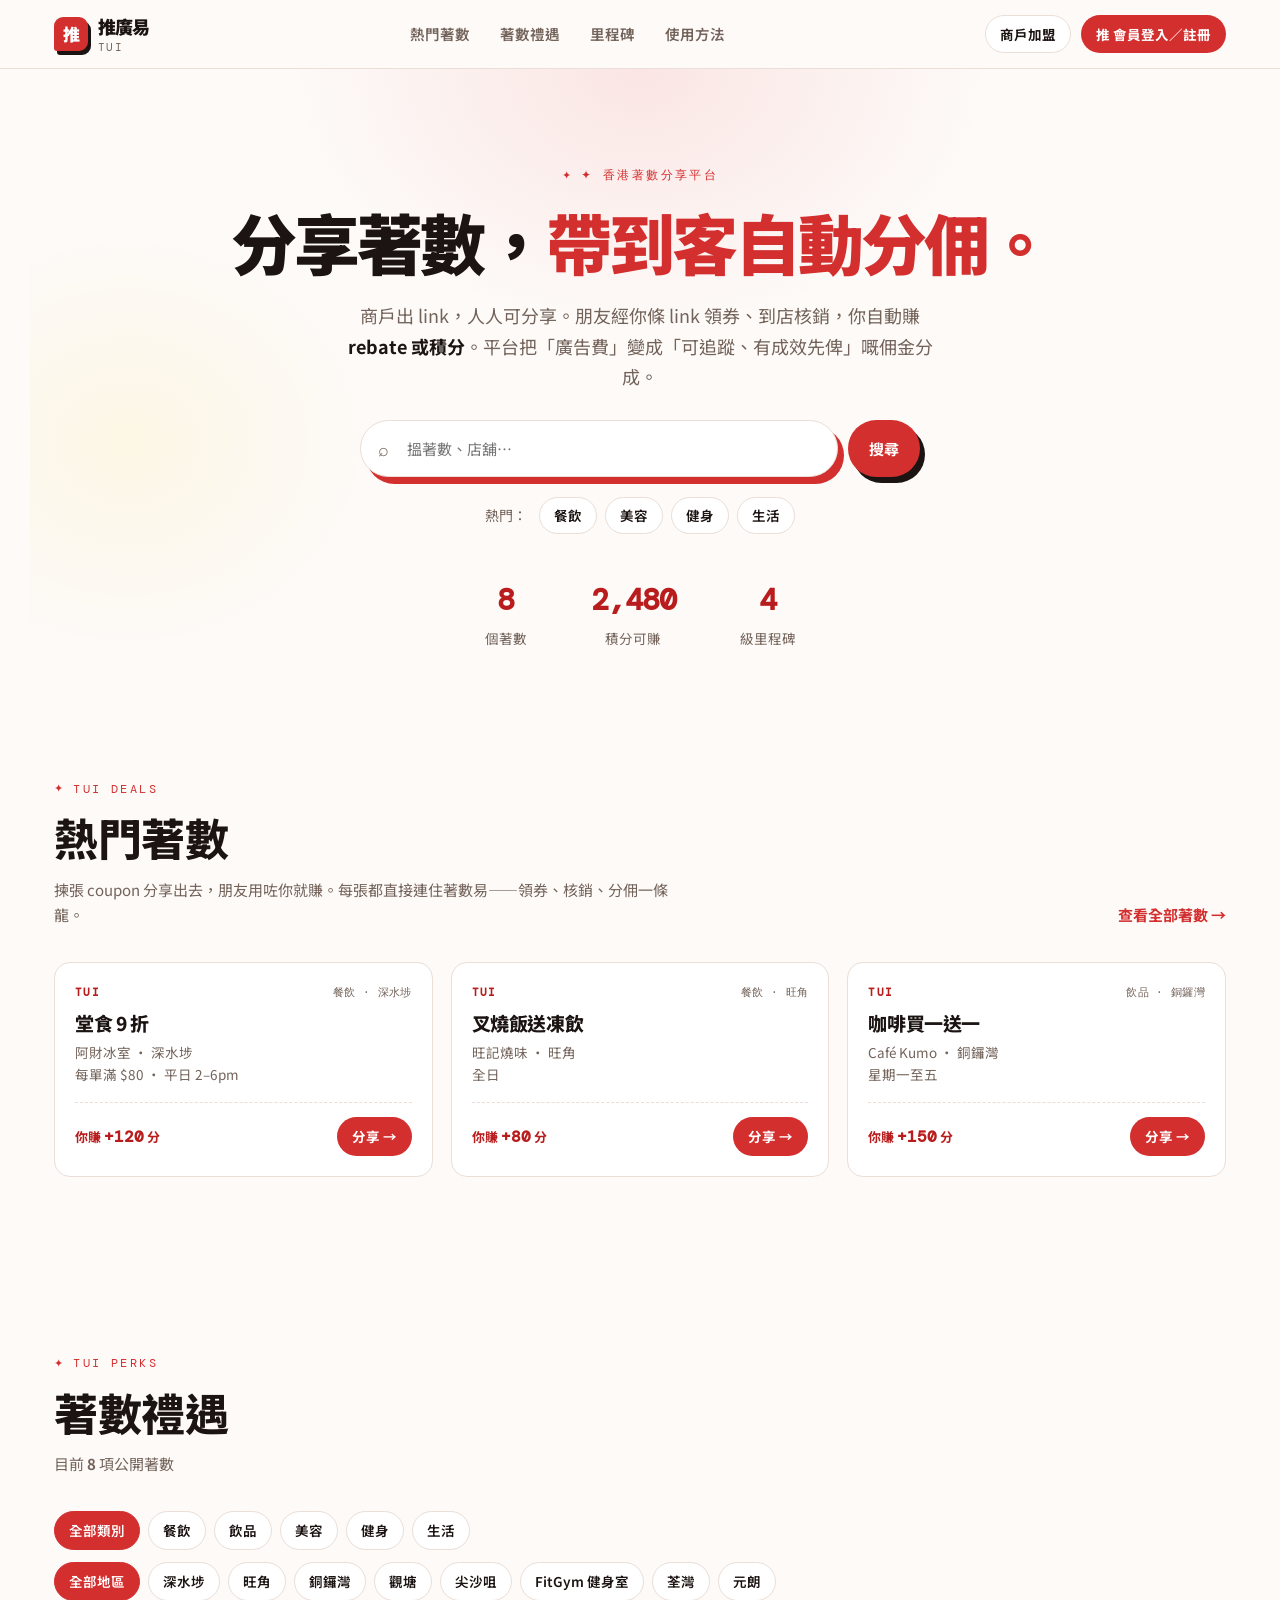
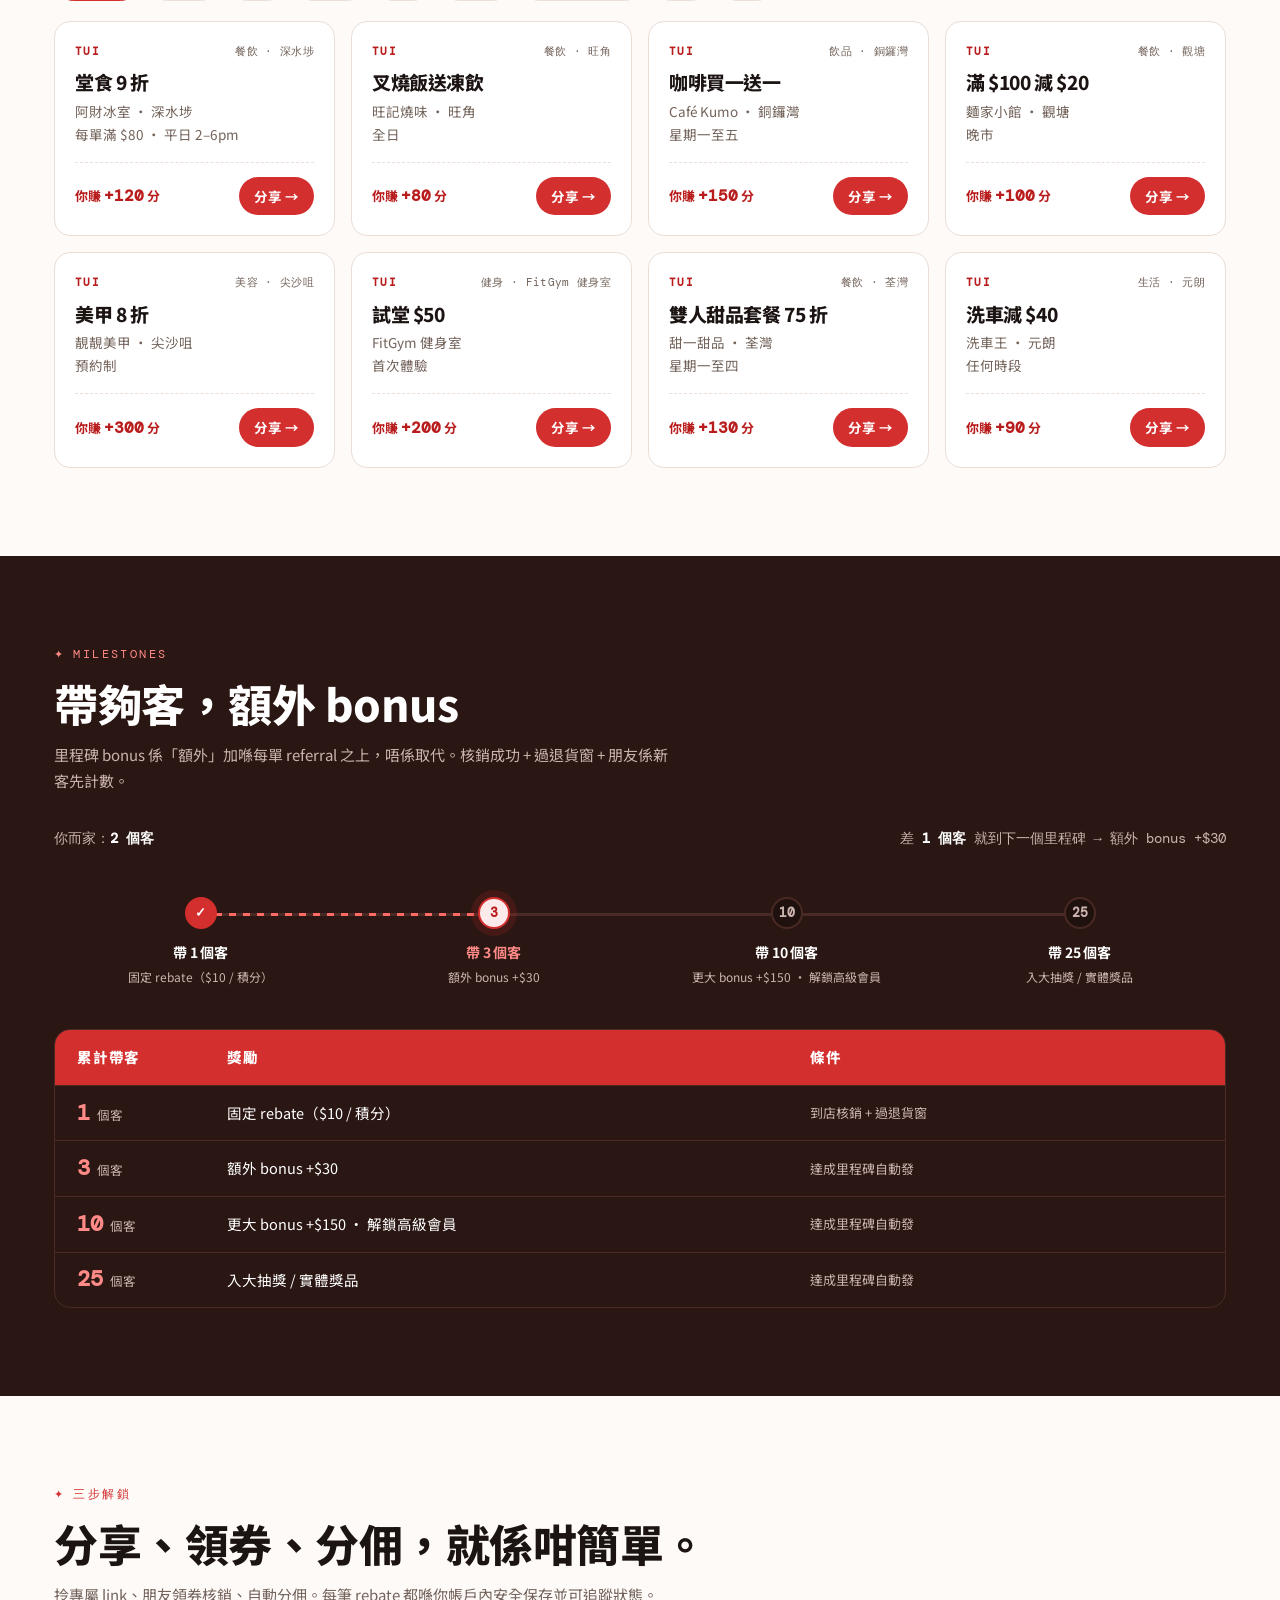
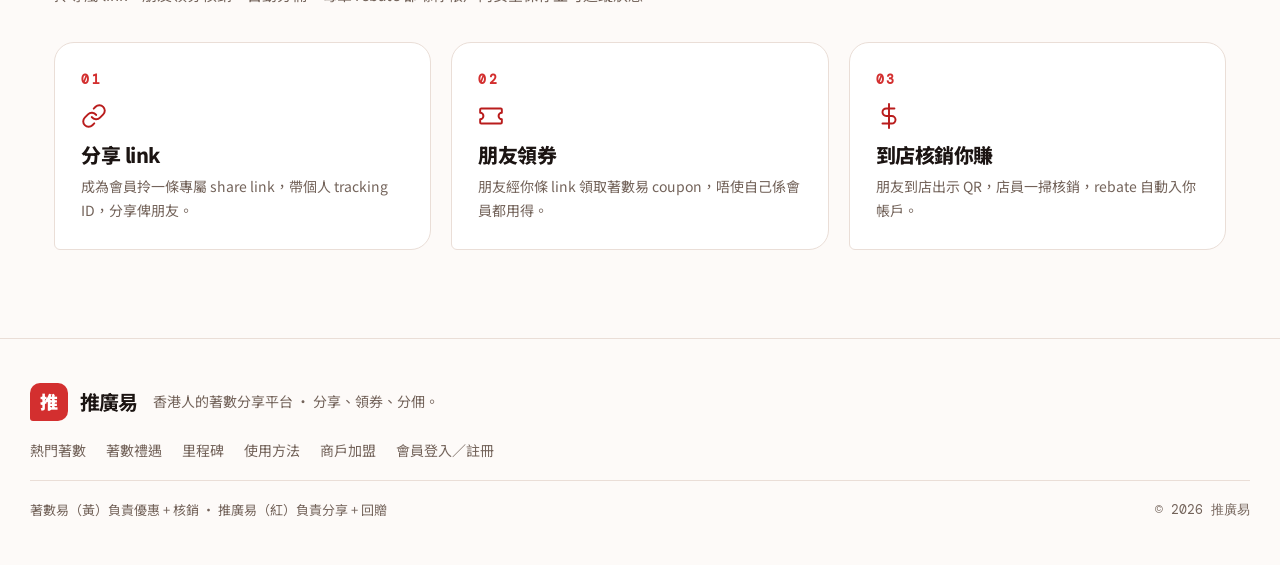
<file: phase1/index.html>
<!doctype html>
<html lang="zh-HK">
<head>
<meta charset="utf-8">
<meta name="viewport" content="width=device-width, initial-scale=1">
<title>推廣易｜香港著數分享平台 — 分享著數，帶到客自動分佣</title>
<link rel="preconnect" href="https://fonts.googleapis.com">
<link rel="preconnect" href="https://fonts.gstatic.com" crossorigin>
<link href="https://fonts.googleapis.com/css2?family=Noto+Sans+HK:wght@400;500;700;800;900&family=DM+Mono:wght@400;500&display=swap" rel="stylesheet">
<link rel="stylesheet" href="assets/styles.css">
</head>
<body>

<!-- ============ NAV ============ -->
<nav class="site-nav">
  <div class="sn-inner">
    <a class="brand" href="index.html">
      <span class="mark">推</span>
      <span>推廣易<small>TUI</small></span>
    </a>
    <div class="site-links" id="site-links">
      <a href="#deals">熱門著數</a>
      <a href="#perks">著數禮遇</a>
      <a href="#milestones">里程碑</a>
      <a href="#how">使用方法</a>
    </div>
    <button class="burger" id="burger" onclick="toggleMenu()" aria-label="選單">☰</button>
    <div class="nav-actions">
      <button class="btn btn-ghost btn-sm" onclick="openAuth('merchant')">商戶加盟</button>
      <button class="btn btn-primary btn-sm" onclick="openAuth('user')">推 會員登入／註冊</button>
    </div>
  </div>
</nav>

<!-- ============ HERO ============ -->
<header class="hero">
  <p class="eyebrow">✦ 香港著數分享平台</p>
  <h1>分享著數，<span class="hl">帶到客自動分佣。</span></h1>
  <p class="sub">商戶出 link，人人可分享。朋友經你條 link 領券、到店核銷，你自動賺 <b>rebate 或積分</b>。平台把「廣告費」變成「可追蹤、有成效先俾」嘅佣金分成。</p>

  <form class="searchbar" onsubmit="searchDeals(event)">
    <div class="sbox">
      <span class="ico">⌕</span>
      <input id="hero-search" placeholder="搵著數、店舖…">
    </div>
    <button class="btn btn-primary" type="submit">搜尋</button>
  </form>

  <div class="hot">
    <span class="lbl">熱門：</span>
    <button onclick="quickCat('餐飲')">餐飲</button>
    <button onclick="quickCat('美容')">美容</button>
    <button onclick="quickCat('健身')">健身</button>
    <button onclick="quickCat('生活')">生活</button>
  </div>

  <div class="stats">
    <div class="lstat"><b id="st-deals">8</b><span>個著數</span></div>
    <div class="lstat"><b>2,480</b><span>積分可賺</span></div>
    <div class="lstat"><b>4</b><span>級里程碑</span></div>
  </div>
</header>

<!-- ============ 熱門著數 ============ -->
<section class="sec" id="deals">
  <div class="sec-head">
    <div>
      <p class="eyebrow">TUI DEALS</p>
      <h2>熱門著數</h2>
      <p class="lead">揀張 coupon 分享出去，朋友用咗你就賺。每張都直接連住著數易——領券、核銷、分佣一條龍。</p>
    </div>
    <a class="more" href="#perks">查看全部著數 →</a>
  </div>
  <div class="sec-body">
    <div class="grid-3" id="hot-grid"></div>
  </div>
</section>

<!-- ============ 著數禮遇 ============ -->
<section class="sec" id="perks">
  <div class="sec-head">
    <div>
      <p class="eyebrow">TUI PERKS</p>
      <h2>著數禮遇</h2>
      <p class="lead">目前 <b id="perks-count">8</b> 項公開著數</p>
    </div>
  </div>
  <div class="sec-body">
    <div class="chips" style="margin-bottom:12px" id="cat-chips"></div>
    <div class="chips" style="margin-bottom:20px" id="dist-chips"></div>
    <div class="grid-4" id="perks-grid"></div>
    <div id="perks-empty" class="card" style="display:none;text-align:center;color:var(--muted)">
      <h3 style="margin-bottom:6px">暫時未有公開著數</h3>
      <p class="small">暫時未有相符著數；請調整篩選或稍後再試。</p>
    </div>
  </div>
</section>

<!-- ============ 里程碑 ============ -->
<section class="sec band" id="milestones">
  <div class="sec-head">
    <div>
      <p class="eyebrow on-dark">MILESTONES</p>
      <h2>帶夠客，額外 bonus</h2>
      <p class="lead">里程碑 bonus 係「額外」加喺每單 referral 之上，唔係取代。核銷成功 + 過退貨窗 + 朋友係新客先計數。</p>
    </div>
  </div>
  <div class="sec-body">
    <div class="m-progress-head" id="m-progress-head"></div>
    <div class="m-steps" id="milestone-steps"></div>
    <div class="m-table" id="milestone-table"></div>
  </div>
</section>

<!-- ============ 使用方法 ============ -->
<section class="sec" id="how">
  <div class="sec-head">
    <div>
      <p class="eyebrow">三步解鎖</p>
      <h2>分享、領券、分佣，就係咁簡單。</h2>
      <p class="lead">拎專屬 link、朋友領券核銷、自動分佣。每筆 rebate 都喺你帳戶內安全保存並可追蹤狀態。</p>
    </div>
  </div>
  <div class="sec-body">
    <div class="steps-3">
      <div class="step-card">
        <div class="num">01</div>
        <div class="ico" data-icon="link"></div>
        <h3>分享 link</h3>
        <p>成為會員拎一條專屬 share link，帶個人 tracking ID，分享俾朋友。</p>
      </div>
      <div class="step-card">
        <div class="num">02</div>
        <div class="ico" data-icon="ticket"></div>
        <h3>朋友領券</h3>
        <p>朋友經你條 link 領取著數易 coupon，唔使自己係會員都用得。</p>
      </div>
      <div class="step-card">
        <div class="num">03</div>
        <div class="ico" data-icon="coin"></div>
        <h3>到店核銷你賺</h3>
        <p>朋友到店出示 QR，店員一掃核銷，rebate 自動入你帳戶。</p>
      </div>
    </div>
  </div>
</section>

<!-- ============ FOOTER ============ -->
<footer class="footer">
  <div class="footer-inner">
    <div class="footer-brand">
      <span class="mark">推</span>
      <b>推廣易</b>
      <span class="footer-tag" style="margin-left:4px">香港人的著數分享平台 · 分享、領券、分佣。</span>
    </div>
    <div class="footer-links">
      <a href="#deals">熱門著數</a>
      <a href="#perks">著數禮遇</a>
      <a href="#milestones">里程碑</a>
      <a href="#how">使用方法</a>
      <a href="#" onclick="openAuth('merchant')">商戶加盟</a>
      <a href="#" onclick="openAuth('user')">會員登入／註冊</a>
    </div>
    <div class="footer-bottom">
      <span>著數易（黃）負責優惠 + 核銷 · 推廣易（紅）負責分享 + 回贈</span>
      <span class="mono">© 2026 推廣易</span>
    </div>
  </div>
</footer>

<!-- ============ AUTH MODAL ============ -->
<div class="modal-backdrop" id="auth-modal" style="display:none" onclick="if(event.target===this)closeAuth()">
  <div class="modal">
    <button class="close" onclick="closeAuth()">×</button>
    <h3 id="auth-title">登入 / 註冊</h3>
    <p class="muted small" style="margin-bottom:18px">同一張表格：新帳號會自動建立，舊帳號直接登入。</p>
    <div class="seg" style="margin-bottom:16px">
      <button type="button" id="role-user" aria-pressed="true" onclick="setRole('user')">我係用戶</button>
      <button type="button" id="role-merchant" aria-pressed="false" onclick="setRole('merchant')">我係商戶</button>
    </div>
    <div class="field"><label>名稱 / 店名</label>
      <input class="input" id="f-name" placeholder="例如：@hkfoodie ／ 阿財冰室">
    </div>
    <div class="field"><label>電郵</label>
      <input class="input" id="f-email" type="email" placeholder="you@example.com">
    </div>
    <div class="field"><label>密碼</label>
      <input class="input" id="f-pass" type="password" placeholder="••••••••">
    </div>
    <button class="btn btn-primary btn-block" onclick="submitAuth()">繼續 →</button>

    <div style="display:flex;align-items:center;gap:10px;margin:18px 0 14px">
      <span style="flex:1;height:1px;background:var(--line)"></span>
      <span class="muted small" style="font-family:var(--font-mono)">或</span>
      <span style="flex:1;height:1px;background:var(--line)"></span>
    </div>
    <div style="display:grid;grid-template-columns:1fr 1fr;gap:10px">
      <button class="btn btn-ghost" onclick="demoLogin('user')"><span data-icon="zap"></span>一鍵登入 · 用戶</button>
      <button class="btn btn-dark" onclick="demoLogin('merchant')"><span data-icon="zap"></span>一鍵登入 · 商戶</button>
    </div>
    <p class="small muted" style="margin-top:14px;text-align:center">純前端示範，帳號只存喺你部機（localStorage）。</p>
  </div>
</div>

<script src="assets/data.js"></script>
<script src="assets/icons.js"></script>
<script>
  const T = window.TGY;
  let role = 'user';
  let pcat = '全部', pdist = '全部', pquery = '';

  /* ---------- auth ---------- */
  function openAuth(r) { role = r || 'user'; setRole(role); document.getElementById('auth-modal').style.display = 'grid'; }
  function closeAuth() { document.getElementById('auth-modal').style.display = 'none'; }
  function setRole(r) {
    role = r;
    document.getElementById('role-user').setAttribute('aria-pressed', r === 'user');
    document.getElementById('role-merchant').setAttribute('aria-pressed', r === 'merchant');
    document.getElementById('auth-title').textContent = r === 'user' ? '用戶 · 登入 / 註冊' : '商戶 · 登入 / 註冊';
    document.getElementById('f-name').placeholder = r === 'user' ? '例如：@hkfoodie' : '例如：阿財冰室';
  }
  function submitAuth() {
    const name = document.getElementById('f-name').value.trim();
    const email = document.getElementById('f-email').value.trim();
    const pass = document.getElementById('f-pass').value;
    if (!name) return T.toast('請填名稱 / 店名');
    if (!email) return T.toast('請填電郵');
    if (!pass) return T.toast('請填密碼');
    finishLogin(name, email, role);
  }
  function demoLogin(r) {
    if (r === 'merchant') finishLogin('阿財冰室', 'shop@demo.tgy', 'merchant');
    else finishLogin('@hkfoodie', 'hkfoodie@demo.tgy', 'user');
  }
  function finishLogin(name, email, r) {
    const isMerchant = r === 'merchant';
    const handle = name.startsWith('@') ? name : '@' + name.replace(/\s+/g, '');
    const user = {
      name, email, handle, role: r,
      trackingId: T.makeTrackingId(),
      joined: new Date().toISOString().slice(0, 10),
      shopName: isMerchant ? name : '',
    };
    T.setUser(user);
    T.toast(isMerchant ? '商戶登入成功' : '登入成功，歡迎返嚟');
    setTimeout(() => { location.href = isMerchant ? 'merchant.html' : 'dashboard.html'; }, 450);
  }

  /* ---------- nav ---------- */
  function toggleMenu() { document.getElementById('site-links').classList.toggle('open'); }
  document.querySelectorAll('#site-links a').forEach((a) => a.addEventListener('click', () => {
    document.getElementById('site-links').classList.remove('open');
  }));

  /* ---------- helpers ---------- */
  const districtOf = (d) => { const m = d.shop.split('·').pop(); return m ? m.trim() : '香港'; };
  const districts = [...new Set(T.DEALS.map(districtOf))];
  const cats = ['全部', ...new Set(T.DEALS.map((d) => d.cat))];

  function offerCard(d) {
    return `<div class="offer-card">
      <div class="oc-top">
        <span class="oc-tag">TUI</span>
        <span class="oc-meta">${T.esc(d.cat)} · ${T.esc(districtOf(d))}</span>
      </div>
      <h3>${T.esc(d.title)}</h3>
      <div class="oc-desc">${T.esc(d.shop)}<br>${T.esc(d.cond)}</div>
      <div class="oc-earn">
        <span class="earn">你賺 <b>+${d.rebate}</b> 分</span>
        <button class="btn btn-primary btn-sm" onclick="shareDeal('${d.id}')">分享 →</button>
      </div>
    </div>`;
  }
  function shareDeal(id) { openAuth('user'); }

  /* ---------- hot deals ---------- */
  function renderHot() {
    document.getElementById('hot-grid').innerHTML = T.DEALS.slice(0, 3).map(offerCard).join('');
  }

  /* ---------- perks + filters ---------- */
  function renderChips() {
    document.getElementById('cat-chips').innerHTML = cats.map((c) =>
      `<button class="chip" aria-pressed="${c === pcat}" onclick="setCat('${c}')">${c === '全部' ? '全部類別' : c}</button>`).join('');
    document.getElementById('dist-chips').innerHTML = ['全部', ...districts].map((d) =>
      `<button class="chip" aria-pressed="${d === pdist}" onclick="setDist('${d}')">${d === '全部' ? '全部地區' : d}</button>`).join('');
  }
  window.setCat = function (c) { pcat = c; renderChips(); renderPerks(); };
  window.setDist = function (d) { pdist = d; renderChips(); renderPerks(); };

  function renderPerks() {
    const q = pquery.toLowerCase();
    const list = T.DEALS.filter((d) => {
      const okCat = pcat === '全部' || d.cat === pcat;
      const okDist = pdist === '全部' || districtOf(d) === pdist;
      const okQ = !q || (d.shop + d.title + d.cond + d.cat).toLowerCase().includes(q);
      return okCat && okDist && okQ;
    });
    document.getElementById('perks-count').textContent = list.length;
    document.getElementById('perks-grid').innerHTML = list.map(offerCard).join('');
    document.getElementById('perks-empty').style.display = list.length ? 'none' : '';
  }

  /* ---------- search ---------- */
  function searchDeals(e) {
    if (e) e.preventDefault();
    pquery = document.getElementById('hero-search').value.trim();
    renderPerks();
    document.getElementById('perks').scrollIntoView({ behavior: 'smooth' });
  }
  function quickCat(c) {
    pcat = c; renderChips(); renderPerks();
    document.getElementById('perks').scrollIntoView({ behavior: 'smooth' });
  }

  /* ---------- milestones ---------- */
  function renderMilestones() {
    const cur = 2; // 示範：你而家累計帶客
    const nextIdx = T.MILESTONES.findIndex((m) => cur < m.n);
    const next = T.MILESTONES[nextIdx];
    document.getElementById('m-progress-head').innerHTML =
      '<span>你而家：<b>' + cur + ' 個客</b></span>' +
      '<span>差 <b>' + (next.n - cur) + ' 個客</b> 就到下一個里程碑 → ' + T.esc(next.reward) + '</span>';
    document.getElementById('milestone-steps').innerHTML = T.MILESTONES.map((m, i) => {
      const reached = cur >= m.n;
      const isNext = i === nextIdx;
      return '<div class="m-step' + (reached ? ' reached' : '') + (isNext ? ' next' : '') + '">' +
        '<div class="m-node">' + (reached ? '✓' : m.n) + '</div>' +
        '<div class="m-lbl"><b>帶 ' + m.n + ' 個客</b><small>' + T.esc(m.reward) + '</small></div>' +
      '</div>';
    }).join('');
    document.getElementById('milestone-table').innerHTML =
      '<div class="m-trow head"><div>累計帶客</div><div>獎勵</div><div>條件</div></div>' +
      T.MILESTONES.map((m) =>
        '<div class="m-trow">' +
          '<div class="m-tqty"><b>' + m.n + '</b><span>個客</span></div>' +
          '<div>' + T.esc(m.reward) + '</div>' +
          '<div class="m-cond">' + T.esc(m.cond) + '</div>' +
        '</div>').join('');
  }

  /* ---------- boot ---------- */
  document.getElementById('st-deals').textContent = T.DEALS.length;
  renderHot();
  renderChips();
  renderPerks();
  renderMilestones();
  setRole('user');
</script>
</body>
</html>
</file>
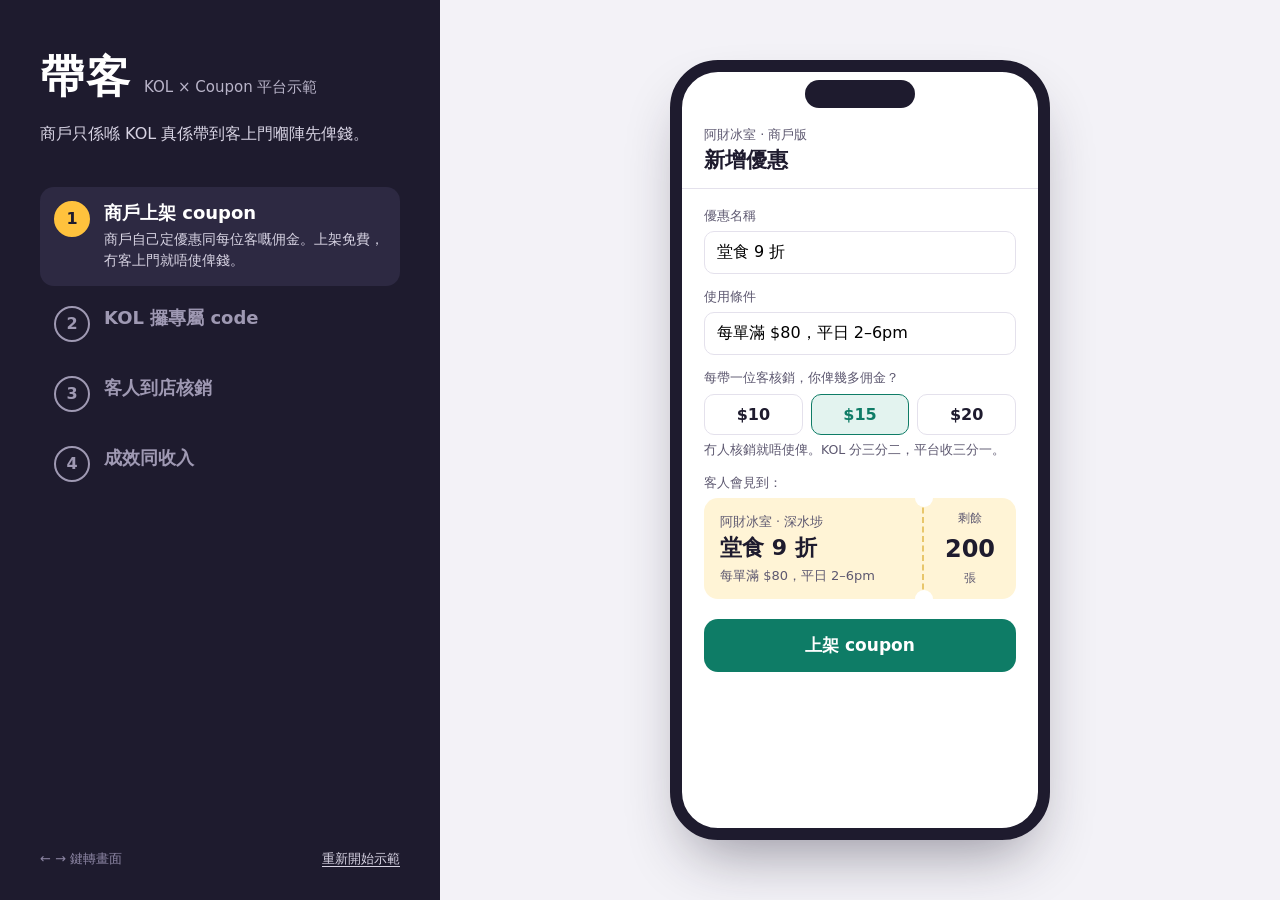
<file: docs/demo.html>
<!doctype html>
<html lang="zh-HK">
<head>
<meta charset="utf-8">
<meta name="viewport" content="width=device-width, initial-scale=1">
<title>帶客 · KOL × Coupon 示範</title>
<style>
  :root {
    --ink: #1e1b2e;
    --ink-soft: #5d5870;
    --line: #e4e1ec;
    --page: #f3f2f7;
    --jade: #0e7c66;
    --jade-soft: #e3f3ef;
    --red: #e23d3d;
    --ticket: #ffc23d;
    --ticket-soft: #fff4d6;
    --white: #ffffff;
    --font: "PingFang HK", "PingFang TC", "Heiti TC", "Microsoft JhengHei",
      system-ui, sans-serif;
    --num: ui-rounded, "SF Pro Rounded", "PingFang HK", system-ui, sans-serif;
  }
  * { box-sizing: border-box; margin: 0; padding: 0; }
  html, body { height: 100%; }
  body {
    font-family: var(--font);
    color: var(--ink);
    background: var(--page);
    display: grid;
    grid-template-columns: minmax(300px, 440px) 1fr;
    overflow: hidden;
  }
  button { font: inherit; color: inherit; cursor: pointer; border: 0; background: none; }
  button:focus-visible, input:focus-visible {
    outline: 3px solid var(--ticket);
    outline-offset: 2px;
  }

  /* Left rail: the story the presenter walks through */
  .rail {
    background: var(--ink);
    color: #fff;
    padding: 48px 40px 32px;
    display: flex;
    flex-direction: column;
  }
  .brand { display: flex; align-items: baseline; gap: 12px; }
  .brand b { font-size: 44px; font-weight: 800; letter-spacing: 2px; }
  .brand span { color: #b9b4c9; font-size: 15px; }
  .pitch { margin-top: 14px; color: #d7d3e3; font-size: 16px; line-height: 1.6; }
  .steps { list-style: none; margin-top: 40px; display: grid; gap: 6px; }
  .step {
    width: 100%;
    text-align: left;
    display: grid;
    grid-template-columns: 36px 1fr;
    gap: 14px;
    padding: 14px 14px;
    border-radius: 14px;
    color: #9f99b3;
    transition: background .2s, color .2s;
  }
  .step .n {
    width: 36px; height: 36px; border-radius: 50%;
    border: 2px solid currentColor;
    display: grid; place-items: center;
    font-family: var(--num); font-weight: 700;
  }
  .step h3 { font-size: 18px; font-weight: 700; }
  .step p { font-size: 14px; line-height: 1.55; margin-top: 4px; display: none; }
  .step[aria-current="step"] { background: #2d2942; color: #fff; }
  .step[aria-current="step"] .n { background: var(--ticket); border-color: var(--ticket); color: var(--ink); }
  .step[aria-current="step"] p { display: block; color: #d7d3e3; }
  .step.done .n { background: var(--jade); border-color: var(--jade); color: #fff; }
  .rail-foot {
    margin-top: auto;
    display: flex; justify-content: space-between; align-items: center;
    color: #8c85a3; font-size: 13px;
  }
  .rail-foot button { color: #d7d3e3; text-decoration: underline; text-underline-offset: 3px; }

  /* Stage + phone */
  .stage { display: grid; place-items: center; padding: 24px; position: relative; }
  .phone {
    width: 380px;
    height: min(780px, calc(100vh - 48px));
    background: var(--white);
    border-radius: 48px;
    border: 12px solid var(--ink);
    box-shadow: 0 30px 60px -20px rgba(30, 27, 46, .45);
    overflow: hidden;
    display: flex; flex-direction: column;
    position: relative;
  }
  .notch {
    position: absolute; top: 8px; left: 50%; transform: translateX(-50%);
    width: 110px; height: 28px; background: var(--ink); border-radius: 20px; z-index: 3;
  }
  .appbar {
    padding: 52px 22px 14px;
    border-bottom: 1px solid var(--line);
  }
  .appbar small { color: var(--ink-soft); font-size: 13px; }
  .appbar h2 { font-size: 21px; margin-top: 2px; }
  .screen { flex: 1; overflow-y: auto; padding: 18px 22px 22px; }
  .screen[hidden] { display: none; }
  .cta {
    width: 100%;
    padding: 15px;
    border-radius: 14px;
    background: var(--jade);
    color: #fff;
    font-size: 17px;
    font-weight: 700;
    margin-top: 16px;
  }
  .cta.ghost { background: var(--jade-soft); color: var(--jade); }
  .cta:active { transform: translateY(1px); }

  /* Form */
  label.f { display: block; margin-bottom: 14px; }
  label.f span { display: block; font-size: 13px; color: var(--ink-soft); margin-bottom: 6px; }
  label.f input {
    width: 100%; font: inherit; font-size: 16px;
    padding: 11px 12px; border: 1.5px solid var(--line); border-radius: 10px;
  }
  .seg { display: grid; grid-template-columns: repeat(3, 1fr); gap: 8px; }
  .seg button {
    padding: 10px 0; border-radius: 10px; border: 1.5px solid var(--line);
    font-family: var(--num); font-weight: 700; font-size: 16px;
  }
  .seg button[aria-pressed="true"] { border-color: var(--jade); background: var(--jade-soft); color: var(--jade); }
  .hint { font-size: 12.5px; color: var(--ink-soft); margin-top: 6px; line-height: 1.5; }

  /* The coupon "飛" — the one memorable object */
  .ticket {
    display: grid;
    grid-template-columns: 1fr 92px;
    background: var(--ticket-soft);
    border-radius: 14px;
    position: relative;
    margin: 6px 0 4px;
  }
  .ticket::before, .ticket::after {
    content: ""; position: absolute; left: calc(100% - 92px - 9px);
    width: 18px; height: 18px; border-radius: 50%; background: var(--white);
  }
  .ticket::before { top: -9px; }
  .ticket::after { bottom: -9px; }
  .ticket .main { padding: 16px 16px 14px; border-right: 2px dashed #e8c66b; }
  .ticket .shop { font-size: 12.5px; color: var(--ink-soft); }
  .ticket .title { font-size: 22px; font-weight: 800; margin-top: 2px; }
  .ticket .cond { font-size: 13px; color: var(--ink-soft); margin-top: 4px; }
  .ticket .stub {
    display: grid; place-items: center; text-align: center;
    font-size: 12px; color: var(--ink-soft); padding: 8px;
  }
  .ticket .stub b { display: block; font-family: var(--num); font-size: 24px; color: var(--ink); }
  .ticket.new { outline: 2px solid var(--ticket); }
  .badge {
    display: inline-block; font-size: 11.5px; font-weight: 700;
    padding: 2px 8px; border-radius: 99px; background: var(--red); color: #fff;
    vertical-align: 2px; margin-left: 6px;
  }

  /* KOL */
  .profile { display: flex; gap: 12px; align-items: center; margin-bottom: 16px; }
  .avatar {
    width: 52px; height: 52px; border-radius: 50%;
    background: conic-gradient(var(--red), var(--ticket), var(--jade), var(--red));
    display: grid; place-items: center;
  }
  .avatar i {
    width: 44px; height: 44px; border-radius: 50%; background: var(--white);
    display: grid; place-items: center; font-style: normal; font-size: 20px;
  }
  .profile b { font-size: 17px; }
  .profile small { display: block; color: var(--ink-soft); font-size: 13px; }
  .earn { font-size: 13px; color: var(--jade); font-weight: 700; margin-top: 6px; }
  .codebox {
    margin-top: 16px; padding: 16px; border-radius: 14px;
    border: 2px solid var(--jade); background: var(--jade-soft); text-align: center;
  }
  .codebox .code { font-family: var(--num); font-size: 30px; font-weight: 800; letter-spacing: 3px; color: var(--jade); }
  .codebox .link { font-size: 14px; color: var(--ink-soft); margin-top: 4px; }
  .post {
    margin-top: 14px; border: 1px solid var(--line); border-radius: 14px; padding: 14px;
    font-size: 14px; line-height: 1.6;
  }
  .post small { color: var(--ink-soft); }

  /* QR + scanner */
  .qrwrap { display: grid; place-items: center; margin: 14px 0 6px; position: relative; }
  .qr { width: 200px; height: 200px; image-rendering: pixelated; }
  .scanline {
    position: absolute; left: 50%; width: 230px; height: 3px; margin-left: -115px;
    background: var(--red); box-shadow: 0 0 12px var(--red); top: 0; opacity: 0;
  }
  .scanning .scanline { animation: scan 1.1s ease-in-out; }
  @keyframes scan {
    0% { top: 0; opacity: 1; }
    50% { top: 196px; opacity: 1; }
    100% { top: 0; opacity: 0; }
  }
  .center { text-align: center; }
  .via { font-size: 14px; color: var(--ink-soft); }
  .result { text-align: center; padding-top: 18px; }
  .stamp {
    width: 150px; height: 150px; margin: 4px auto 14px;
    border: 5px solid var(--red); border-radius: 50%;
    display: grid; place-items: center; color: var(--red);
    font-size: 30px; font-weight: 900; transform: rotate(-12deg);
    animation: stamp .35s cubic-bezier(.2, 1.6, .4, 1);
  }
  @keyframes stamp {
    from { transform: rotate(-12deg) scale(1.8); opacity: 0; }
    to { transform: rotate(-12deg) scale(1); opacity: 1; }
  }
  .ledger {
    margin-top: 14px; text-align: left; border-top: 1px dashed var(--line);
    padding-top: 12px; font-size: 14.5px;
  }
  .ledger div { display: flex; justify-content: space-between; padding: 4px 0; }
  .ledger b { font-family: var(--num); }

  /* Dashboard */
  .tabs { display: grid; grid-template-columns: 1fr 1fr; background: var(--page); border-radius: 12px; padding: 4px; margin-bottom: 16px; }
  .tabs button { padding: 9px; border-radius: 9px; font-size: 14.5px; font-weight: 700; color: var(--ink-soft); }
  .tabs button[aria-selected="true"] { background: var(--white); color: var(--ink); box-shadow: 0 1px 3px rgba(30, 27, 46, .15); }
  .kpis { display: grid; grid-template-columns: 1fr 1fr; gap: 10px; }
  .kpi { padding: 12px; border-radius: 12px; background: var(--page); }
  .kpi small { font-size: 12.5px; color: var(--ink-soft); }
  .kpi b { display: block; font-family: var(--num); font-size: 26px; margin-top: 2px; }
  .kpi.hero { grid-column: span 2; background: var(--ink); color: #fff; }
  .kpi.hero small { color: #cfcade; }
  .kpi.hero b { font-size: 34px; color: var(--ticket); }
  h4 { font-size: 15px; margin: 18px 0 8px; }
  .bar { margin-bottom: 10px; }
  .bar .row { display: flex; justify-content: space-between; font-size: 14px; }
  .bar .row b { font-family: var(--num); }
  .bar .track { height: 8px; border-radius: 4px; background: var(--page); margin-top: 4px; overflow: hidden; }
  .bar .fill { height: 100%; background: var(--jade); border-radius: 4px; transition: width .6s; }
  .bar.lit .fill { background: var(--red); }
  table { width: 100%; border-collapse: collapse; font-size: 14px; }
  td, th { padding: 8px 4px; border-bottom: 1px solid var(--line); text-align: left; }
  th { font-size: 12.5px; color: var(--ink-soft); font-weight: 500; }
  td.r, th.r { text-align: right; font-family: var(--num); }
  tr.lit td { background: var(--ticket-soft); }
  .note { font-size: 12.5px; color: var(--ink-soft); margin-top: 12px; line-height: 1.5; }

  .toast {
    position: absolute; left: 50%; bottom: 36px; transform: translate(-50%, 20px);
    background: var(--ink); color: #fff; padding: 12px 20px; border-radius: 99px;
    font-size: 15px; opacity: 0; transition: opacity .2s, transform .2s; pointer-events: none;
    white-space: nowrap;
  }
  .toast.show { opacity: 1; transform: translate(-50%, 0); }

  @media (max-width: 860px) {
    body { grid-template-columns: 1fr; overflow: auto; }
    .rail { padding: 28px 22px; }
    .phone { height: 720px; }
  }
  @media (prefers-reduced-motion: reduce) {
    *, *::before, *::after { animation: none !important; transition: none !important; }
  }
</style>
</head>
<body>

<aside class="rail">
  <div class="brand"><b>帶客</b><span>KOL × Coupon 平台示範</span></div>
  <p class="pitch">商戶只係喺 KOL 真係帶到客上門嗰陣先俾錢。</p>
  <ol class="steps" id="steps"></ol>
  <div class="rail-foot">
    <span>← → 鍵轉畫面</span>
    <button type="button" id="reset">重新開始示範</button>
  </div>
</aside>

<main class="stage">
  <div class="phone">
    <div class="notch"></div>
    <header class="appbar"><small id="who"></small><h2 id="what"></h2></header>

    <!-- 1 商戶 -->
    <section class="screen" data-step="0">
      <label class="f"><span>優惠名稱</span><input id="f-title" value="堂食 9 折"></label>
      <label class="f"><span>使用條件</span><input id="f-cond" value="每單滿 $80，平日 2–6pm"></label>
      <div class="f" style="margin-bottom:14px">
        <span class="hint" style="display:block;margin:0 0 6px">每帶一位客核銷，你俾幾多佣金？</span>
        <div class="seg" id="fee">
          <button type="button" data-v="10" aria-pressed="false">$10</button>
          <button type="button" data-v="15" aria-pressed="true">$15</button>
          <button type="button" data-v="20" aria-pressed="false">$20</button>
        </div>
        <p class="hint">冇人核銷就唔使俾。KOL 分三分二，平台收三分一。</p>
      </div>
      <p class="hint" style="margin-bottom:6px">客人會見到：</p>
      <div class="ticket" id="preview"></div>
      <button type="button" class="cta" id="publish">上架 coupon</button>
    </section>

    <!-- 2 KOL -->
    <section class="screen" data-step="1" hidden>
      <div class="profile">
        <div class="avatar"><i>🍜</i></div>
        <div><b>@食好啲先</b><small>Instagram 2.4 萬 · 小紅書 8,600</small></div>
      </div>
      <p class="hint" style="margin:0 0 8px">附近可以推介嘅優惠</p>
      <div id="kol-list"></div>
      <div id="kol-code" hidden>
        <div class="codebox">
          <div class="hint" style="margin:0 0 4px">你嘅專屬 code</div>
          <div class="code" id="code-text"></div>
          <div class="link" id="code-link"></div>
        </div>
        <div class="post">
          <small>建議 post 文字，一撳就複製</small><br>
          阿財冰室嘅西多士真係邪惡 🤤 平日下晝去，出示我條 link 堂食 9 折！
          <span id="post-link" style="color:var(--jade)"></span>
        </div>
        <button type="button" class="cta" id="to-store">下一步：客人到店</button>
      </div>
    </section>

    <!-- 3 到店核銷 -->
    <section class="screen" data-step="2" hidden>
      <div id="cust">
        <p class="via center">客人喺店內打開 link，出示 QR</p>
        <div class="qrwrap" id="qrwrap">
          <canvas class="qr" id="qr" width="25" height="25" aria-label="優惠 QR code"></canvas>
          <div class="scanline"></div>
        </div>
        <div class="ticket" id="cust-ticket"></div>
        <button type="button" class="cta" id="scan">店員掃碼</button>
      </div>
      <div id="done" class="result" hidden>
        <div class="stamp">已核銷</div>
        <h3 id="done-title" style="font-size:22px"></h3>
        <p class="via" id="done-via"></p>
        <div class="ledger">
          <div><span>商戶俾佣金</span><b id="l-fee"></b></div>
          <div><span>KOL 收</span><b id="l-kol"></b></div>
          <div><span>平台收</span><b id="l-plat" style="color:var(--jade)"></b></div>
        </div>
        <p class="hint">每個 QR 只可以用一次，再掃會顯示「已使用」。</p>
        <button type="button" class="cta ghost" id="again">再嚟一位客</button>
        <button type="button" class="cta" id="to-dash">睇成效</button>
      </div>
    </section>

    <!-- 4 Dashboard -->
    <section class="screen" data-step="3" hidden>
      <div class="tabs" role="tablist">
        <button type="button" role="tab" aria-selected="true" data-tab="m">商戶睇</button>
        <button type="button" role="tab" aria-selected="false" data-tab="p">平台（你）睇</button>
      </div>
      <div id="tab-m"></div>
      <div id="tab-p" hidden></div>
    </section>

    <div class="toast" id="toast"></div>
  </div>
</main>

<script>
  const STEPS = [
    { title: "商戶上架 coupon", who: "阿財冰室 · 商戶版", what: "新增優惠",
      say: "商戶自己定優惠同每位客嘅佣金。上架免費，冇客上門就唔使俾錢。" },
    { title: "KOL 攞專屬 code", who: "KOL 版", what: "揀優惠推介",
      say: "每個 KOL 有自己嘅 code 同 link，邊個帶嚟嘅客一清二楚。" },
    { title: "客人到店核銷", who: "阿財冰室 · 收銀", what: "掃碼核銷",
      say: "店員用手機一掃就得，唔使改 POS。QR 一次性，防重複使用。" },
    { title: "成效同收入", who: "報表", what: "今個月成效",
      say: "商戶睇到每個 KOL 帶咗幾多客；你睇到成個平台收幾多錢。" },
  ];

  const SEED_KOLS = [
    { name: "@食好啲先", n: 41 },
    { name: "@深水埗搵食", n: 33 },
    { name: "@hkfoodie_mia", n: 27 },
    { name: "@週末去邊食", n: 19 },
  ];
  const OTHER_SHOPS = [
    { name: "旺記燒味", n: 212, fee: 12 },
    { name: "麵家小館", n: 158, fee: 15 },
    { name: "Café Kumo", n: 96, fee: 20 },
  ];
  const AVG_SPEND = 118;

  const state = fresh();
  function fresh() {
    return { step: 0, fee: 15, published: false, code: null, redeemed: 0, used: false, tab: "m" };
  }

  const $ = (id) => document.getElementById(id);
  const money = (v) => "$" + v.toLocaleString("en-HK");

  function ticketHTML(extra = "") {
    const t = $("f-title").value || "優惠";
    const c = $("f-cond").value;
    return `<div class="main"><div class="shop">阿財冰室 · 深水埗</div>
      <div class="title">${esc(t)}${extra}</div><div class="cond">${esc(c)}</div></div>
      <div class="stub">剩餘<b>${200 - state.redeemed}</b>張</div>`;
  }
  function esc(s) {
    return s.replace(/[&<>"]/g, (ch) => ({ "&": "&amp;", "<": "&lt;", ">": "&gt;", '"': "&quot;" }[ch]));
  }

  function toast(msg) {
    const el = $("toast");
    el.textContent = msg;
    el.classList.add("show");
    clearTimeout(toast.t);
    toast.t = setTimeout(() => el.classList.remove("show"), 1800);
  }

  function renderRail() {
    $("steps").innerHTML = STEPS.map((s, i) => `
      <li><button type="button" class="step ${i < state.step ? "done" : ""}"
        ${i === state.step ? 'aria-current="step"' : ""} data-go="${i}">
        <span class="n">${i < state.step ? "✓" : i + 1}</span>
        <span><h3>${s.title}</h3><p>${s.say}</p></span>
      </button></li>`).join("");
  }

  function go(i) {
    state.step = Math.max(0, Math.min(STEPS.length - 1, i));
    document.querySelectorAll(".screen").forEach((el) => {
      el.hidden = Number(el.dataset.step) !== state.step;
    });
    $("who").textContent = STEPS[state.step].who;
    $("what").textContent = STEPS[state.step].what;
    if (state.step === 1) renderKol();
    if (state.step === 2) renderStore();
    if (state.step === 3) renderDash();
    renderRail();
  }

  /* 1 — merchant */
  function renderPreview() { $("preview").innerHTML = ticketHTML(); }
  $("f-title").addEventListener("input", renderPreview);
  $("f-cond").addEventListener("input", renderPreview);
  $("fee").addEventListener("click", (e) => {
    const b = e.target.closest("button");
    if (!b) return;
    state.fee = Number(b.dataset.v);
    $("fee").querySelectorAll("button").forEach((x) => x.setAttribute("aria-pressed", x === b));
  });
  $("publish").addEventListener("click", () => {
    state.published = true;
    toast("已上架，KOL 而家睇到");
    setTimeout(() => go(1), 700);
  });

  /* 2 — KOL */
  function renderKol() {
    const kolCut = Math.round(state.fee * 2 / 3);
    const mine = state.published ? `
      <div class="ticket new">${ticketHTML('<span class="badge">新</span>')}</div>
      <p class="earn">每帶一位客核銷，你賺 ${money(kolCut)}</p>
      ${state.code ? "" : '<button type="button" class="cta" id="get-code">攞我嘅專屬 code</button>'}` :
      '<p class="hint">商戶仲未上架優惠，返去第 1 步。</p>';
    $("kol-list").innerHTML = mine + `
      <div class="ticket" style="margin-top:18px;opacity:.6"><div class="main">
        <div class="shop">旺記燒味 · 旺角</div><div class="title">叉燒飯送凍飲</div>
        <div class="cond">全日</div></div><div class="stub">剩餘<b>64</b>張</div></div>`;
    const btn = $("get-code");
    if (btn) btn.addEventListener("click", () => {
      state.code = "FOOD-" + Math.random().toString(36).slice(2, 6).toUpperCase();
      renderKol();
      toast("Code 已產生");
    });
    $("kol-code").hidden = !state.code;
    if (state.code) {
      $("code-text").textContent = state.code;
      const link = "daaihaak.hk/c/" + state.code.slice(5);
      $("code-link").textContent = link;
      $("post-link").textContent = link;
    }
  }
  $("to-store").addEventListener("click", () => go(2));

  /* 3 — redeem */
  function drawQR(seed) {
    const cv = $("qr"), ctx = cv.getContext("2d"), N = 25;
    let h = 0;
    for (const ch of seed) h = (h * 31 + ch.charCodeAt(0)) >>> 0;
    const rnd = () => ((h = (h * 1103515245 + 12345) >>> 0) / 4294967296);
    ctx.fillStyle = "#fff"; ctx.fillRect(0, 0, N, N);
    ctx.fillStyle = "#1e1b2e";
    for (let y = 0; y < N; y++) for (let x = 0; x < N; x++) if (rnd() > .52) ctx.fillRect(x, y, 1, 1);
    const finder = (x, y) => {
      ctx.fillStyle = "#fff"; ctx.fillRect(x - 1, y - 1, 9, 9);
      ctx.fillStyle = "#1e1b2e"; ctx.fillRect(x, y, 7, 7);
      ctx.fillStyle = "#fff"; ctx.fillRect(x + 1, y + 1, 5, 5);
      ctx.fillStyle = "#1e1b2e"; ctx.fillRect(x + 2, y + 2, 3, 3);
    };
    finder(0, 0); finder(N - 7, 0); finder(0, N - 7);
  }
  function renderStore() {
    $("cust").hidden = false;
    $("done").hidden = true;
    state.used = false;
    $("cust-ticket").innerHTML = ticketHTML();
    drawQR((state.code || "DEMO") + state.redeemed);
    $("scan").disabled = false;
  }
  $("scan").addEventListener("click", () => {
    if (state.used) { toast("呢張 coupon 已經用咗"); return; }
    $("scan").disabled = true;
    const wrap = $("qrwrap");
    wrap.classList.remove("scanning"); void wrap.offsetWidth; wrap.classList.add("scanning");
    const reduce = matchMedia("(prefers-reduced-motion: reduce)").matches;
    setTimeout(() => {
      state.used = true;
      state.redeemed += 1;
      const kol = Math.round(state.fee * 2 / 3);
      $("done-title").textContent = $("f-title").value;
      $("done-via").textContent = `經 @食好啲先 · code ${state.code || "FOOD-DEMO"}`;
      $("l-fee").textContent = money(state.fee);
      $("l-kol").textContent = money(kol);
      $("l-plat").textContent = money(state.fee - kol);
      $("cust").hidden = true;
      $("done").hidden = false;
    }, reduce ? 0 : 1100);
  });
  $("again").addEventListener("click", renderStore);
  $("to-dash").addEventListener("click", () => go(3));

  /* 4 — dashboard */
  function renderDash() {
    const kols = SEED_KOLS.map((k, i) => ({ ...k, n: k.n + (i === 0 ? state.redeemed : 0) }));
    const total = kols.reduce((a, k) => a + k.n, 0);
    const max = Math.max(...kols.map((k) => k.n));
    $("tab-m").innerHTML = `
      <div class="kpis">
        <div class="kpi hero"><small>KOL 今個月帶嚟嘅客</small><b>${total} 位</b></div>
        <div class="kpi"><small>帶嚟生意額（估）</small><b>${money(total * AVG_SPEND)}</b></div>
        <div class="kpi"><small>俾咗佣金</small><b>${money(total * state.fee)}</b></div>
      </div>
      <h4>邊個 KOL 帶客最多</h4>
      ${kols.map((k, i) => `<div class="bar ${i === 0 && state.redeemed ? "lit" : ""}">
        <div class="row"><span>${k.name}</span><b>${k.n}</b></div>
        <div class="track"><div class="fill" style="width:${k.n / max * 100}%"></div></div></div>`).join("")}
      <p class="note">每位客成本 ${money(state.fee)}，對比一口價 post 動輒 $1,500 起，冇客就唔使俾。</p>`;

    const platFee = (fee) => fee - Math.round(fee * 2 / 3);
    const shops = [{ name: "阿財冰室", n: total, fee: state.fee, me: true }, ...OTHER_SHOPS];
    const rev = shops.reduce((a, s) => a + s.n * platFee(s.fee), 0);
    const reds = shops.reduce((a, s) => a + s.n, 0);
    $("tab-p").innerHTML = `
      <div class="kpis">
        <div class="kpi hero"><small>平台今個月收入</small><b>${money(rev)}</b></div>
        <div class="kpi"><small>商戶</small><b>${shops.length} 間</b></div>
        <div class="kpi"><small>總核銷</small><b>${reds}</b></div>
      </div>
      <h4>每間商戶</h4>
      <table><thead><tr><th>商戶</th><th class="r">核銷</th><th class="r">平台收</th></tr></thead>
      <tbody>${shops.map((s) => `<tr class="${s.me && state.redeemed ? "lit" : ""}">
        <td>${s.name}</td><td class="r">${s.n}</td><td class="r">${money(s.n * platFee(s.fee))}</td></tr>`).join("")}
      </tbody></table>
      <p class="note">示範數字。商戶越多、核銷越多，平台收入跟住升；唔使預先收商戶月費。</p>`;
    showTab(state.tab);
  }
  function showTab(t) {
    state.tab = t;
    document.querySelectorAll("[role=tab]").forEach((b) => b.setAttribute("aria-selected", b.dataset.tab === t));
    $("tab-m").hidden = t !== "m";
    $("tab-p").hidden = t !== "p";
  }
  document.querySelector(".tabs").addEventListener("click", (e) => {
    const b = e.target.closest("[role=tab]");
    if (b) showTab(b.dataset.tab);
  });

  /* navigation */
  $("steps").addEventListener("click", (e) => {
    const b = e.target.closest("[data-go]");
    if (b) go(Number(b.dataset.go));
  });
  document.addEventListener("keydown", (e) => {
    if (e.target.tagName === "INPUT") return;
    if (e.key === "ArrowRight") go(state.step + 1);
    if (e.key === "ArrowLeft") go(state.step - 1);
  });
  $("reset").addEventListener("click", () => {
    Object.assign(state, fresh());
    $("f-title").value = "堂食 9 折";
    $("f-cond").value = "每單滿 $80，平日 2–6pm";
    $("fee").querySelectorAll("button").forEach((x) => x.setAttribute("aria-pressed", x.dataset.v === "15"));
    renderPreview();
    go(0);
  });

  renderPreview();
  go(0);
</script>
</body>
</html>
</file>
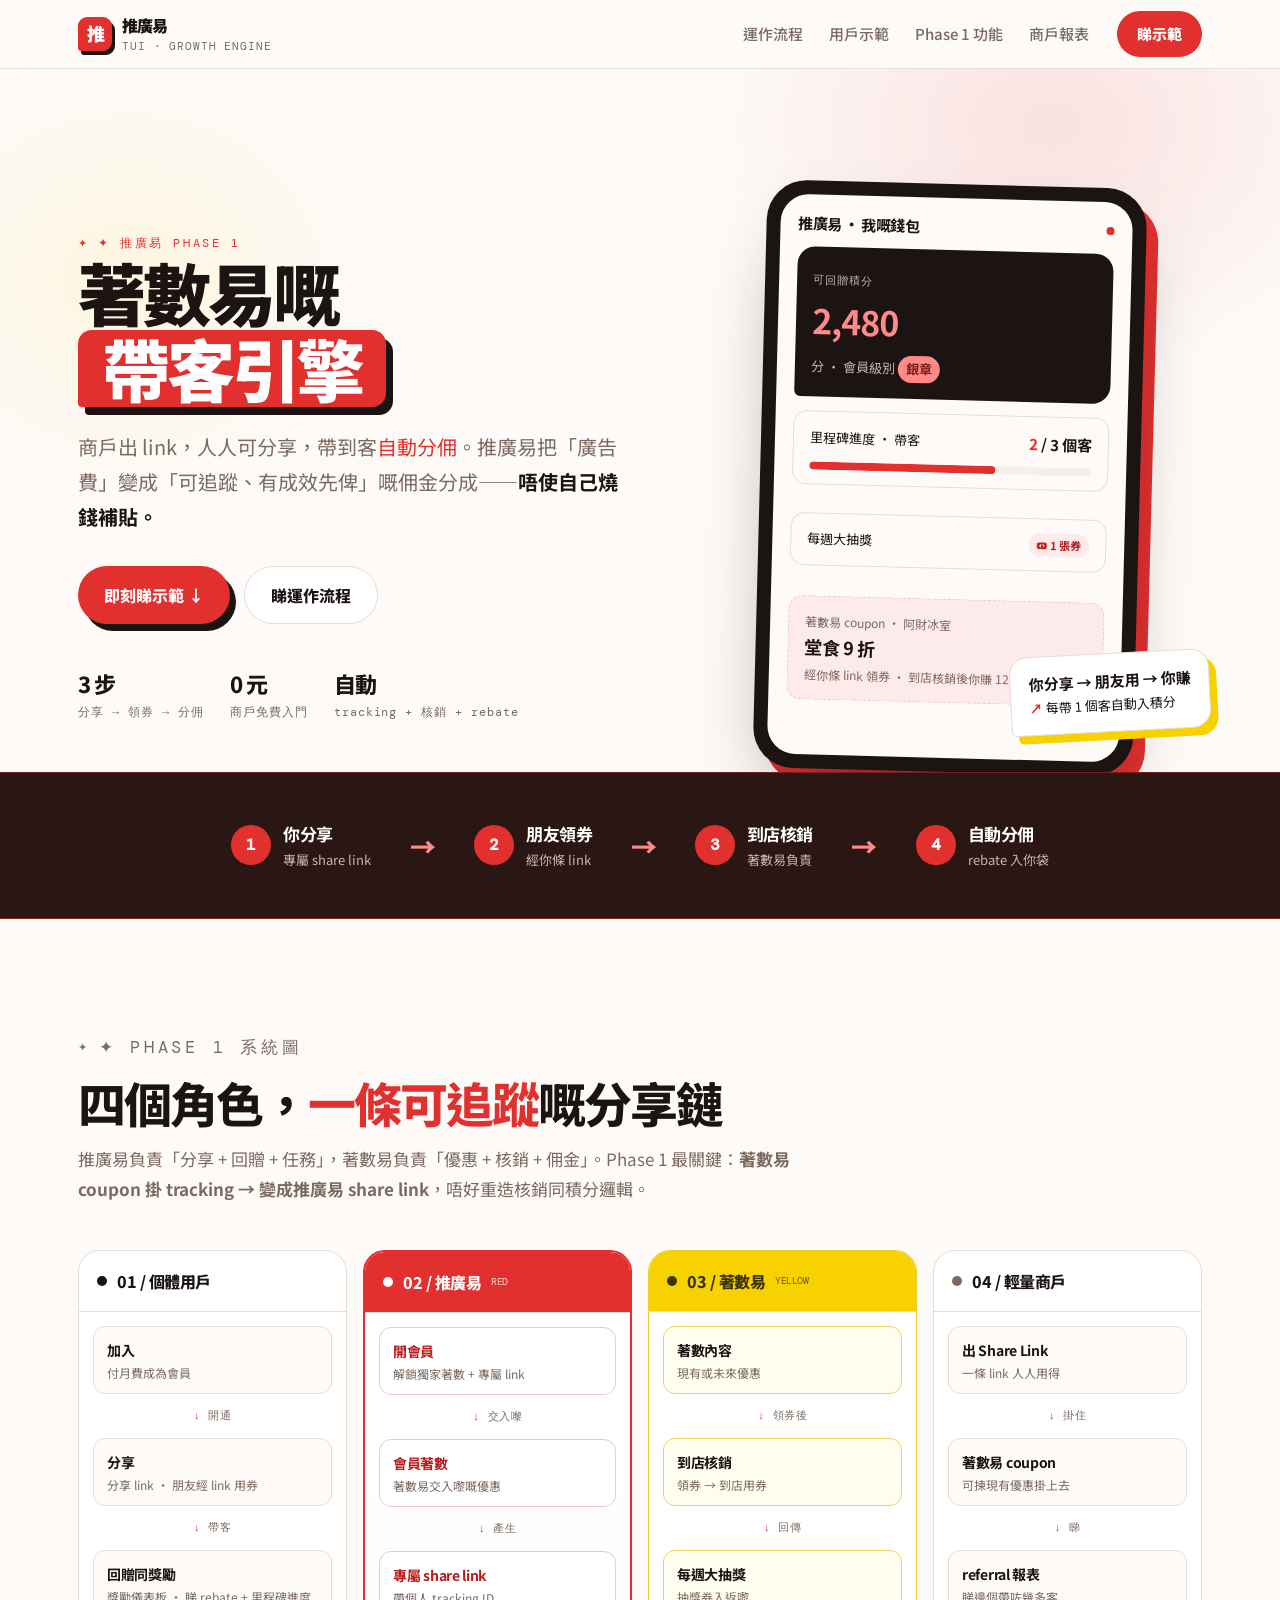
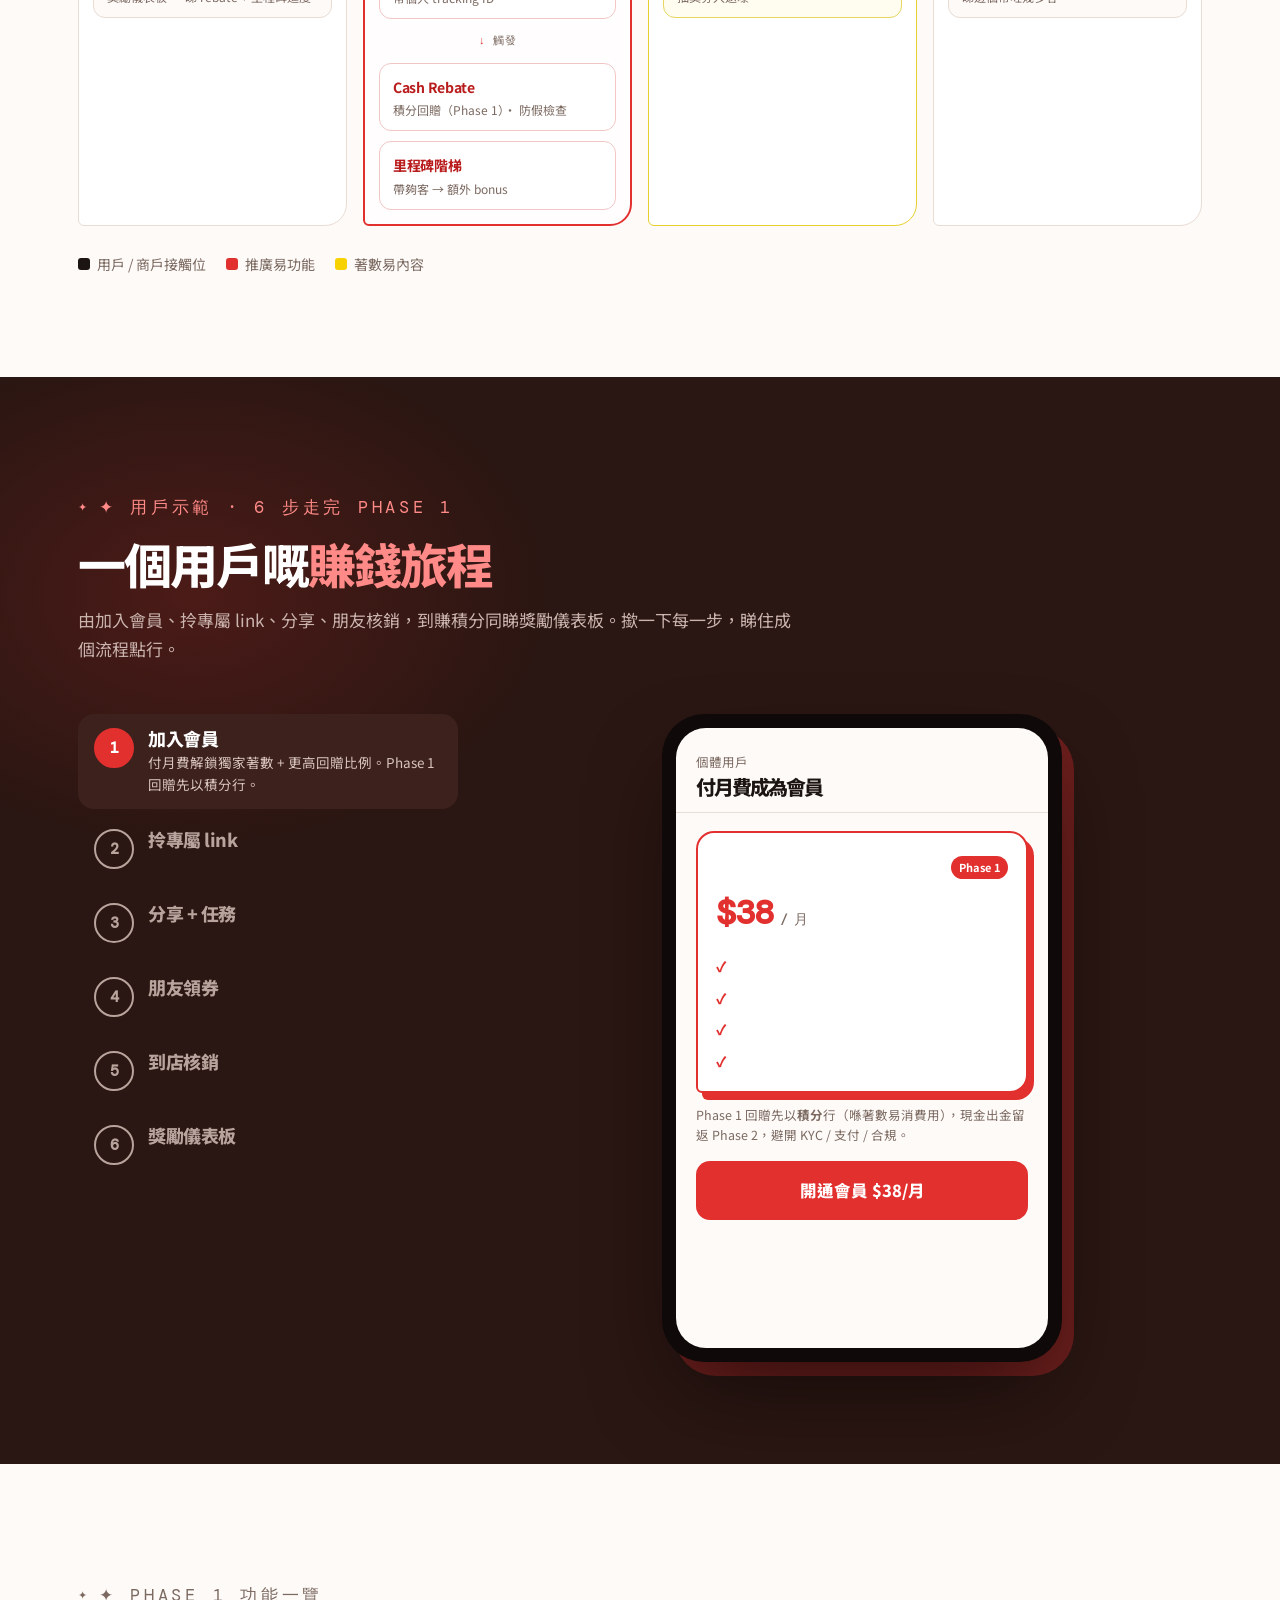
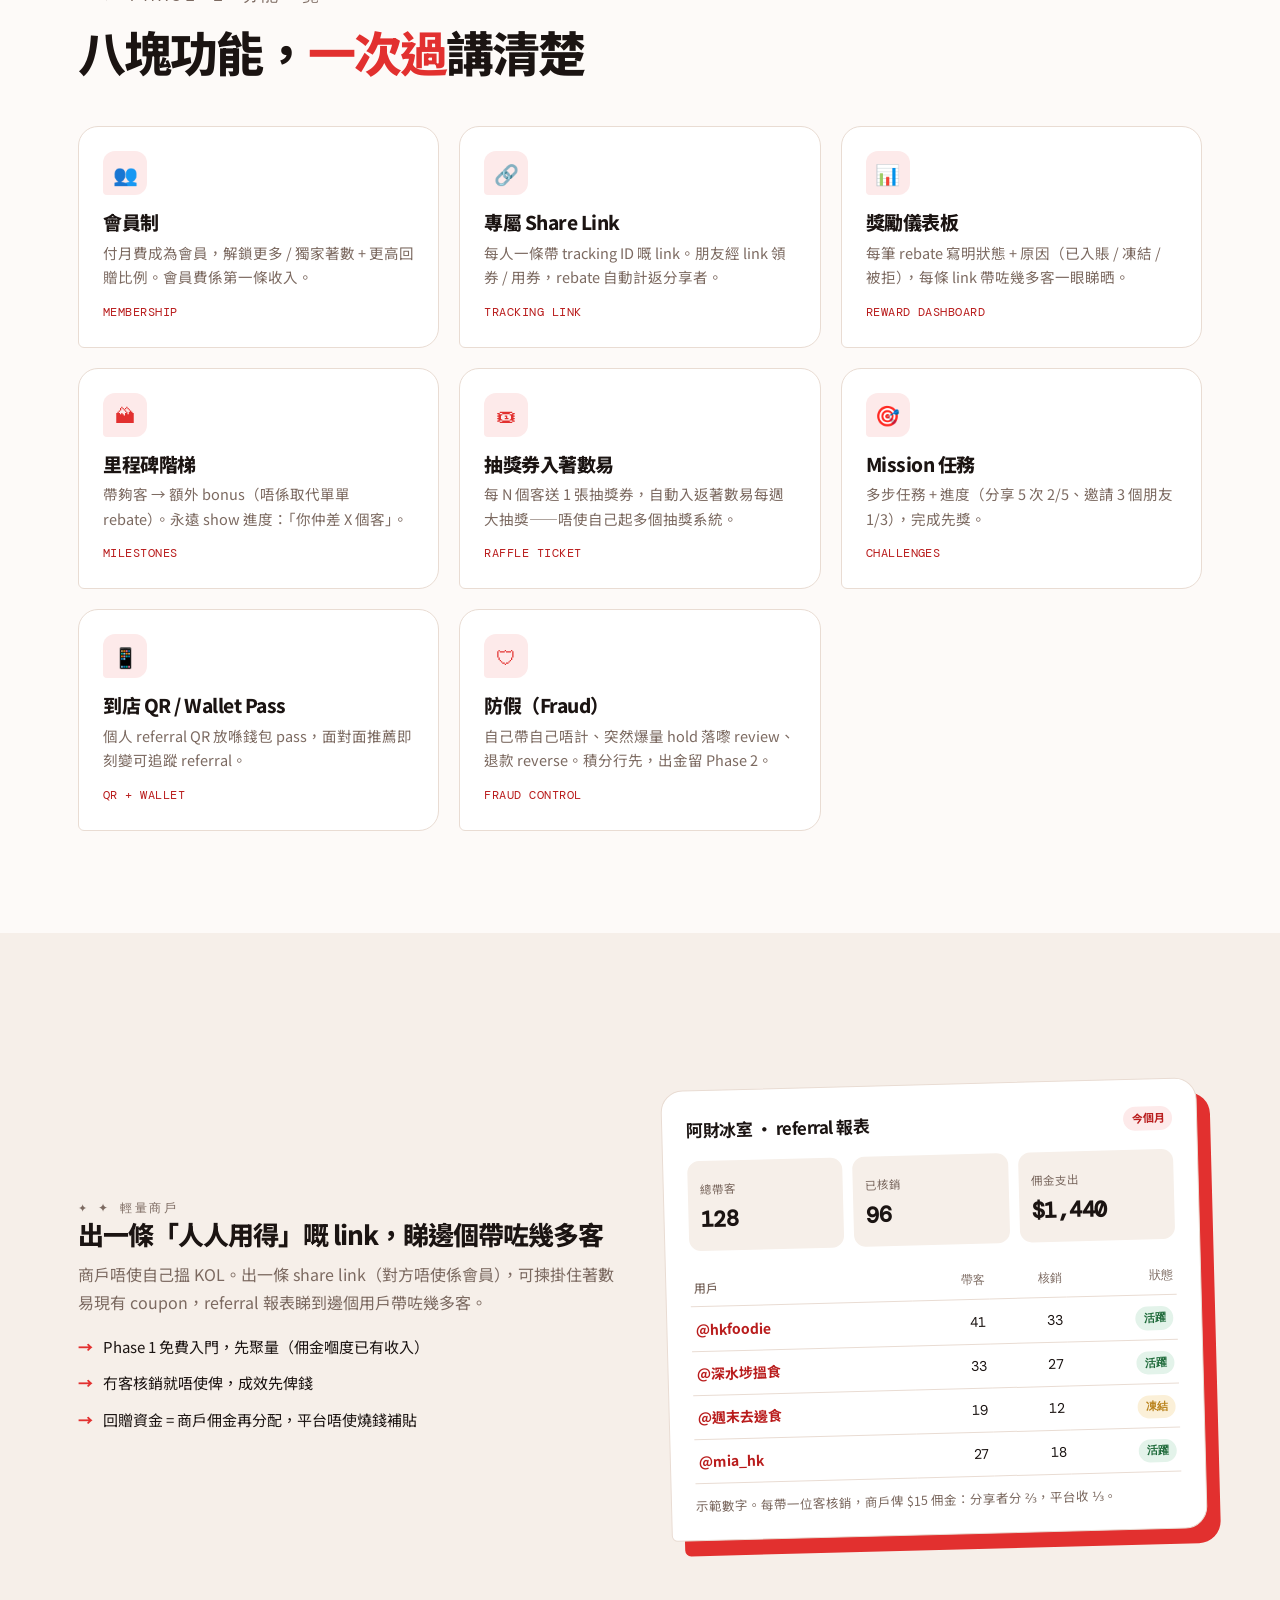
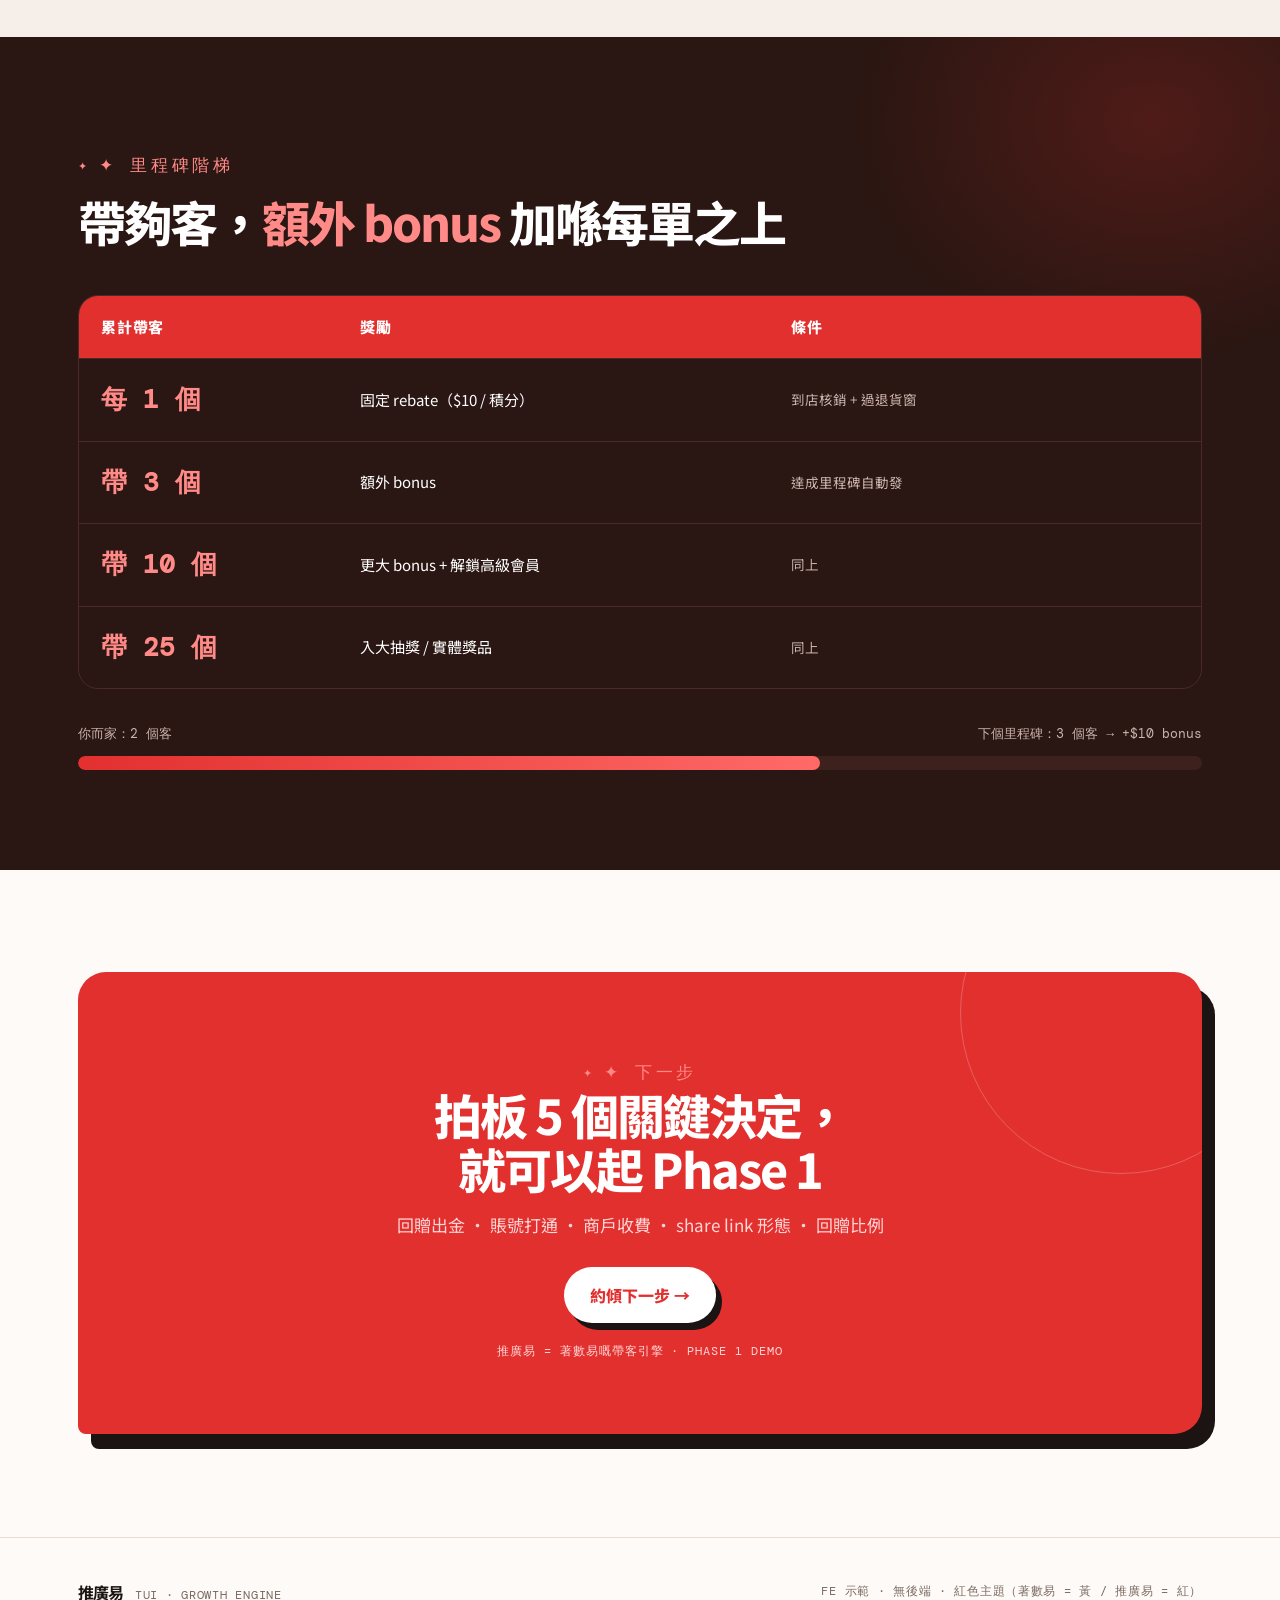
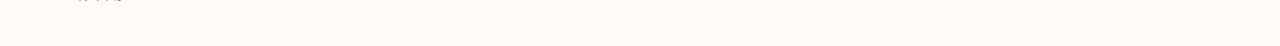
<file: docs/推廣易-phase1-demo.html>
<!doctype html>
<html lang="zh-HK">
<head>
<meta charset="utf-8">
<meta name="viewport" content="width=device-width, initial-scale=1">
<title>推廣易 · Phase 1 示範 — 著數易嘅帶客引擎</title>
<link rel="preconnect" href="https://fonts.googleapis.com">
<link rel="preconnect" href="https://fonts.gstatic.com" crossorigin>
<link href="https://fonts.googleapis.com/css2?family=Noto+Sans+HK:wght@400;500;700;800;900&family=DM+Mono:wght@400;500&display=swap" rel="stylesheet">
<style>
  :root {
    /* 推廣易 brand — red */
    --red:       #e2302f;
    --red-deep:  #b91c1c;
    --red-ink:   #7f1d1d;
    --red-soft:  #fdeaea;
    --red-line:  #f3c6c6;

    /* 著數易 brand — yellow (used only for the connection) */
    --yellow:    #f7d100;
    --yellow-ink:#3a3200;

    --ink:   #1b1412;
    --paper: #fdfaf8;
    --cream: #f6efe9;
    --line:  #e9dcd3;
    --dark:  #2a1612;
    --dark-2:#1f110e;
    --muted: #7c6a61;
    --green: #2f7d4f;

    --font-display: 'Noto Sans HK', 'PingFang HK', 'PingFang TC', 'Heiti TC', 'Microsoft JhengHei', system-ui, sans-serif;
    --font-mono: 'DM Mono', ui-monospace, 'SF Mono', Menlo, monospace;
    --ease-out: cubic-bezier(.22,.8,.25,1);
  }

  * { box-sizing: border-box; margin: 0; padding: 0; }
  html { scroll-behavior: smooth; }
  body {
    font-family: var(--font-display);
    color: var(--ink);
    background: var(--paper);
    line-height: 1.75;
    -webkit-font-smoothing: antialiased;
    overflow-x: hidden;
  }
  ::selection { background: var(--red); color: #fff; }
  a { color: inherit; text-decoration: none; }
  button { font: inherit; color: inherit; cursor: pointer; border: 0; background: none; }
  button:focus-visible, a:focus-visible { outline: 3px solid var(--red); outline-offset: 2px; }
  em { font-style: normal; color: var(--red); }

  .wrap { max-width: 1220px; margin: 0 auto; padding: 0 clamp(20px, 4vw, 48px); }
  .eyebrow {
    font-family: var(--font-mono);
    text-transform: uppercase;
    letter-spacing: .22em;
    font-size: 12px;
    color: var(--red);
    display: flex; align-items: center; gap: 8px;
  }
  .eyebrow::before { content: "✦"; font-size: 11px; }
  .eyebrow.on-dark { color: #ff8a87; }
  h1, h2, h3 { font-weight: 800; letter-spacing: -2px; line-height: 1.12; text-wrap: balance; }
  .section-head { max-width: 720px; }
  .section-head h2 { font-size: clamp(30px, 4.5vw, 48px); margin-top: 14px; }
  .section-head p { color: var(--muted); font-size: 17px; margin-top: 14px; }

  /* ---------- Nav ---------- */
  nav {
    position: sticky; top: 0; z-index: 50;
    background: rgba(253, 250, 248, .86);
    backdrop-filter: blur(12px);
    border-bottom: 1px solid var(--line);
  }
  .nav-inner { display: flex; align-items: center; gap: 28px; height: 68px; }
  .brand { display: flex; align-items: center; gap: 10px; font-weight: 900; letter-spacing: -1px; }
  .brand .mark {
    width: 34px; height: 34px; border-radius: 9px 9px 9px 3px;
    background: var(--red); color: #fff; display: grid; place-items: center;
    font-size: 18px; font-weight: 900; box-shadow: 3px 4px 0 var(--ink);
  }
  .brand small { font-family: var(--font-mono); font-weight: 400; color: var(--muted); letter-spacing: .08em; font-size: 11px; display: block; margin-top: -2px; }
  .nav-links { display: flex; gap: 26px; margin-left: auto; font-size: 15px; font-weight: 500; }
  .nav-links a { color: var(--muted); transition: color .18s var(--ease-out); }
  .nav-links a:hover { color: var(--ink); }
  .nav-cta {
    background: var(--red); color: #fff; font-weight: 800; font-size: 15px;
    padding: 10px 20px; border-radius: 999px; transition: transform .18s var(--ease-out);
  }
  .nav-cta:hover { transform: translateY(-2px); }

  /* ---------- Hero ---------- */
  .hero { position: relative; overflow: hidden; padding: clamp(56px, 9vw, 120px) 0 0; }
  .hero::before {
    content: ""; position: absolute; inset: 0; z-index: -1;
    background:
      radial-gradient(560px 420px at 82% 8%, rgba(226,48,47,.12), transparent 60%),
      radial-gradient(420px 360px at 10% 30%, rgba(247,209,0,.10), transparent 60%);
  }
  .hero-grid { display: grid; grid-template-columns: 1.05fr .95fr; gap: clamp(32px, 5vw, 64px); align-items: center; }
  .hero h1 { font-size: clamp(38px, 6vw, 68px); font-weight: 900; letter-spacing: -3px; }
  .hero h1 .fill {
    display: inline-block; background: var(--red); color: #fff;
    padding: 0 .35em; border-radius: 14px 14px 14px 4px;
    box-shadow: 7px 8px 0 var(--ink);
  }
  .hero .sub { font-size: clamp(17px, 2vw, 20px); color: var(--muted); margin-top: 22px; max-width: 30em; }
  .hero .sub b { color: var(--ink); }
  .hero-ctas { display: flex; gap: 14px; margin-top: 32px; flex-wrap: wrap; }
  .btn {
    display: inline-flex; align-items: center; gap: 8px; font-weight: 800; font-size: 16px;
    padding: 14px 26px; border-radius: 999px; transition: transform .18s var(--ease-out), box-shadow .18s var(--ease-out), border-color .18s var(--ease-out);
  }
  .btn:hover { transform: translateY(-2px); }
  .btn.primary { background: var(--red); color: #fff; box-shadow: 6px 7px 0 var(--ink); }
  .btn.primary:hover { box-shadow: 4px 5px 0 var(--ink); }
  .btn.ghost { border: 1.5px solid var(--line); color: var(--ink); background: #fff; }
  .btn.ghost:hover { border-color: var(--red); }
  .hero-meta { display: flex; gap: 26px; margin-top: 40px; flex-wrap: wrap; }
  .hero-meta div { font-family: var(--font-mono); font-size: 12px; color: var(--muted); letter-spacing: .08em; }
  .hero-meta b { display: block; font-family: var(--font-display); font-size: 22px; font-weight: 800; color: var(--ink); letter-spacing: -1px; }

  /* hero visual — phone + flow card */
  .hero-visual { position: relative; }
  .phone {
    background: var(--ink); border-radius: 40px; padding: 14px;
    box-shadow: 0 40px 80px -30px rgba(27,20,18,.5), 12px 14px 0 var(--red);
    transform: rotate(1.5deg); max-width: 380px; margin: 0 auto;
  }
  .phone-screen {
    background: var(--paper); border-radius: 28px; overflow: hidden; min-height: 560px;
    display: flex; flex-direction: column;
  }
  .phone-top { display: flex; justify-content: space-between; align-items: center; padding: 16px 18px 10px; }
  .phone-top b { font-size: 15px; letter-spacing: -0.5px; }
  .phone-top .dot { width: 8px; height: 8px; border-radius: 50%; background: var(--red); }
  .mini-balance { margin: 0 18px; padding: 16px; border-radius: 18px 18px 18px 6px; background: var(--ink); color: #fff; }
  .mini-balance small { font-family: var(--font-mono); font-size: 11px; color: #cbb4ae; letter-spacing: .1em; }
  .mini-balance b { display: block; font-size: 34px; letter-spacing: -1px; color: #ff8a87; }
  .mini-balance span { font-size: 13px; color: #cbb4ae; }
  .mini-card { margin: 14px 18px; padding: 14px 16px; border: 1px solid var(--line); border-radius: 14px; }
  .mini-card .row { display: flex; justify-content: space-between; align-items: center; font-size: 13px; }
  .mini-card .row b { font-size: 15px; }
  .tag { display: inline-block; font-size: 11px; font-weight: 700; padding: 2px 8px; border-radius: 99px; background: var(--red-soft); color: var(--red-deep); }
  .mini-bar { height: 8px; background: var(--cream); border-radius: 99px; overflow: hidden; margin-top: 10px; }
  .mini-bar i { display: block; height: 100%; background: var(--red); border-radius: 99px; }
  .mini-ticket { margin: 0 18px; border: 1px dashed var(--red-line); border-radius: 14px; padding: 14px 16px; background: var(--red-soft); position: relative; }
  .mini-ticket .shop { font-size: 12px; color: var(--muted); }
  .mini-ticket b { font-size: 18px; letter-spacing: -0.5px; }
  .mini-ticket .cond { font-size: 12px; color: var(--muted); }

  .flow-chip {
    position: absolute; right: -8px; bottom: 40px; z-index: 2;
    background: #fff; border: 1px solid var(--line); border-radius: 18px 18px 18px 5px;
    padding: 14px 18px; box-shadow: 7px 8px 0 var(--yellow); transform: rotate(-3deg);
    font-size: 13px; max-width: 240px;
  }
  .flow-chip b { font-size: 15px; }
  .flow-chip .arrow { color: var(--red); font-weight: 900; }

  /* ---------- flow strip ---------- */
  .strip { background: var(--dark); color: #fff; padding: 46px 0; border-top: 1px solid var(--red-ink); border-bottom: 1px solid var(--red-ink); }
  .strip-inner { display: flex; align-items: center; justify-content: center; gap: clamp(14px, 3vw, 40px); flex-wrap: wrap; }
  .strip-step { display: flex; align-items: center; gap: 12px; }
  .strip-step .n { width: 40px; height: 40px; border-radius: 50%; background: var(--red); display: grid; place-items: center; font-weight: 900; font-family: var(--font-mono); }
  .strip-step b { font-size: 17px; letter-spacing: -0.5px; }
  .strip-step small { display: block; color: #cbb4ae; font-size: 13px; }
  .strip-arrow { font-size: 26px; color: #ff8a87; font-weight: 900; }

  /* ---------- system diagram ---------- */
  .system { padding: clamp(60px, 8vw, 100px) 0; }
  .system-grid { display: grid; grid-template-columns: repeat(4, minmax(0, 1fr)); gap: 16px; margin-top: 46px; }
  .lane { border-radius: 22px 22px 22px 6px; border: 1px solid var(--line); background: #fff; overflow: hidden; }
  .lane-head { padding: 16px 18px; font-weight: 800; letter-spacing: -0.5px; border-bottom: 1px solid var(--line); display: flex; align-items: center; gap: 10px; }
  .lane-head .dot { width: 10px; height: 10px; border-radius: 50%; }
  .lane-body { padding: 14px; display: grid; gap: 10px; }
  .node { border: 1px solid var(--line); border-radius: 12px; padding: 11px 13px; font-size: 13px; background: var(--paper); }
  .node b { font-size: 14px; letter-spacing: -0.3px; }
  .node small { display: block; color: var(--muted); font-size: 12px; line-height: 1.5; margin-top: 2px; }
  .lane.user .lane-head { color: var(--ink); }
  .lane.user .dot { background: var(--ink); }
  .lane.promo { border-color: var(--red); border-width: 2px; background: linear-gradient(180deg, #fff, #fffdfd); }
  .lane.promo .lane-head { background: var(--red); color: #fff; }
  .lane.promo .dot { background: #fff; }
  .lane.promo .node { border-color: var(--red-line); background: #fff; }
  .lane.promo .node b { color: var(--red-deep); }
  .lane.jetso { border-color: #e6cf2e; }
  .lane.jetso .lane-head { background: var(--yellow); color: var(--yellow-ink); }
  .lane.jetso .dot { background: var(--yellow-ink); }
  .lane.jetso .node { border-color: #e6d55e; background: #fffdf0; }
  .lane.merchant .lane-head { color: var(--ink); }
  .lane.merchant .dot { background: var(--muted); }
  .lane .connector { font-family: var(--font-mono); font-size: 11px; color: var(--muted); text-align: center; padding: 2px 0; letter-spacing: .05em; }
  .lane .connector .flow { color: var(--red); font-weight: 700; }
  .system-note { margin-top: 26px; font-size: 14px; color: var(--muted); display: flex; gap: 20px; flex-wrap: wrap; }
  .system-note span { display: inline-flex; align-items: center; gap: 7px; }
  .system-note i { width: 12px; height: 12px; border-radius: 3px; display: inline-block; }
  .sys-red { background: var(--red); }
  .sys-yellow { background: var(--yellow); }
  .sys-ink { background: var(--ink); }

  /* ---------- interactive demo ---------- */
  .demo { background: var(--dark); color: #fff; padding: clamp(60px, 8vw, 110px) 0; position: relative; overflow: hidden; }
  .demo::before {
    content: ""; position: absolute; inset: 0;
    background: radial-gradient(600px 420px at 15% 20%, rgba(226,48,47,.18), transparent 60%);
  }
  .demo .section-head { position: relative; }
  .demo .section-head h2 em { color: #ff8a87; }
  .demo-grid { display: grid; grid-template-columns: minmax(280px, 380px) 1fr; gap: clamp(32px, 5vw, 72px); margin-top: 50px; align-items: start; position: relative; }
  .demo-steps { list-style: none; display: grid; gap: 6px; position: sticky; top: 90px; }
  .demo-step {
    width: 100%; text-align: left; display: grid; grid-template-columns: 40px 1fr; gap: 14px;
    padding: 14px 16px; border-radius: 16px; color: #b9a49d; transition: background .2s var(--ease-out), color .2s var(--ease-out);
  }
  .demo-step .n {
    width: 40px; height: 40px; border-radius: 50%; border: 2px solid currentColor;
    display: grid; place-items: center; font-family: var(--font-mono); font-weight: 700; font-size: 15px;
  }
  .demo-step h3 { font-size: 18px; letter-spacing: -0.5px; }
  .demo-step p { font-size: 13.5px; line-height: 1.6; margin-top: 4px; display: none; }
  .demo-step[aria-current="step"] { background: #3d211c; color: #fff; }
  .demo-step[aria-current="step"] .n { background: var(--red); border-color: var(--red); color: #fff; }
  .demo-step[aria-current="step"] p { display: block; color: #d9c5be; }
  .demo-step.done .n { background: var(--green); border-color: var(--green); color: #fff; }

  .demo-phone {
    background: #0f0a09; border-radius: 42px; padding: 14px;
    box-shadow: 0 40px 90px -25px rgba(0,0,0,.6), 12px 14px 0 rgba(226,48,47,.35);
    max-width: 400px; width: 100%; margin: 0 auto;
  }
  .demo-screen { background: var(--paper); border-radius: 30px; overflow: hidden; display: flex; flex-direction: column; height: 620px; }
  .ds-top { padding: 18px 20px 14px; border-bottom: 1px solid var(--line); }
  .ds-top small { color: var(--muted); font-size: 12.5px; }
  .ds-top h3 { font-size: 20px; margin-top: 2px; color: var(--ink); }
  .ds-body { flex: 1; overflow-y: auto; padding: 18px 20px 20px; }
  .ds-body[hidden] { display: none; }
  .p-cta {
    width: 100%; padding: 15px; border-radius: 14px; background: var(--red); color: #fff;
    font-size: 16.5px; font-weight: 800; margin-top: 16px; transition: transform .16s var(--ease-out);
  }
  .p-cta:hover { transform: translateY(-1px); }
  .p-cta.ghost { background: var(--red-soft); color: var(--red-deep); }
  .p-cta.dark { background: var(--ink); color: #fff; }
  .p-note { font-size: 12.5px; color: var(--muted); line-height: 1.6; margin-top: 12px; }

  /* demo widgets */
  .plan { border: 2px solid var(--red); border-radius: 18px 18px 18px 6px; padding: 18px; box-shadow: 6px 7px 0 var(--red); background: #fff; }
  .plan .price { font-size: 34px; font-weight: 900; letter-spacing: -1px; color: var(--red); font-family: var(--font-mono); }
  .plan ul { list-style: none; margin-top: 12px; display: grid; gap: 7px; }
  .plan li { font-size: 14px; display: flex; gap: 8px; }
  .plan li::before { content: "✓"; color: var(--red); font-weight: 900; }
  .linkbox { border: 2px solid var(--red); background: var(--red-soft); border-radius: 16px; padding: 16px; text-align: center; }
  .linkbox .code { font-family: var(--font-mono); font-size: 22px; font-weight: 700; color: var(--red-deep); letter-spacing: 1px; word-break: break-all; }
  .linkbox small { color: var(--muted); font-size: 12.5px; }
  .stat-row { display: grid; grid-template-columns: repeat(3, 1fr); gap: 10px; margin-top: 14px; }
  .stat { background: var(--cream); border-radius: 12px; padding: 10px; text-align: center; }
  .stat b { display: block; font-size: 20px; font-family: var(--font-mono); }
  .stat small { font-size: 11.5px; color: var(--muted); }
  .mission { display: grid; gap: 10px; }
  .mission-item { border: 1px solid var(--line); border-radius: 12px; padding: 12px 14px; }
  .mission-item .row { display: flex; justify-content: space-between; font-size: 14px; }
  .mission-item .row b { font-family: var(--font-mono); font-size: 13px; }
  .share-row { display: grid; grid-template-columns: repeat(2, 1fr); gap: 10px; margin-top: 14px; }
  .share-btn { padding: 12px; border-radius: 12px; border: 1.5px solid var(--line); font-weight: 700; font-size: 14px; }
  .share-btn.wa { background: #e6f4e9; border-color: #bcdcc5; color: #1f6b3b; }
  .share-btn.ig { background: #fbe9f0; border-color: #f0c4d8; color: #a3325f; }
  .ticket { display: grid; grid-template-columns: 1fr 78px; background: var(--red-soft); border-radius: 14px; position: relative; margin: 4px 0; border: 1px solid var(--red-line); }
  .ticket::before, .ticket::after { content: ""; position: absolute; left: calc(100% - 78px - 9px); width: 18px; height: 18px; border-radius: 50%; background: var(--paper); }
  .ticket::before { top: -9px; }
  .ticket::after { bottom: -9px; }
  .ticket .main { padding: 16px 14px 14px; border-right: 2px dashed var(--red-line); }
  .ticket .shop { font-size: 12px; color: var(--muted); }
  .ticket .title { font-size: 20px; font-weight: 800; letter-spacing: -0.5px; }
  .ticket .cond { font-size: 12.5px; color: var(--muted); margin-top: 3px; }
  .ticket .stub { display: grid; place-items: center; text-align: center; font-size: 11px; color: var(--muted); padding: 8px; }
  .ticket .stub b { display: block; font-family: var(--font-mono); font-size: 20px; color: var(--red-deep); }
  .via { font-size: 13px; color: var(--muted); text-align: center; margin-bottom: 8px; }
  .qrwrap { display: grid; place-items: center; margin: 10px 0; }
  .qr { width: 180px; height: 180px; border-radius: 12px; border: 2px solid var(--ink); image-rendering: pixelated; }
  .stamp {
    width: 130px; height: 130px; margin: 8px auto 12px; border: 5px solid var(--red); border-radius: 50%;
    display: grid; place-items: center; color: var(--red); font-size: 26px; font-weight: 900; transform: rotate(-12deg);
  }
  .ledger { border-top: 1px dashed var(--line); padding-top: 12px; font-size: 14px; }
  .ledger div { display: flex; justify-content: space-between; padding: 5px 0; }
  .ledger .ok { color: var(--green); font-weight: 700; }
  .ledger .hold { color: #b9821c; font-weight: 700; }
  .ledger b { font-family: var(--font-mono); }
  .milestone-box { border: 1px solid var(--line); border-radius: 14px; padding: 14px; margin-top: 12px; }
  .milestone-box .row { display: flex; justify-content: space-between; font-size: 14px; margin-bottom: 8px; }
  .tier { display: inline-block; background: var(--red); color: #fff; font-size: 12px; font-weight: 800; padding: 3px 10px; border-radius: 99px; }

  /* ---------- features ---------- */
  .features { padding: clamp(60px, 8vw, 110px) 0; }
  .features-grid { display: grid; grid-template-columns: repeat(3, minmax(0, 1fr)); gap: 20px; margin-top: 48px; }
  .feature {
    border: 1px solid var(--line); border-radius: 20px 20px 20px 6px; background: #fff;
    padding: 24px; transition: transform .18s var(--ease-out), border-color .18s var(--ease-out), box-shadow .18s var(--ease-out);
  }
  .feature:hover { transform: translateY(-4px); border-color: var(--red); box-shadow: 0 18px 38px rgba(27,20,18,.08); }
  .feature .ico { width: 44px; height: 44px; border-radius: 12px 12px 12px 4px; background: var(--red-soft); color: var(--red); display: grid; place-items: center; font-size: 20px; margin-bottom: 16px; }
  .feature h3 { font-size: 19px; letter-spacing: -0.5px; }
  .feature p { font-size: 14.5px; color: var(--muted); margin-top: 8px; line-height: 1.7; }
  .feature .mono { font-family: var(--font-mono); font-size: 12px; color: var(--red-deep); display: block; margin-top: 12px; letter-spacing: .04em; }

  /* ---------- merchant report ---------- */
  .report { background: var(--cream); padding: clamp(60px, 8vw, 110px) 0; }
  .report-grid { display: grid; grid-template-columns: 1fr 1fr; gap: clamp(28px, 4vw, 56px); margin-top: 48px; align-items: center; }
  .report-copy h3 { font-size: 26px; letter-spacing: -1px; }
  .report-copy p { color: var(--muted); margin-top: 12px; }
  .report-copy ul { list-style: none; margin-top: 18px; display: grid; gap: 10px; }
  .report-copy li { display: flex; gap: 10px; font-size: 15px; }
  .report-copy li::before { content: "→"; color: var(--red); font-weight: 900; }
  .report-card {
    background: #fff; border: 1px solid var(--line); border-radius: 22px 22px 22px 6px;
    padding: 24px; box-shadow: 13px 15px 0 var(--red); transform: rotate(-1.5deg);
  }
  .report-card .r-head { display: flex; justify-content: space-between; align-items: center; margin-bottom: 16px; }
  .report-card .r-head b { font-size: 17px; letter-spacing: -0.5px; }
  .kpis { display: grid; grid-template-columns: repeat(3, 1fr); gap: 10px; margin-bottom: 18px; }
  .kpi { background: var(--cream); border-radius: 12px; padding: 12px; }
  .kpi small { font-size: 11.5px; color: var(--muted); }
  .kpi b { display: block; font-size: 22px; font-family: var(--font-mono); letter-spacing: -0.5px; }
  .rtable { width: 100%; border-collapse: collapse; font-size: 14px; }
  .rtable th { font-size: 12px; color: var(--muted); font-weight: 500; text-align: left; padding: 8px 4px; border-bottom: 1px solid var(--line); }
  .rtable td { padding: 9px 4px; border-bottom: 1px solid var(--line); }
  .rtable td.r, .rtable th.r { text-align: right; font-family: var(--font-mono); }
  .rtable .link-user { color: var(--red-deep); font-weight: 700; }
  .pill { display: inline-block; font-size: 11px; font-weight: 700; padding: 2px 8px; border-radius: 99px; }
  .pill.ok { background: #e3f3ea; color: #1f6b3b; }
  .pill.hold { background: #fbf0d8; color: #b9821c; }

  /* ---------- milestone band ---------- */
  .milestones { background: var(--dark); color: #fff; padding: clamp(60px, 8vw, 100px) 0; position: relative; overflow: hidden; }
  .milestones::before { content: ""; position: absolute; inset: 0; background: radial-gradient(500px 400px at 90% 10%, rgba(226,48,47,.2), transparent 60%); }
  .milestones .section-head { position: relative; }
  .milestones .section-head h2 em { color: #ff8a87; }
  .m-table { margin-top: 46px; position: relative; border: 1px solid #4a2a24; border-radius: 20px; overflow: hidden; }
  .m-row { display: grid; grid-template-columns: 1.2fr 2fr 2fr; align-items: center; }
  .m-row > div { padding: 18px 22px; font-size: 15px; }
  .m-row.head { background: var(--red); font-weight: 800; font-size: 13px; letter-spacing: .06em; }
  .m-row:not(.head) { border-top: 1px solid #4a2a24; }
  .m-row .m-qty { font-family: var(--font-mono); font-size: 26px; font-weight: 700; color: #ff8a87; }
  .m-row .m-cond { color: #cbb4ae; font-size: 13.5px; }
  .progress-wrap { margin-top: 34px; }
  .progress-wrap .lbl { display: flex; justify-content: space-between; font-family: var(--font-mono); font-size: 13px; color: #cbb4ae; margin-bottom: 10px; }
  .progress { height: 14px; background: #3d211c; border-radius: 99px; overflow: hidden; }
  .progress i { display: block; height: 100%; background: linear-gradient(90deg, var(--red), #ff6a67); border-radius: 99px; }

  /* ---------- CTA band ---------- */
  .cta-band { padding: clamp(60px, 8vw, 110px) 0; text-align: center; }
  .cta-band .big {
    background: var(--red); color: #fff; border-radius: 28px 28px 28px 8px;
    padding: clamp(40px, 6vw, 72px); box-shadow: 13px 15px 0 var(--ink);
    position: relative; overflow: hidden;
  }
  .cta-band .big::before { content: ""; position: absolute; width: 320px; height: 320px; border-radius: 50%; border: 1px solid rgba(255,255,255,.22); top: -120px; right: -80px; }
  .cta-band h2 { font-size: clamp(30px, 4.5vw, 48px); color: #fff; letter-spacing: -2px; }
  .cta-band p { color: #ffd7d6; margin-top: 14px; font-size: 17px; }
  .cta-band .btn { margin-top: 28px; background: #fff; color: var(--red); box-shadow: 6px 7px 0 var(--ink); }
  .cta-band .mono { font-family: var(--font-mono); font-size: 12px; color: #ffd7d6; margin-top: 18px; letter-spacing: .08em; }

  /* ---------- footer ---------- */
  footer { border-top: 1px solid var(--line); padding: 40px 0; }
  .footer-inner { display: flex; justify-content: space-between; align-items: center; gap: 20px; flex-wrap: wrap; }
  .footer-inner .mono { font-family: var(--font-mono); font-size: 12px; color: var(--muted); letter-spacing: .06em; }

  /* ---------- responsive ---------- */
  @media (max-width: 980px) {
    .hero-grid { grid-template-columns: 1fr; }
    .system-grid { grid-template-columns: repeat(2, minmax(0, 1fr)); }
    .demo-grid { grid-template-columns: 1fr; }
    .demo-steps { position: static; }
    .features-grid { grid-template-columns: repeat(2, minmax(0, 1fr)); }
    .report-grid { grid-template-columns: 1fr; }
    .m-row { grid-template-columns: 1fr; }
    .m-row.head { display: none; }
  }
  @media (max-width: 620px) {
    .nav-links { display: none; }
    .system-grid { grid-template-columns: 1fr; }
    .features-grid { grid-template-columns: 1fr; }
    .strip-inner { gap: 12px; }
    .strip-arrow { display: none; }
    .flow-chip { display: none; }
    .demo-screen { height: 560px; }
  }
  @media (prefers-reduced-motion: reduce) {
    *, *::before, *::after { animation: none !important; transition: none !important; scroll-behavior: auto !important; }
  }
</style>
</head>
<body>

<!-- ============ NAV ============ -->
<nav>
  <div class="wrap nav-inner">
    <a class="brand" href="#top">
      <span class="mark">推</span>
      <span>推廣易<small>TUI · GROWTH ENGINE</small></span>
    </a>
    <div class="nav-links">
      <a href="#flow">運作流程</a>
      <a href="#demo">用戶示範</a>
      <a href="#features">Phase 1 功能</a>
      <a href="#merchant">商戶報表</a>
    </div>
    <a class="nav-cta" href="#demo">睇示範</a>
  </div>
</nav>

<!-- ============ HERO ============ -->
<header class="hero" id="top">
  <div class="wrap hero-grid">
    <div>
      <p class="eyebrow">✦ 推廣易 PHASE 1</p>
      <h1>著數易嘅<br><span class="fill">帶客引擎</span></h1>
      <p class="sub">商戶出 link，人人可分享，帶到客<em>自動分佣</em>。推廣易把「廣告費」變成「可追蹤、有成效先俾」嘅佣金分成——<b>唔使自己燒錢補貼。</b></p>
      <div class="hero-ctas">
        <a class="btn primary" href="#demo">即刻睇示範 ↓</a>
        <a class="btn ghost" href="#flow">睇運作流程</a>
      </div>
      <div class="hero-meta">
        <div><b>3 步</b>分享 → 領券 → 分佣</div>
        <div><b>0 元</b>商戶免費入門</div>
        <div><b>自動</b>tracking + 核銷 + rebate</div>
      </div>
    </div>
    <div class="hero-visual">
      <div class="phone">
        <div class="phone-screen">
          <div class="phone-top"><b>推廣易 · 我嘅錢包</b><span class="dot"></span></div>
          <div class="mini-balance">
            <small>可回贈積分</small>
            <b>2,480</b><span> 分 · 會員級別 <span class="tag" style="background:#ff8a87;color:#7f1d1d">銀章</span></span>
          </div>
          <div class="mini-card">
            <div class="row"><span>里程碑進度 · 帶客</span><b><em>2</em> / 3 個客</b></div>
            <div class="mini-bar"><i style="width: 66%"></i></div>
          </div>
          <div class="mini-card">
            <div class="row"><span>每週大抽獎</span><span class="tag">🎟 1 張券</span></div>
          </div>
          <div class="mini-ticket" style="margin-top:16px">
            <div class="shop">著數易 coupon · 阿財冰室</div>
            <b>堂食 9 折</b>
            <div class="cond">經你條 link 領券 · 到店核銷後你賺 120 分</div>
          </div>
        </div>
      </div>
      <div class="flow-chip">
        <b>你分享 → 朋友用 → 你賺</b><br>
        <span class="arrow">↗</span> 每帶 1 個客自動入積分
      </div>
    </div>
  </div>
</header>

<!-- ============ FLOW STRIP ============ -->
<section class="strip">
  <div class="wrap strip-inner">
    <div class="strip-step"><span class="n">1</span><span><b>你分享</b><small>專屬 share link</small></span></div>
    <span class="strip-arrow">→</span>
    <div class="strip-step"><span class="n">2</span><span><b>朋友領券</b><small>經你條 link</small></span></div>
    <span class="strip-arrow">→</span>
    <div class="strip-step"><span class="n">3</span><span><b>到店核銷</b><small>著數易負責</small></span></div>
    <span class="strip-arrow">→</span>
    <div class="strip-step"><span class="n">4</span><span><b>自動分佣</b><small>rebate 入你袋</small></span></div>
  </div>
</section>

<!-- ============ SYSTEM DIAGRAM ============ -->
<section class="system" id="flow">
  <div class="wrap">
    <div class="section-head">
      <p class="eyebrow">✦ PHASE 1 系統圖</p>
      <h2>四個角色，<em>一條可追蹤</em>嘅分享鏈</h2>
      <p>推廣易負責「分享 + 回贈 + 任務」，著數易負責「優惠 + 核銷 + 佣金」。Phase 1 最關鍵：<b>著數易 coupon 掛 tracking → 變成推廣易 share link</b>，唔好重造核銷同積分邏輯。</p>
    </div>

    <div class="system-grid">
      <!-- 個體用戶 -->
      <div class="lane user">
        <div class="lane-head"><span class="dot"></span>01 / 個體用戶</div>
        <div class="lane-body">
          <div class="node"><b>加入</b><small>付月費成為會員</small></div>
          <div class="connector"><span class="flow">↓</span> 開通</div>
          <div class="node"><b>分享</b><small>分享 link · 朋友經 link 用券</small></div>
          <div class="connector"><span class="flow">↓</span> 帶客</div>
          <div class="node"><b>回贈同獎勵</b><small>獎勵儀表板 · 睇 rebate + 里程碑進度</small></div>
        </div>
      </div>

      <!-- 推廣易 -->
      <div class="lane promo">
        <div class="lane-head"><span class="dot"></span>02 / 推廣易 <span style="font-family:var(--font-mono);font-weight:400;font-size:10px;opacity:.8">RED</span></div>
        <div class="lane-body">
          <div class="node"><b>開會員</b><small>解鎖獨家著數 + 專屬 link</small></div>
          <div class="connector"><span class="flow">↓</span> 交入嚟</div>
          <div class="node"><b>會員著數</b><small>著數易交入嚟嘅優惠</small></div>
          <div class="connector"><span class="flow">↓</span> 產生</div>
          <div class="node"><b>專屬 share link</b><small>帶個人 tracking ID</small></div>
          <div class="connector"><span class="flow">↓</span> 觸發</div>
          <div class="node"><b>Cash Rebate</b><small>積分回贈（Phase 1）· 防假檢查</small></div>
          <div class="node"><b>里程碑階梯</b><small>帶夠客 → 額外 bonus</small></div>
        </div>
      </div>

      <!-- 著數易 -->
      <div class="lane jetso">
        <div class="lane-head"><span class="dot"></span>03 / 著數易 <span style="font-family:var(--font-mono);font-weight:400;font-size:10px;opacity:.7">YELLOW</span></div>
        <div class="lane-body">
          <div class="node"><b>著數內容</b><small>現有或未來優惠</small></div>
          <div class="connector"><span class="flow">↓</span> 領券後</div>
          <div class="node"><b>到店核銷</b><small>領券 → 到店用券</small></div>
          <div class="connector"><span class="flow">↓</span> 回傳</div>
          <div class="node"><b>每週大抽獎</b><small>抽獎券入返嚟</small></div>
        </div>
      </div>

      <!-- 輕量商戶 -->
      <div class="lane merchant">
        <div class="lane-head"><span class="dot"></span>04 / 輕量商戶</div>
        <div class="lane-body">
          <div class="node"><b>出 Share Link</b><small>一條 link 人人用得</small></div>
          <div class="connector"><span class="flow">↓</span> 掛住</div>
          <div class="node"><b>著數易 coupon</b><small>可揀現有優惠掛上去</small></div>
          <div class="connector"><span class="flow">↓</span> 睇</div>
          <div class="node"><b>referral 報表</b><small>睇邊個帶咗幾多客</small></div>
        </div>
      </div>
    </div>

    <div class="system-note">
      <span><i class="sys-ink"></i> 用戶 / 商戶接觸位</span>
      <span><i class="sys-red"></i> 推廣易功能</span>
      <span><i class="sys-yellow"></i> 著數易內容</span>
    </div>
  </div>
</section>

<!-- ============ INTERACTIVE DEMO ============ -->
<section class="demo" id="demo">
  <div class="wrap">
    <div class="section-head">
      <p class="eyebrow on-dark">✦ 用戶示範 · 6 步走完 Phase 1</p>
      <h2>一個用戶嘅<em>賺錢旅程</em></h2>
      <p style="color:#cbb4ae">由加入會員、拎專屬 link、分享、朋友核銷，到賺積分同睇獎勵儀表板。撳一下每一步，睇住成個流程點行。</p>
    </div>

    <div class="demo-grid">
      <ol class="demo-steps" id="steps"></ol>

      <div class="demo-phone">
        <div class="demo-screen">
          <div class="ds-top"><small id="who"></small><h3 id="what"></h3></div>

          <!-- 0 加入會員 -->
          <div class="ds-body" data-step="0">
            <div class="plan">
              <div class="row" style="display:flex;justify-content:space-between;align-items:center">
                <b style="font-size:18px;letter-spacing:-.5px">推廣易會員</b>
                <span class="tag" style="background:var(--red);color:#fff">Phase 1</span>
              </div>
              <div class="price">$38<span style="font-size:14px;font-weight:500;color:var(--muted)"> / 月</span></div>
              <ul>
                <li>獨家著數（著數易交入嚟）</li>
                <li>更高回贈比例</li>
                <li>一條專屬 share link</li>
                <li>賺積分 + 抽獎券</li>
              </ul>
            </div>
            <p class="p-note">Phase 1 回贈先以<strong>積分</strong>行（喺著數易消費用），現金出金留返 Phase 2，避開 KYC / 支付 / 合規。</p>
            <button class="p-cta" onclick="demoNext()">開通會員 $38/月</button>
          </div>

          <!-- 1 專屬 link -->
          <div class="ds-body" data-step="1" hidden>
            <p class="p-note" style="margin-top:0">你而家有一條帶個人 tracking ID 嘅 link，朋友經佢領券 / 用券，rebate 自動計返你頭上。</p>
            <div class="linkbox" style="margin-top:16px">
              <small>你嘅專屬 share link</small>
              <div class="code">tgy.hk/r/@hkfoodie</div>
              <small style="display:block;margin-top:4px">tracking ID · <b style="color:var(--red-deep)">U-48217</b></small>
            </div>
            <div class="stat-row">
              <div class="stat"><b>0</b><small>帶客</small></div>
              <div class="stat"><b>0</b><small>核銷</small></div>
              <div class="stat"><b>0</b><small>積分</small></div>
            </div>
            <button class="p-cta" onclick="demoNext()">複製 link，去分享</button>
          </div>

          <!-- 2 分享 + mission -->
          <div class="ds-body" data-step="2" hidden>
            <p class="p-note" style="margin-top:0">分享就係任務。完成 Mission 有回贈，進度即刻 show 出嚟。</p>
            <div class="mission" style="margin-top:14px">
              <div class="mission-item">
                <div class="row"><span>分享著數 5 次</span><b>2 / 5</b></div>
                <div class="mini-bar" style="margin-top:8px"><i style="width:40%;background:var(--red)"></i></div>
              </div>
              <div class="mission-item">
                <div class="row"><span>邀請 3 個朋友入會</span><b>1 / 3</b></div>
                <div class="mini-bar" style="margin-top:8px"><i style="width:33%;background:var(--red)"></i></div>
              </div>
            </div>
            <div class="share-row">
              <button class="share-btn wa">WhatsApp 分享</button>
              <button class="share-btn ig">IG Story</button>
            </div>
            <div class="mini-card" style="margin:14px 0 0">
              <small style="color:var(--muted)">建議 post 文字（一撳複製）</small>
              <p style="font-size:13.5px;margin-top:4px">阿財冰室西多士真係邪惡 🤤 經我條 link 堂食 9 折，你用我賺！<b style="color:var(--red)">tgy.hk/r/@hkfoodie</b></p>
            </div>
            <button class="p-cta" onclick="demoNext()">分享咗，朋友去領券</button>
          </div>

          <!-- 3 朋友領券 -->
          <div class="ds-body" data-step="3" hidden>
            <p class="via">朋友打開你條 link，見到著數易嘅 coupon</p>
            <div class="ticket">
              <div class="main">
                <div class="shop">阿財冰室 · 深水埗 <span class="tag">經 @hkfoodie 推薦</span></div>
                <div class="title">堂食 9 折</div>
                <div class="cond">每單滿 $80 · 平日 2–6pm</div>
              </div>
              <div class="stub">領券<b>9 折</b></div>
            </div>
            <p class="p-note">呢度直接連住著數易現有 coupon 庫存——核銷、佣金、積分全部復用，唔使重造。</p>
            <button class="p-cta dark" onclick="demoNext()">朋友領券 → 到店核銷</button>
          </div>

          <!-- 4 核銷 + rebate -->
          <div class="ds-body" data-step="4" hidden>
            <p class="via">朋友到店，店員掃碼核銷（著數易負責）</p>
            <div class="qrwrap"><canvas class="qr" id="qr" width="25" height="25" aria-label="QR code"></canvas></div>
            <div class="stamp">已核銷</div>
            <div class="ledger">
              <div><span>朋友到店核銷</span><b class="ok">✓ 成功</b></div>
              <div><span>記錄 referrer</span><b>@hkfoodie</b></div>
              <div><span>你嘅 rebate</span><b class="ok">+120 分</b></div>
              <div><span>狀態</span><b class="hold">凍結 · 等退貨窗關閉</b></div>
            </div>
            <p class="p-note">防假檢查：自己帶自己唔計、突然爆量會 hold 落嚟 review、退款會 reverse。</p>
            <button class="p-cta" onclick="demoNext()">去睇獎勵儀表板</button>
          </div>

          <!-- 5 獎勵儀表板 -->
          <div class="ds-body" data-step="5" hidden>
            <div style="display:flex;justify-content:space-between;align-items:center;margin-bottom:10px">
              <b style="font-size:17px;letter-spacing:-.5px">我嘅獎勵</b>
              <span class="tier">銀章會員</span>
            </div>
            <div class="kpis" style="grid-template-columns:repeat(2,1fr)">
              <div class="kpi"><small>可回贈積分</small><b>2,480</b></div>
              <div class="kpi"><small>抽獎券</small><b>1 張</b></div>
            </div>
            <div class="milestone-box">
              <div class="row"><span>里程碑 · 帶 3 個客 → +$10 bonus</span><b>2 / 3</b></div>
              <div class="mini-bar"><i style="width:66%;background:var(--red)"></i></div>
              <small style="color:var(--muted);display:block;margin-top:8px">你仲差 <b style="color:var(--red-deep)">1 個客</b> 就到下一個里程碑</small>
            </div>
            <div class="ledger" style="margin-top:14px">
              <div><span>+120 分 · 阿財冰室</span><b class="hold">凍結</b></div>
              <div><span>+80 分 · 旺記燒味</span><b class="ok">已入賬</b></div>
              <div><span>+100 分 · 邀請朋友</span><b class="ok">已入賬</b></div>
              <div><span>-60 分 · 退款 reverse</span><b style="color:var(--red)">被拒</b></div>
            </div>
            <p class="p-note">每筆 rebate 都寫明狀態 + 原因：已入賬 / 凍結（等條件達成）/ 被拒（寫明點解）。</p>
            <button class="p-cta ghost" onclick="demoReset()">↺ 重新睇示範</button>
          </div>

        </div>
      </div>
    </div>
  </div>
</section>

<!-- ============ FEATURES ============ -->
<section class="features" id="features">
  <div class="wrap">
    <div class="section-head">
      <p class="eyebrow">✦ PHASE 1 功能一覽</p>
      <h2>八塊功能，<em>一次過</em>講清楚</h2>
    </div>
    <div class="features-grid">
      <div class="feature">
        <div class="ico">👥</div>
        <h3>會員制</h3>
        <p>付月費成為會員，解鎖更多 / 獨家著數 + 更高回贈比例。會員費係第一條收入。</p>
        <span class="mono">MEMBERSHIP</span>
      </div>
      <div class="feature">
        <div class="ico">🔗</div>
        <h3>專屬 Share Link</h3>
        <p>每人一條帶 tracking ID 嘅 link。朋友經 link 領券 / 用券，rebate 自動計返分享者。</p>
        <span class="mono">TRACKING LINK</span>
      </div>
      <div class="feature">
        <div class="ico">📊</div>
        <h3>獎勵儀表板</h3>
        <p>每筆 rebate 寫明狀態 + 原因（已入賬 / 凍結 / 被拒），每條 link 帶咗幾多客一眼睇晒。</p>
        <span class="mono">REWARD DASHBOARD</span>
      </div>
      <div class="feature">
        <div class="ico">🏔</div>
        <h3>里程碑階梯</h3>
        <p>帶夠客 → 額外 bonus（唔係取代單單 rebate）。永遠 show 進度：「你仲差 X 個客」。</p>
        <span class="mono">MILESTONES</span>
      </div>
      <div class="feature">
        <div class="ico">🎟</div>
        <h3>抽獎券入著數易</h3>
        <p>每 N 個客送 1 張抽獎券，自動入返著數易每週大抽獎——唔使自己起多個抽獎系統。</p>
        <span class="mono">RAFFLE TICKET</span>
      </div>
      <div class="feature">
        <div class="ico">🎯</div>
        <h3>Mission 任務</h3>
        <p>多步任務 + 進度（分享 5 次 2/5、邀請 3 個朋友 1/3），完成先獎。</p>
        <span class="mono">CHALLENGES</span>
      </div>
      <div class="feature">
        <div class="ico">📱</div>
        <h3>到店 QR / Wallet Pass</h3>
        <p>個人 referral QR 放喺錢包 pass，面對面推薦即刻變可追蹤 referral。</p>
        <span class="mono">QR + WALLET</span>
      </div>
      <div class="feature">
        <div class="ico">🛡</div>
        <h3>防假（Fraud）</h3>
        <p>自己帶自己唔計、突然爆量 hold 落嚟 review、退款 reverse。積分行先，出金留 Phase 2。</p>
        <span class="mono">FRAUD CONTROL</span>
      </div>
    </div>
  </div>
</section>

<!-- ============ MERCHANT REPORT ============ -->
<section class="report" id="merchant">
  <div class="wrap report-grid">
    <div class="report-copy">
      <p class="eyebrow">✦ 輕量商戶</p>
      <h3>出一條「人人用得」嘅 link，睇邊個帶咗幾多客</h3>
      <p>商戶唔使自己搵 KOL。出一條 share link（對方唔使係會員），可揀掛住著數易現有 coupon，referral 報表睇到邊個用戶帶咗幾多客。</p>
      <ul>
        <li>Phase 1 免費入門，先聚量（佣金嗰度已有收入）</li>
        <li>冇客核銷就唔使俾，成效先俾錢</li>
        <li>回贈資金 = 商戶佣金再分配，平台唔使燒錢補貼</li>
      </ul>
    </div>
    <div class="report-card">
      <div class="r-head"><b>阿財冰室 · referral 報表</b><span class="tag">今個月</span></div>
      <div class="kpis">
        <div class="kpi"><small>總帶客</small><b>128</b></div>
        <div class="kpi"><small>已核銷</small><b>96</b></div>
        <div class="kpi"><small>佣金支出</small><b>$1,440</b></div>
      </div>
      <table class="rtable">
        <thead><tr><th>用戶</th><th class="r">帶客</th><th class="r">核銷</th><th class="r">狀態</th></tr></thead>
        <tbody>
          <tr><td class="link-user">@hkfoodie</td><td class="r">41</td><td class="r">33</td><td class="r"><span class="pill ok">活躍</span></td></tr>
          <tr><td class="link-user">@深水埗搵食</td><td class="r">33</td><td class="r">27</td><td class="r"><span class="pill ok">活躍</span></td></tr>
          <tr><td class="link-user">@週末去邊食</td><td class="r">19</td><td class="r">12</td><td class="r"><span class="pill hold">凍結</span></td></tr>
          <tr><td class="link-user">@mia_hk</td><td class="r">27</td><td class="r">18</td><td class="r"><span class="pill ok">活躍</span></td></tr>
        </tbody>
      </table>
      <p class="p-note">示範數字。每帶一位客核銷，商戶俾 $15 佣金：分享者分 ⅔，平台收 ⅓。</p>
    </div>
  </div>
</section>

<!-- ============ MILESTONE BAND ============ -->
<section class="milestones">
  <div class="wrap">
    <div class="section-head">
      <p class="eyebrow on-dark">✦ 里程碑階梯</p>
      <h2>帶夠客，<em>額外 bonus</em> 加喺每單之上</h2>
    </div>
    <div class="m-table">
      <div class="m-row head">
        <div>累計帶客</div><div>獎勵</div><div>條件</div>
      </div>
      <div class="m-row"><div class="m-qty">每 1 個</div><div>固定 rebate（$10 / 積分）</div><div class="m-cond">到店核銷 + 過退貨窗</div></div>
      <div class="m-row"><div class="m-qty">帶 3 個</div><div>額外 bonus</div><div class="m-cond">達成里程碑自動發</div></div>
      <div class="m-row"><div class="m-qty">帶 10 個</div><div>更大 bonus + 解鎖高級會員</div><div class="m-cond">同上</div></div>
      <div class="m-row"><div class="m-qty">帶 25 個</div><div>入大抽獎 / 實體獎品</div><div class="m-cond">同上</div></div>
    </div>
    <div class="progress-wrap">
      <div class="lbl"><span>你而家：2 個客</span><span>下個里程碑：3 個客 → +$10 bonus</span></div>
      <div class="progress"><i style="width:66%"></i></div>
    </div>
  </div>
</section>

<!-- ============ CTA ============ -->
<section class="cta-band">
  <div class="wrap">
    <div class="big">
      <p class="eyebrow on-dark" style="justify-content:center">✦ 下一步</p>
      <h2>拍板 5 個關鍵決定，<br>就可以起 Phase 1</h2>
      <p>回贈出金 · 賬號打通 · 商戶收費 · share link 形態 · 回贈比例</p>
      <a class="btn" href="mailto:hello@tgy.hk">約傾下一步 →</a>
      <div class="mono">推廣易 = 著數易嘅帶客引擎 · PHASE 1 DEMO</div>
    </div>
  </div>
</section>

<!-- ============ FOOTER ============ -->
<footer>
  <div class="wrap footer-inner">
    <div>
      <b style="letter-spacing:-1px">推廣易</b>
      <span class="mono" style="margin-left:8px">TUI · GROWTH ENGINE</span>
    </div>
    <div class="mono">FE 示範 · 無後端 · 紅色主題（著數易 = 黃 / 推廣易 = 紅）</div>
  </div>
</footer>

<script>
  const STEPS = [
    { title: "加入會員", who: "個體用戶", what: "付月費成為會員",
      say: "付月費解鎖獨家著數 + 更高回贈比例。Phase 1 回贈先以積分行。" },
    { title: "拎專屬 link", who: "個體用戶", what: "你嘅專屬 Share Link",
      say: "一條帶個人 tracking ID 嘅 link，朋友經佢用券，rebate 自動計返你。" },
    { title: "分享 + 任務", who: "個體用戶", what: "分享俾朋友",
      say: "分享就係 Mission。完成任務儲 rebate 或積分，進度即刻 show。" },
    { title: "朋友領券", who: "朋友（唔使會員）", what: "著數易 coupon",
      say: "著數易 coupon 掛 tracking 變成推廣易 link，直接復用現有 coupon 庫存。" },
    { title: "到店核銷", who: "著數易", what: "領券 → 核銷 → rebate",
      say: "店員掃碼核銷，記錄 referrer，觸發 rebate。防假檢查同步進行。" },
    { title: "獎勵儀表板", who: "個體用戶", what: "我嘅獎勵",
      say: "睇每筆 rebate 狀態、里程碑進度、抽獎券，升級即刻推通知。" },
  ];

  let step = 0;
  const $ = (id) => document.getElementById(id);

  function renderRail() {
    $("steps").innerHTML = STEPS.map((s, i) => `
      <li><button type="button" class="demo-step ${i < step ? "done" : ""}"
        ${i === step ? 'aria-current="step"' : ""} onclick="demoGo(${i})">
        <span class="n">${i < step ? "✓" : i + 1}</span>
        <span><h3>${s.title}</h3><p>${s.say}</p></span>
      </button></li>`).join("");
  }

  function demoGo(i) {
    step = Math.max(0, Math.min(STEPS.length - 1, i));
    document.querySelectorAll(".ds-body").forEach((el) => {
      el.hidden = Number(el.dataset.step) !== step;
    });
    $("who").textContent = STEPS[step].who;
    $("what").textContent = STEPS[step].what;
    if (step === 4) drawQR();
    renderRail();
    const reduce = matchMedia("(prefers-reduced-motion: reduce)").matches;
    if (!reduce) {
      document.querySelector(".demo-phone").scrollIntoView({ behavior: "smooth", block: "center" });
    }
  }
  window.demoGo = demoGo;
  window.demoNext = () => demoGo(step + 1);
  window.demoReset = () => demoGo(0);

  function drawQR() {
    const cv = $("qr"), ctx = cv.getContext("2d"), N = 25;
    const seed = "TUI-48217";
    let h = 0;
    for (const ch of seed) h = (h * 31 + ch.charCodeAt(0)) >>> 0;
    const rnd = () => ((h = (h * 1103515245 + 12345) >>> 0) / 4294967296);
    ctx.fillStyle = "#fdfaf8"; ctx.fillRect(0, 0, N, N);
    ctx.fillStyle = "#1b1412";
    for (let y = 0; y < N; y++) for (let x = 0; x < N; x++) if (rnd() > .52) ctx.fillRect(x, y, 1, 1);
    const finder = (x, y) => {
      ctx.fillStyle = "#fdfaf8"; ctx.fillRect(x - 1, y - 1, 9, 9);
      ctx.fillStyle = "#1b1412"; ctx.fillRect(x, y, 7, 7);
      ctx.fillStyle = "#fdfaf8"; ctx.fillRect(x + 1, y + 1, 5, 5);
      ctx.fillStyle = "#1b1412"; ctx.fillRect(x + 2, y + 2, 3, 3);
    };
    finder(0, 0); finder(N - 7, 0); finder(0, N - 7);
  }

  demoGo(0);
</script>
</body>
</html>
</file>
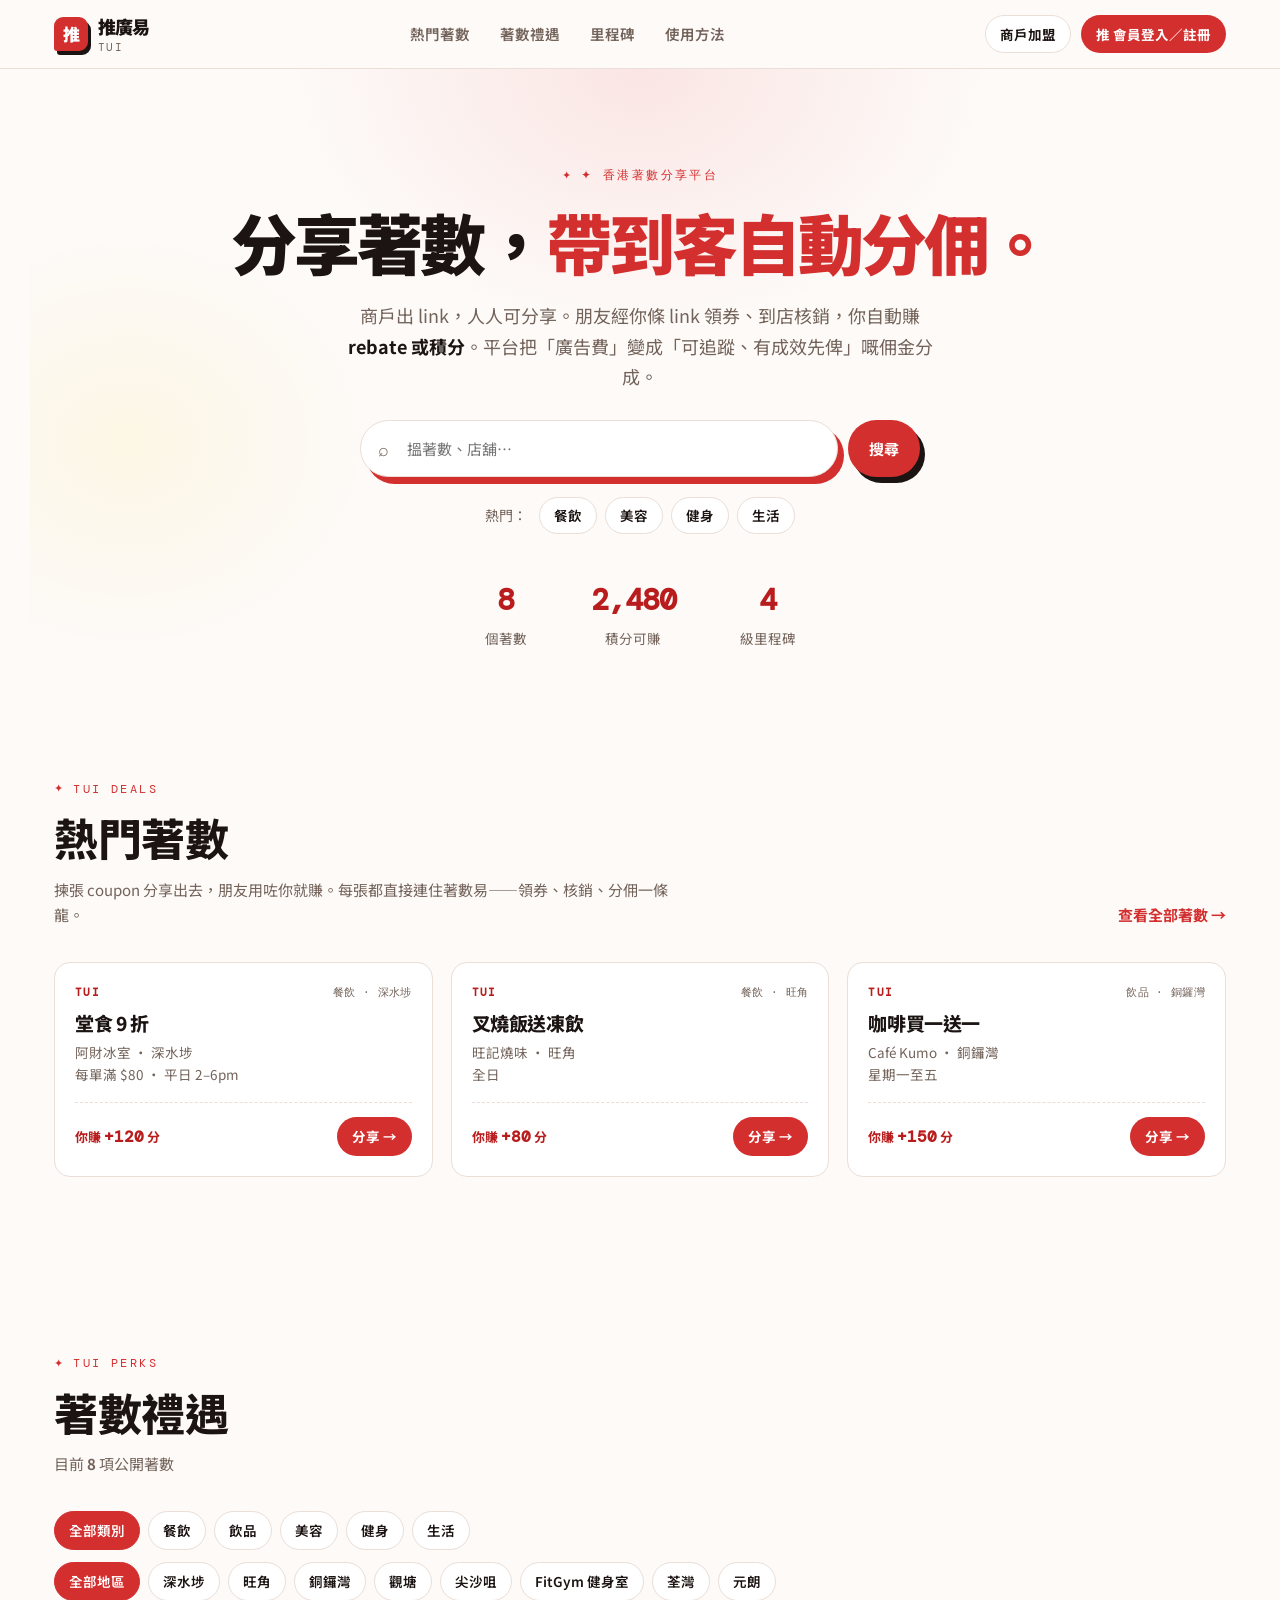
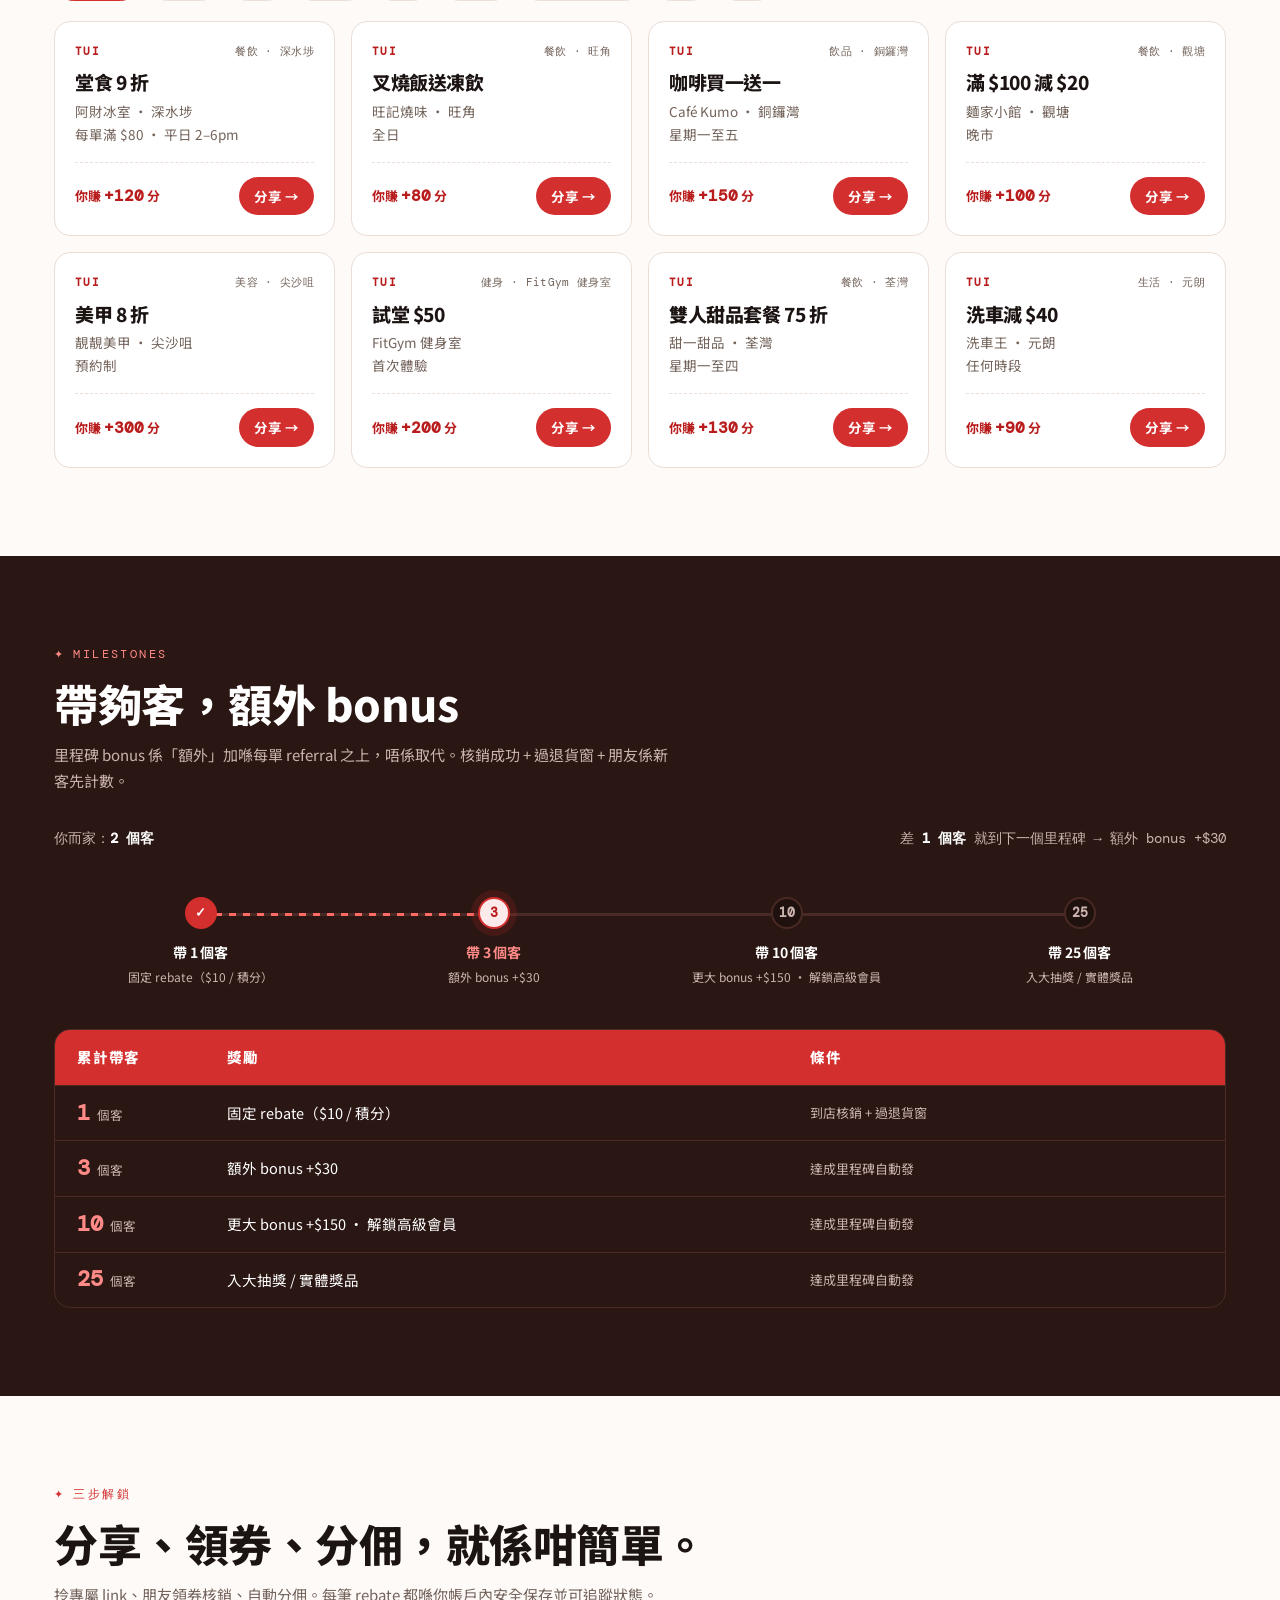
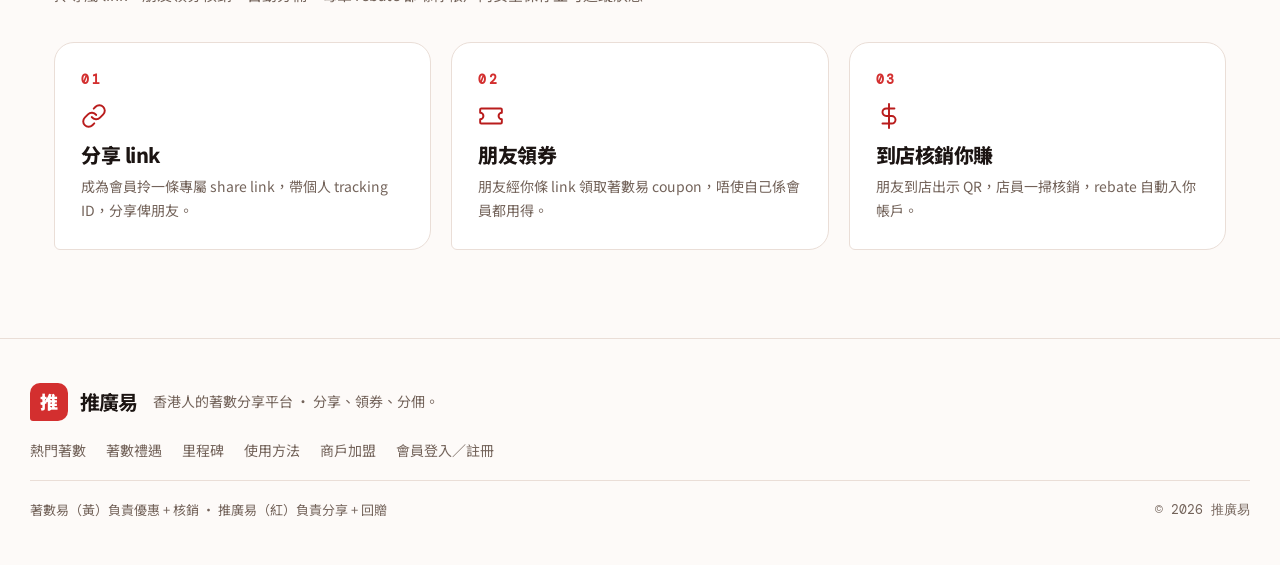
<file: phase1/dashboard.html>
<!doctype html>
<html lang="zh-HK">
<head>
<meta charset="utf-8">
<meta name="viewport" content="width=device-width, initial-scale=1">
<title>推廣易 · 我嘅帳戶</title>
<link rel="preconnect" href="https://fonts.googleapis.com">
<link rel="preconnect" href="https://fonts.gstatic.com" crossorigin>
<link href="https://fonts.googleapis.com/css2?family=Noto+Sans+HK:wght@400;500;700;800;900&family=DM+Mono:wght@400;500&display=swap" rel="stylesheet">
<link rel="stylesheet" href="assets/styles.css">
</head>
<body>

<nav class="site-nav">
  <div class="sn-inner">
    <a class="brand" href="index.html">
      <span class="mark">推</span>
      <span>推廣易<small>MEMBER</small></span>
    </a>
    <div class="site-links app-links" id="site-links">
      <a data-view="overview" class="active"><span data-icon="home"></span>首頁</a>
      <a data-view="deals"><span data-icon="tag"></span>著數</a>
      <a data-view="share"><span data-icon="link"></span>我嘅 Link</a>
      <a data-view="missions"><span data-icon="target"></span>任務</a>
      <a data-view="rewards"><span data-icon="award"></span>獎勵</a>
      <a data-view="wallet"><span data-icon="card"></span>卡包</a>
    </div>
    <button class="burger" id="burger" onclick="toggleMenu()" aria-label="選單">☰</button>
    <div class="nav-actions">
      <span class="nav-user"><span class="avatar"><i id="nav-avatar">H</i></span><b id="nav-name">@hkfoodie</b></span>
      <button class="btn btn-ghost btn-sm" onclick="TGY.logout()">登出</button>
    </div>
  </div>
</nav>

<main class="app-main">
  <header class="app-head">
    <div class="crumb">推廣易 · 會員版</div>
    <h1 id="top-title">首頁</h1>
  </header>

      <!-- ============ 首頁 ============ -->
      <section class="view" id="view-overview">
        <div class="card hard pad-lg" style="margin-bottom:18px">
          <div style="display:flex;justify-content:space-between;align-items:center;flex-wrap:wrap;gap:14px">
            <div>
              <div class="muted small">你好，</div>
              <h2 style="font-size:26px" id="ov-hello">@hkfoodie</h2>
              <div style="margin-top:4px"><span class="tag" id="ov-tier">銀章會員</span></div>
            </div>
            <div style="text-align:right">
              <div class="muted small">可回贈積分</div>
              <div style="font-family:var(--font-mono);font-size:38px;font-weight:700;letter-spacing:-1px;color:var(--red)" id="ov-points">2,480</div>
            </div>
          </div>
        </div>

        <div class="kpis" style="margin-bottom:18px">
          <div class="kpi hero"><small>累計帶客</small><b id="ov-referred">2</b></div>
          <div class="kpi"><small>抽獎券</small><b id="ov-tickets">1 張</b></div>
          <div class="kpi"><small>回贈比例</small><b id="ov-rate">3%</b></div>
        </div>

        <div class="card" style="margin-bottom:18px">
          <div class="card-title">里程碑進度 <a class="small" style="color:var(--red)" onclick="go('rewards')">睇全部 →</a></div>
          <div id="ov-milestone"></div>
        </div>

        <div class="card">
          <div class="card-title">最近回贈 <a class="small" style="color:var(--red)" onclick="go('rewards')">睇全部 →</a></div>
          <div class="ledger" id="ov-ledger"></div>
        </div>
      </section>

      <!-- ============ 著數 ============ -->
      <section class="view" id="view-deals" style="display:none">
        <div class="toolbar">
          <div class="search"><input class="input" id="deal-search" placeholder="搵優惠、店舖…" oninput="renderDeals()"></div>
          <div class="chips" id="deal-chips"></div>
        </div>
        <div class="deal-grid" id="deal-grid"></div>
      </section>

      <!-- ============ 我嘅 Link ============ -->
      <section class="view" id="view-share" style="display:none">
        <div class="card hard pad-lg" style="margin-bottom:18px">
          <div style="display:flex;justify-content:space-between;align-items:flex-start;gap:24px;flex-wrap:wrap">
            <div style="flex:1;min-width:280px">
              <div class="card-title" style="margin-bottom:6px">你嘅推薦專頁</div>
              <p class="muted small">朋友打開呢條 link，會見到你推薦嘅著數清單，揀邊張領都得——每一張都自動計返你頭上，唔使自己逐張 send。</p>
              <div class="linkbox" style="margin-top:14px">
                <small>推薦專頁 link（帶 tracking ID）</small>
                <div class="code" id="perm-link">tgy.hk/r/user</div>
                <span class="id" id="perm-id">U-00000</span>
              </div>
              <div style="margin-top:14px;display:flex;gap:10px;flex-wrap:wrap">
                <button class="btn btn-primary btn-sm" onclick="copyPerm()">複製 link</button>
                <button class="btn btn-ghost btn-sm" onclick="sharePerm()">分享出去</button>
              </div>
            </div>
            <div class="storefront-preview">
              <div class="sp-head"><b id="sp-name">@user 推薦</b><span>TUI</span></div>
              <div id="sp-deals"></div>
            </div>
          </div>
        </div>
        <div class="card">
          <div class="card-title">我分享過嘅著數 <span class="tag" id="link-count">0</span></div>
          <p class="muted small" style="margin-bottom:12px">每張 coupon 都有自己嘅 direct link，方便直接 send 俾指定朋友。</p>
          <div id="link-list" style="display:grid;gap:10px"></div>
        </div>
      </section>

      <!-- ============ 任務 ============ -->
      <section class="view" id="view-missions" style="display:none">
        <div class="card" style="margin-bottom:18px">
          <div class="card-title">任務進度</div>
          <p class="muted small">完成任務自動發回贈。分享 / 使用 / 邀請都係任務。</p>
        </div>
        <div id="mission-list" style="display:grid;gap:12px"></div>
      </section>

      <!-- ============ 獎勵 ============ -->
      <section class="view" id="view-rewards" style="display:none">
        <div class="kpis" style="margin-bottom:18px">
          <div class="kpi hero"><small>可回贈積分</small><b id="rw-points">2,480</b></div>
          <div class="kpi"><small>抽獎券</small><b id="rw-tickets">1 張</b></div>
          <div class="kpi"><small>會員級別</small><b id="rw-tier">銀章</b></div>
        </div>

        <div class="card" style="margin-bottom:18px">
          <div class="card-title">回贈記錄</div>
          <div class="chips" style="margin-bottom:14px" id="ledger-tabs"></div>
          <div class="ledger" id="ledger-list"></div>
        </div>

        <div class="card">
          <div class="card-title">里程碑階梯</div>
          <div id="milestone-ladder"></div>
        </div>
      </section>

      <!-- ============ 卡包 ============ -->
      <section class="view" id="view-wallet" style="display:none">
        <div style="max-width:440px;margin:0 auto">
          <div class="wallet-pass" style="margin-bottom:22px">
            <div class="top">
              <div><b>推廣易 · 到店卡</b><br><small id="wp-name">@hkfoodie</small></div>
              <span class="tag" style="background:#fff;color:var(--red-deep)" id="wp-tier-tag">銀章</span>
            </div>
            <div class="code" id="wp-code">U-00000</div>
            <small style="color:#fff" id="wp-handle">tgy.hk/r/user</small>
          </div>
          <p class="muted small" style="text-align:center;margin-bottom:16px">面對面推薦時，俾朋友掃你嘅 referral QR，即刻變可追蹤 referral。</p>
          <div class="qr-wrap"><canvas class="qr" id="wallet-qr" width="25" height="25"></canvas></div>
          <div style="margin-top:18px;display:flex;gap:10px;justify-content:center">
            <button class="btn btn-primary" onclick="copyReferral()">複製 referral</button>
            <button class="btn btn-ghost" onclick="addWallet()">加入 Wallet</button>
          </div>
        </div>
      </section>

</main>

<!-- ============ 分享 modal ============ -->
<div class="modal-backdrop" id="share-modal" style="display:none" onclick="if(event.target===this)closeShare()">
  <div class="modal">
    <button class="close" onclick="closeShare()">×</button>
    <h3 id="sm-title">分享著數</h3>
    <p class="muted small" id="sm-sub" style="margin-bottom:14px">經你條 link 領券 / 用券，rebate 自動計你。</p>
    <div class="ticket" id="sm-ticket"></div>
    <div class="linkbox" style="margin-top:14px">
      <small>你嘅 share link</small>
      <div class="code" id="sm-link">tgy.hk/r/…</div>
    </div>
    <div class="stat-row" style="display:grid;grid-template-columns:1fr 1fr;gap:10px;margin-top:14px">
      <div class="kpi"><small>你賺</small><b id="sm-earn">+120</b></div>
      <div class="kpi"><small>朋友慳</small><b>9 折</b></div>
    </div>
    <div style="display:flex;gap:10px;margin-top:16px">
      <button class="btn btn-primary" style="flex:1" onclick="copyShare()">複製 link</button>
      <button class="btn btn-dark" onclick="confirmShare()">完成分享 ✓</button>
    </div>
  </div>
</div>

<script src="assets/data.js"></script>
<script src="assets/icons.js"></script>
<script>
  const T = window.TGY;
  const user = T.getUser();
  if (!user) location.replace('index.html');
  const state = T.loadState();
  const save = () => T.saveState(state);

  const VIEWS = {
    overview: '首頁', deals: '著數', share: '我嘅 Link',
    missions: '任務', rewards: '獎勵', wallet: '卡包',
  };
  const CATS = ['全部', '餐飲', '飲品', '美容', '健身', '生活'];
  let cat = '全部';
  let ledgerFilter = 'all';
  let shareDeal = null;
  let shareUrl = '';

  const tier = T.TIERS[state.tier] || T.TIERS[0];
  const permLink = () => T.makeShareUrl(user.handle);

  /* ---------- navigation ---------- */
  function go(view) {
    Object.keys(VIEWS).forEach((k) => {
      document.getElementById('view-' + k).style.display = (k === view) ? '' : 'none';
    });
    document.querySelectorAll('#site-links a').forEach((a) => {
      a.classList.toggle('active', a.dataset.view === view);
    });
    document.getElementById('top-title').textContent = VIEWS[view];
    if (view === 'deals') renderDeals();
    if (view === 'share') renderLinks();
    if (view === 'missions') renderMissions();
    if (view === 'rewards') renderRewards();
    if (view === 'wallet') renderWallet();
  }
  window.go = go;

  /* ---------- overview ---------- */
  function renderOverview() {
    document.getElementById('ov-hello').textContent = user.handle;
    document.getElementById('ov-tier').innerHTML = '<span style="width:7px;height:7px;border-radius:50%;background:' + tier.color + '"></span>' + tier.name + '會員 · 回贈 ' + tier.rate;
    document.getElementById('ov-points').textContent = T.fmt(state.points);
    document.getElementById('ov-referred').textContent = state.referred;
    document.getElementById('ov-tickets').textContent = state.tickets + ' 張';
    document.getElementById('ov-rate').textContent = tier.rate;

    renderMilestoneProgress('ov-milestone');
    document.getElementById('ov-ledger').innerHTML = ledgerHTML(state.ledger.slice(0, 3));
  }

  function renderMilestoneProgress(containerId) {
    const next = T.MILESTONES.find((m) => !m.reached) || T.MILESTONES[T.MILESTONES.length - 1];
    const pct = Math.min(100, Math.round(state.referred / next.n * 100));
    document.getElementById(containerId).innerHTML = `
      <div style="display:flex;justify-content:space-between;margin-bottom:8px;font-size:14px">
        <span>下個里程碑：帶 <b>${next.n}</b> 個客 → ${next.reward}</span>
        <b class="mono">${state.referred} / ${next.n}</b>
      </div>
      <div class="bar thick"><i style="width:${pct}%"></i></div>
      <div class="muted small" style="margin-top:8px">你仲差 <b style="color:var(--red-deep)">${Math.max(0, next.n - state.referred)} 個客</b> 就到下一個里程碑。</div>`;
  }

  /* ---------- deals ---------- */
  function renderDealChips() {
    document.getElementById('deal-chips').innerHTML = CATS.map((c) =>
      `<button class="chip" aria-pressed="${c === cat}" onclick="setCat('${c}')">${c}</button>`).join('');
  }
  window.setCat = function (c) { cat = c; renderDealChips(); renderDeals(); };

  function renderDeals() {
    const q = (document.getElementById('deal-search').value || '').trim().toLowerCase();
    const list = state.coupons.filter((d) => {
      const okCat = cat === '全部' || d.cat === cat;
      const okQ = !q || (d.shop + d.title + d.cond).toLowerCase().includes(q);
      return okCat && okQ;
    });
    document.getElementById('deal-grid').innerHTML = list.length
      ? list.map((d) => `
        <div class="deal-card">
          <div class="deal-photo ${d.tone}"><span class="photo-label">${T.esc(d.cat)}</span></div>
          <div class="deal-body">
            <div class="shop">${T.esc(d.shop)}</div>
            <h3>${T.esc(d.title)}</h3>
            <div class="cond">${T.esc(d.cond)}</div>
            <div class="deal-foot">
              <span class="earn">你賺 <b>+${d.rebate}</b> 分</span>
              <button class="btn btn-primary btn-sm" onclick="openShare('${d.id}')">分享</button>
            </div>
          </div>
        </div>`).join('')
      : '<div class="card" style="grid-column:1/-1;text-align:center;color:var(--muted)">冇搵到相關著數</div>';
  }

  /* ---------- share modal ---------- */
  window.openShare = function (id) {
    shareDeal = state.coupons.find((d) => d.id === id);
    if (!shareDeal) return;
    shareUrl = T.makeShareUrl(user.handle, id);
    document.getElementById('sm-title').textContent = '分享 · ' + shareDeal.title;
    document.getElementById('sm-sub').textContent = shareDeal.shop + ' · ' + shareDeal.cond;
    document.getElementById('sm-ticket').innerHTML = `
      <div class="main"><div class="shop">${T.esc(shareDeal.shop)} <span class="tag">經 ${T.esc(user.handle)} 推薦</span></div>
      <div class="title">${T.esc(shareDeal.title)}</div><div class="cond">${T.esc(shareDeal.cond)}</div></div>
      <div class="stub">你賺<b>+${shareDeal.rebate}</b></div>`;
    document.getElementById('sm-link').textContent = shareUrl;
    document.getElementById('sm-earn').textContent = '+' + shareDeal.rebate;
    document.getElementById('share-modal').style.display = 'grid';
  };
  window.closeShare = function () { document.getElementById('share-modal').style.display = 'none'; shareDeal = null; };
  window.copyShare = function () { T.copyText(shareUrl); };
  window.confirmShare = function () {
    if (!shareDeal) return;
    state.links.unshift({ couponId: shareDeal.id, title: shareDeal.title, url: shareUrl, created: new Date().toLocaleDateString('zh-HK') });
    save();
    T.toast('已分享 · 等朋友領券核銷');
    closeShare();
    renderLinks();
  };

  /* ---------- my links ---------- */
  function renderLinks() {
    document.getElementById('perm-link').textContent = permLink();
    document.getElementById('perm-id').textContent = user.trackingId;
    document.getElementById('sp-name').textContent = user.handle + ' 推薦';
    document.getElementById('link-count').textContent = state.links.length;
    document.getElementById('sp-deals').innerHTML = state.links.length
      ? state.links.slice(0, 3).map((l) => {
          const d = state.coupons.find((c) => c.id === l.couponId);
          return '<div class="sp-item"><div><b>' + T.esc(d ? d.title : l.title) + '</b><small>' + T.esc(d ? d.shop : '') + '</small></div><button class="btn btn-primary btn-sm">領券</button></div>';
        }).join('')
      : '<p class="muted small" style="text-align:center;padding:16px">你仲未推薦任何著數，去「著數」頁揀張 share。</p>';
    document.getElementById('link-list').innerHTML = state.links.length
      ? state.links.map((l, i) => `
        <div class="ledger-item">
          <span class="ic">🔗</span>
          <div class="body"><b>${T.esc(l.title)}</b><small>${T.esc(l.url)} · ${l.created}</small></div>
          <button class="btn btn-ghost btn-sm" onclick="copyLink(${i})">複製</button>
          <button class="btn btn-soft btn-sm" onclick="delLink(${i})">刪</button>
        </div>`).join('')
      : '<p class="muted small" style="text-align:center;padding:16px">仲未分享過著數。去「著數」揀張 coupon 分享啦。</p>';
  }
  window.copyPerm = function () { T.copyText(permLink()); };
  window.copyReferral = function () { T.copyText(user.trackingId + ' · ' + permLink()); };
  window.addWallet = function () { T.toast('已加入錢包（示範）'); };
  window.sharePerm = function () { if (navigator.share) navigator.share({ title: user.handle + ' 推薦嘅著數', url: permLink() }).catch(()=>{}); else T.copyText(permLink()); };
  window.copyLink = function (i) { T.copyText(state.links[i].url); };
  window.delLink = function (i) { state.links.splice(i, 1); save(); renderLinks(); };

  /* ---------- missions ---------- */
  function renderMissions() {
    document.getElementById('mission-list').innerHTML = T.MISSIONS.map((m) => {
      const p = state.missionProgress[m.id] || 0;
      const done = p >= m.target;
      const claimed = state.missionClaimed[m.id];
      const pct = Math.min(100, Math.round(p / m.target * 100));
      return `<div class="mission-item">
        <div class="row"><b>${T.esc(m.title)}</b><span class="num">${p} / ${m.target}</span></div>
        <div class="bar"><i style="width:${pct}%"></i></div>
        <div class="reward">獎勵：+${m.reward} 分
          ${claimed ? '<span class="pill ok" style="margin-left:8px">✓ 已領取</span>'
            : done ? `<button class="btn btn-primary btn-sm" style="float:right" onclick="claimMission('${m.id}')">領取 +${m.reward} 分</button>`
            : `<span class="pill grey" style="float:right">進行中</span>`}
        </div>
      </div>`;
    }).join('');
  }
  window.claimMission = function (id) {
    const m = T.MISSIONS.find((x) => x.id === id);
    if (!m || state.missionClaimed[id]) return;
    state.points += m.reward;
    state.missionClaimed[id] = true;
    state.ledger.unshift({ id: 'm' + id, icon: '🎯', title: m.title, via: 'mission', pts: m.reward, status: 'ok', reason: '已入賬' });
    save(); renderMissions(); renderOverview();
    T.toast('已領取 +' + m.reward + ' 分');
  };

  /* ---------- rewards ---------- */
  function renderLedgerTabs() {
    const tabs = [['all', '全部'], ['ok', '已入賬'], ['hold', '凍結'], ['bad', '被拒']];
    document.getElementById('ledger-tabs').innerHTML = tabs.map(([k, label]) =>
      `<button class="chip" aria-pressed="${ledgerFilter === k}" onclick="setLedger('${k}')">${label}</button>`).join('');
  }
  window.setLedger = function (k) { ledgerFilter = k; renderLedgerTabs(); renderRewards(); };

  function ledgerHTML(items) {
    if (!items.length) return '<p class="muted small" style="text-align:center;padding:14px">暫無記錄</p>';
    return items.map((l) => {
      const st = l.status === 'ok' ? ['ok', '✓ 已入賬'] : l.status === 'hold' ? ['hold', '⏳ 凍結'] : ['bad', '✕ 被拒'];
      return `<div class="ledger-item">
        <span class="ic">${ICON(l.pts >= 0 ? 'coin' : 'refresh')}</span>
        <div class="body"><b>${T.esc(l.title)}</b><small>${T.esc(l.via || '')} · ${T.esc(l.reason)}</small></div>
        <span class="pill ${st[0]}">${st[1]}</span>
        <span class="amt ${l.pts >= 0 ? 'pos' : 'neg'}">${l.pts >= 0 ? '+' : ''}${l.pts}</span>
      </div>`;
    }).join('');
  }

  function renderMilestoneLadder() {
    document.getElementById('milestone-ladder').innerHTML = T.MILESTONES.map((m) => {
      const hit = state.referred >= m.n;
      return `<div class="ledger-item" style="${hit ? 'border-color:var(--red);box-shadow:3px 4px 0 var(--red)' : ''}">
        <span class="ic" style="${hit ? 'background:var(--red);color:#fff' : ''}">${hit ? '✓' : m.n}</span>
        <div class="body"><b>帶 ${m.n} 個客</b><small>${T.esc(m.reward)}</small></div>
        <span class="muted small">${T.esc(m.cond)}</span>
      </div>`;
    }).join('');
  }

  function renderRewards() {
    document.getElementById('rw-points').textContent = T.fmt(state.points);
    document.getElementById('rw-tickets').textContent = state.tickets + ' 張';
    document.getElementById('rw-tier').textContent = tier.name;
    renderLedgerTabs();
    const filtered = ledgerFilter === 'all' ? state.ledger : state.ledger.filter((l) => l.status === ledgerFilter);
    document.getElementById('ledger-list').innerHTML = ledgerHTML(filtered);
    renderMilestoneLadder();
  }

  /* ---------- wallet ---------- */
  function renderWallet() {
    document.getElementById('wp-name').textContent = user.handle;
    document.getElementById('wp-code').textContent = user.trackingId;
    document.getElementById('wp-handle').textContent = permLink();
    document.getElementById('wp-tier-tag').innerHTML = '<span style="width:7px;height:7px;border-radius:50%;background:' + tier.color + '"></span>' + tier.name;
    T.drawQR(document.getElementById('wallet-qr'), user.trackingId + ':' + user.handle);
  }

  /* ---------- boot ---------- */
  function renderNav() {
    const mono = (user.handle || user.name).replace(/^@/, '').charAt(0).toUpperCase();
    document.getElementById('nav-avatar').textContent = mono;
    document.getElementById('nav-name').textContent = user.handle;
  }
  window.toggleMenu = function () { document.getElementById('site-links').classList.toggle('open'); };
  window.closeMenu = function () { document.getElementById('site-links').classList.remove('open'); };
  document.getElementById('site-links').addEventListener('click', (e) => {
    const a = e.target.closest('[data-view]');
    if (a) { go(a.dataset.view); closeMenu(); }
  });
  document.addEventListener('keydown', (e) => {
    if (e.target.tagName === 'INPUT' || e.target.tagName === 'SELECT' || e.target.tagName === 'TEXTAREA') return;
    if (e.key === 'Escape') closeShare();
  });

  renderDealChips();
  renderNav();
  renderOverview();
  go('overview');
</script>
</body>
</html>
</file>
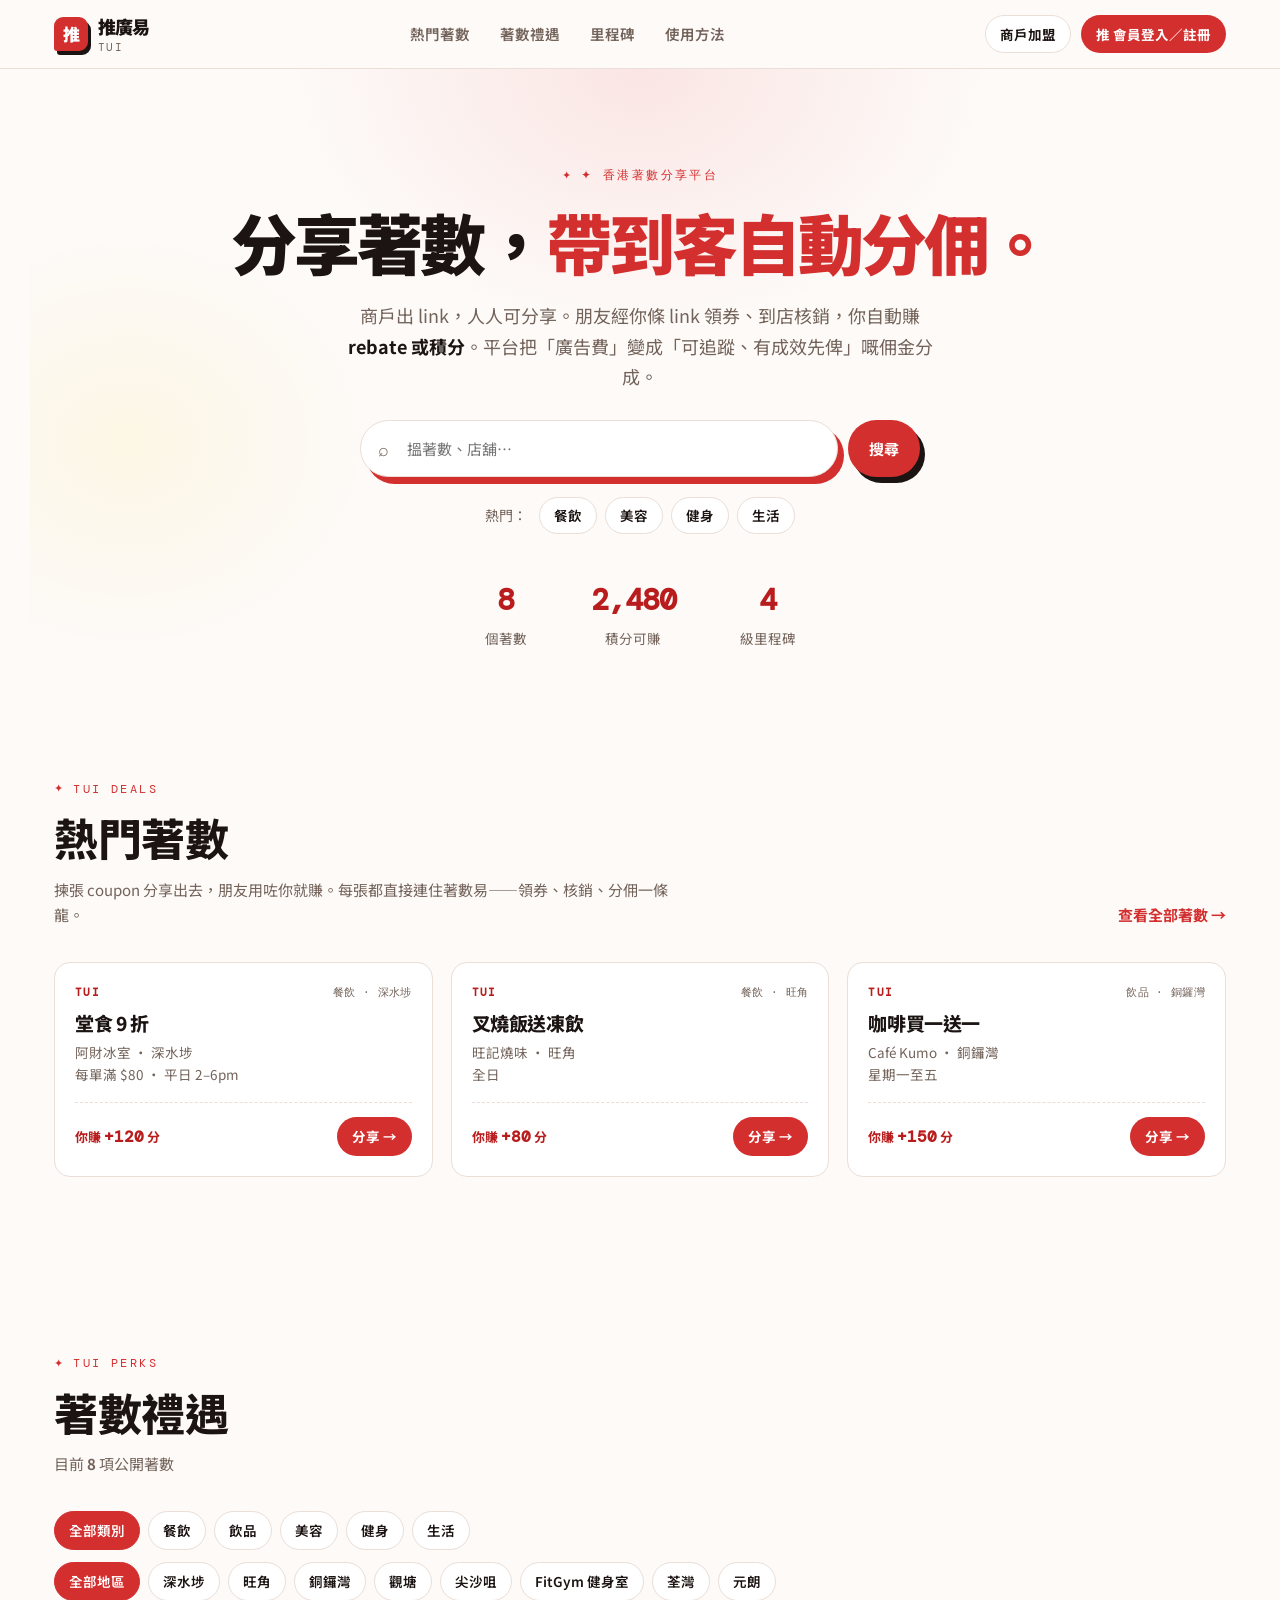
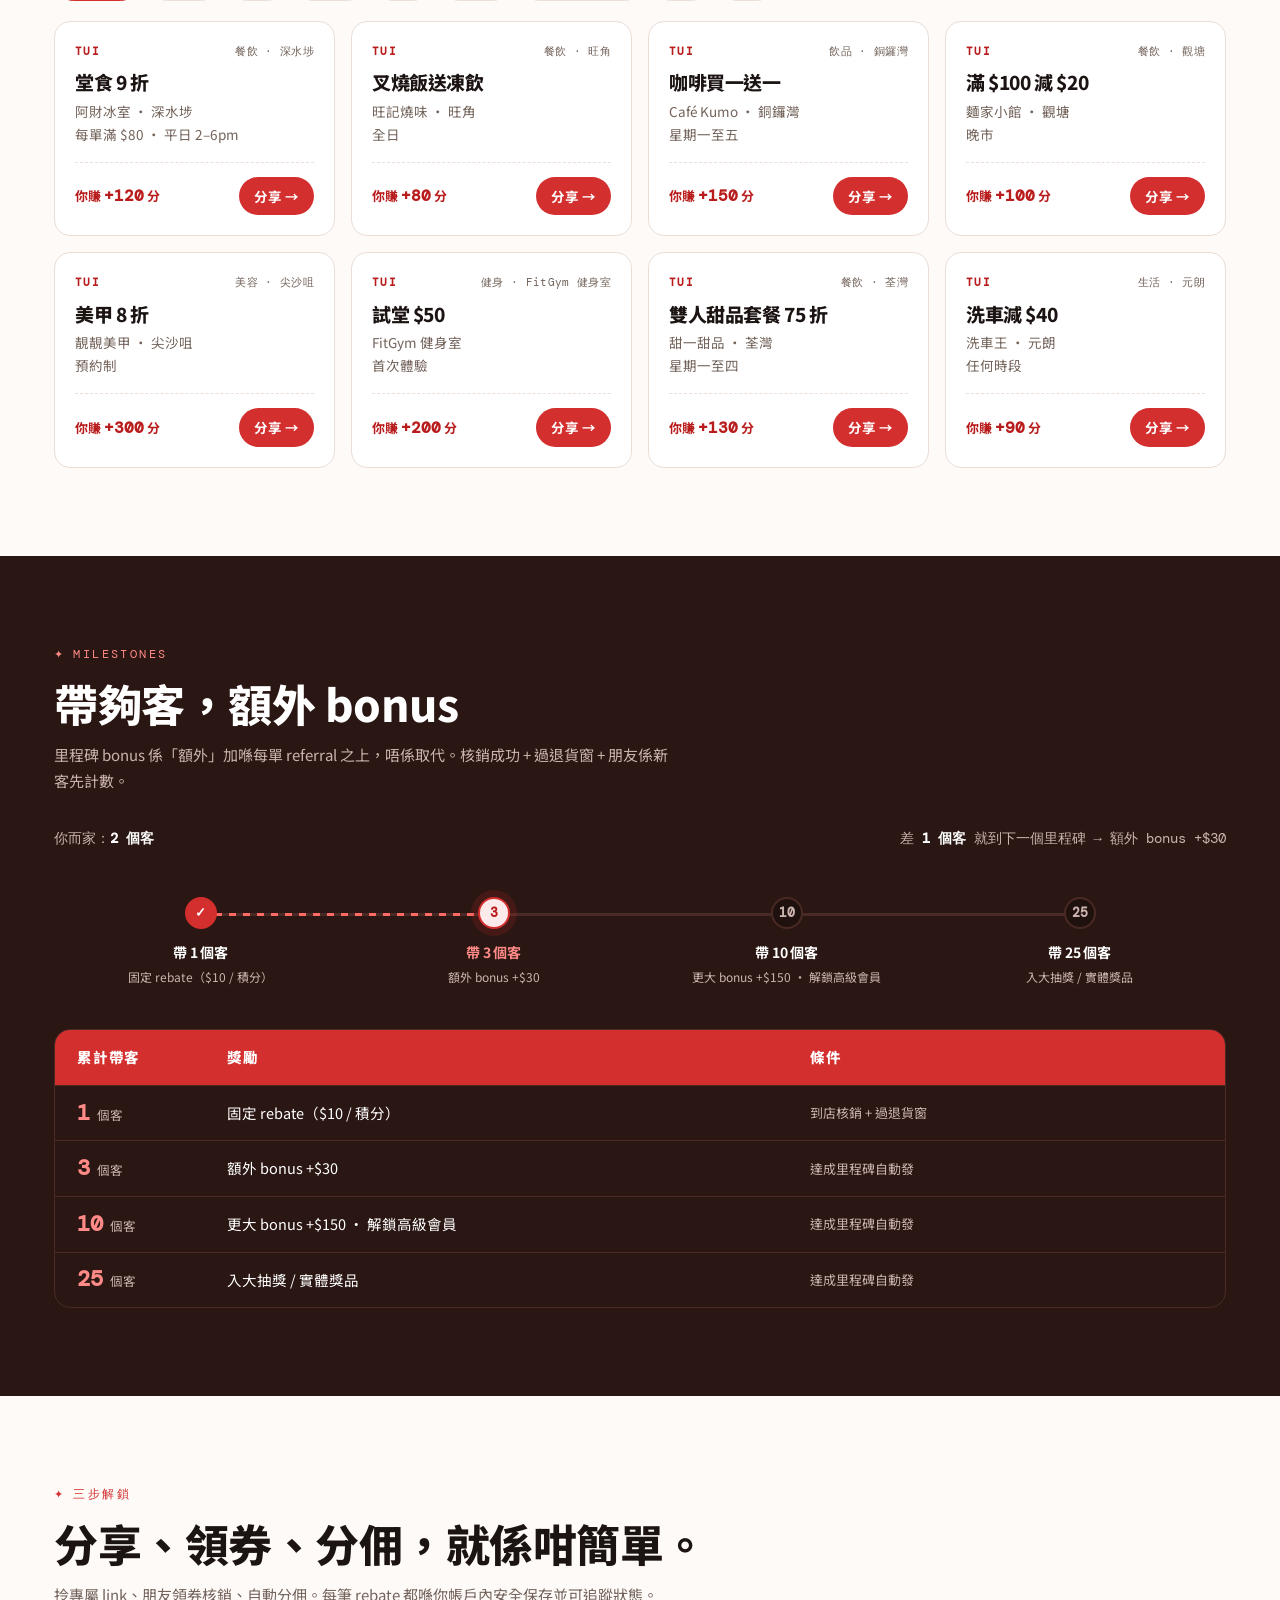
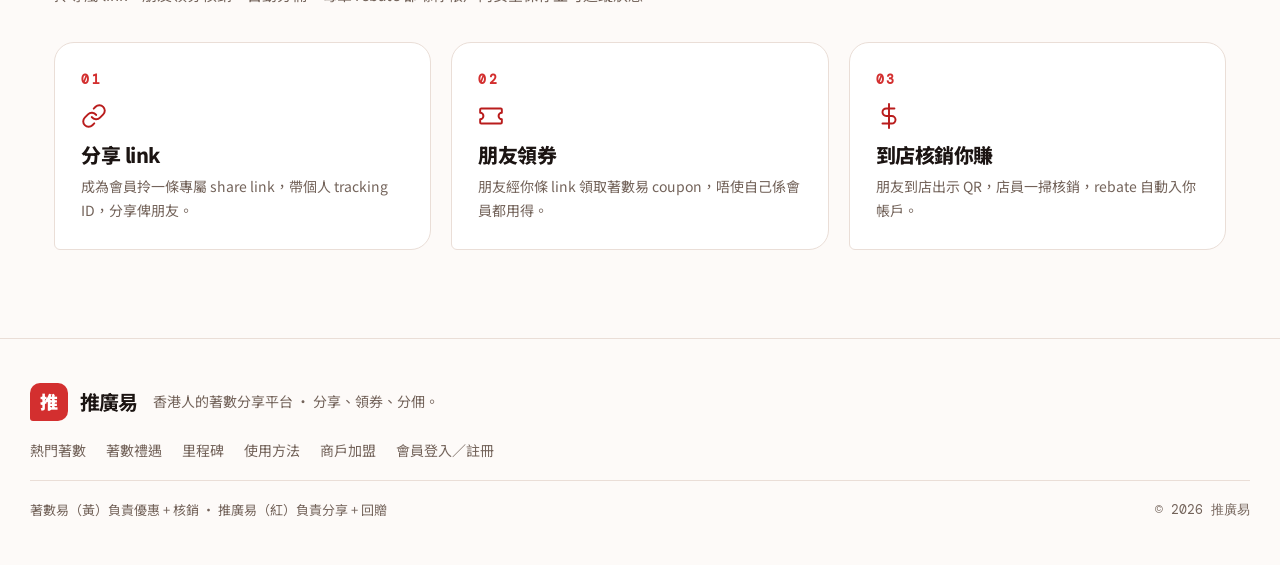
<file: phase1/merchant.html>
<!doctype html>
<html lang="zh-HK">
<head>
<meta charset="utf-8">
<meta name="viewport" content="width=device-width, initial-scale=1">
<title>推廣易 · 商戶版</title>
<link rel="preconnect" href="https://fonts.googleapis.com">
<link rel="preconnect" href="https://fonts.gstatic.com" crossorigin>
<link href="https://fonts.googleapis.com/css2?family=Noto+Sans+HK:wght@400;500;700;800;900&family=DM+Mono:wght@400;500&display=swap" rel="stylesheet">
<link rel="stylesheet" href="assets/styles.css">
</head>
<body>

<nav class="site-nav">
  <div class="sn-inner">
    <a class="brand" href="index.html">
      <span class="mark">推</span>
      <span>推廣易<small>MERCHANT</small></span>
    </a>
    <div class="site-links app-links" id="site-links">
      <a data-view="overview" class="active"><span data-icon="chart"></span>概覽</a>
      <a data-view="create"><span data-icon="link"></span>出 Link</a>
      <a data-view="report"><span data-icon="doc"></span>報表</a>
      <a data-view="stock"><span data-icon="ticket"></span>著數庫存</a>
    </div>
    <button class="burger" id="burger" onclick="toggleMenu()" aria-label="選單">☰</button>
    <div class="nav-actions">
      <span class="nav-user"><span class="avatar"><i id="nav-avatar">店</i></span><b id="nav-name">商戶</b></span>
      <button class="btn btn-ghost btn-sm" onclick="TGY.logout()">登出</button>
    </div>
  </div>
</nav>

<main class="app-main">
  <header class="app-head">
    <div class="crumb">推廣易 · 商戶版</div>
    <h1 id="top-title">概覽</h1>
  </header>

      <!-- ============ 概覽 ============ -->
      <section class="view" id="view-overview">
        <div class="card hard pad-lg" style="margin-bottom:18px">
          <div style="display:flex;justify-content:space-between;align-items:center;flex-wrap:wrap;gap:14px">
            <div>
              <div class="muted small">商戶</div>
              <h2 style="font-size:26px" id="ov-shop">阿財冰室</h2>
              <span class="tag">Phase 1 免費入門</span>
            </div>
            <button class="btn btn-primary" onclick="go('create')">出新 link →</button>
          </div>
        </div>

        <div class="kpis" style="margin-bottom:18px">
          <div class="kpi hero"><small>總帶客</small><b id="ov-brought">0</b></div>
          <div class="kpi"><small>已核銷</small><b id="ov-redeemed">0</b></div>
          <div class="kpi"><small>佣金支出</small><b id="ov-fee">$0</b></div>
        </div>

        <div class="card" style="margin-bottom:18px">
          <div class="card-title">帶客排行榜</div>
          <table class="table" id="ov-table"></table>
        </div>

        <div class="card">
          <div class="card-title">點解用推廣易？</div>
          <div style="display:grid;gap:10px">
            <div class="ledger-item"><span class="ic" data-icon="gift"></span><div class="body"><b>免費入門，先聚量</b><small>冇客核銷就唔使俾，成效先俾錢。</small></div></div>
            <div class="ledger-item"><span class="ic" data-icon="coin"></span><div class="body"><b>回贈資金 = 佣金再分配</b><small>平台唔使自己燒錢補貼。</small></div></div>
            <div class="ledger-item"><span class="ic" data-icon="chart"></span><div class="body"><b>可追蹤，有成效先俾</b><small>邊個帶咗幾多客，報表一眼睇晒。</small></div></div>
          </div>
        </div>
      </section>

      <!-- ============ 出 Link ============ -->
      <section class="view" id="view-create" style="display:none">
        <div class="card hard pad-lg" style="max-width:560px">
          <h3 style="font-size:20px;margin-bottom:6px">出一條「人人用得」嘅 Share Link</h3>
          <p class="muted small" style="margin-bottom:18px">對方唔使係會員，經 link 領券 / 用券，referral 自動記錄。</p>
          <div class="field"><label>掛住著數易 coupon</label>
            <select class="select" id="c-coupon"></select>
          </div>
          <div class="field"><label>每帶一位客核銷，俾幾多佣金？</label>
            <div class="seg" id="c-fee">
              <button type="button" data-v="10">$10</button>
              <button type="button" data-v="15" aria-pressed="true">$15</button>
              <button type="button" data-v="20">$20</button>
            </div>
          </div>
          <button class="btn btn-primary btn-block" onclick="createLink()">生成 Share Link</button>

          <div id="c-result" style="display:none;margin-top:20px">
            <div class="linkbox">
              <small>你嘅商戶 share link</small>
              <div class="code" id="c-link">tgy.hk/m/…</div>
            </div>
            <div style="display:flex;gap:10px;margin-top:14px">
              <button class="btn btn-primary btn-sm" style="flex:1" onclick="copyMerchantLink()">複製 link</button>
              <button class="btn btn-ghost btn-sm" onclick="go('report')">睇報表</button>
            </div>
          </div>
        </div>
      </section>

      <!-- ============ 報表 ============ -->
      <section class="view" id="view-report" style="display:none">
        <div class="card">
          <div class="card-title">Referral 報表 <span class="tag">今個月</span></div>
          <div class="kpis" style="margin-bottom:16px;grid-template-columns:repeat(4,1fr)">
            <div class="kpi"><small>分享者</small><b id="rp-users">0</b></div>
            <div class="kpi"><small>總帶客</small><b id="rp-brought">0</b></div>
            <div class="kpi"><small>已核銷</small><b id="rp-redeemed">0</b></div>
            <div class="kpi"><small>佣金支出</small><b id="rp-fee">$0</b></div>
          </div>
          <table class="table" id="rp-table"></table>
          <p class="muted small" style="margin-top:14px">示範數字。每帶一位客核銷，商戶俾佣金：分享者分 ⅔，平台收 ⅓。</p>
        </div>
      </section>

      <!-- ============ 著數庫存 ============ -->
      <section class="view" id="view-stock" style="display:none">
        <div class="card" style="margin-bottom:16px">
          <div class="card-title">著數易現有 coupon</div>
          <p class="muted small">呢啲係著數易交入嚟嘅優惠，掛 tracking 就變成推廣易 share link。</p>
        </div>
        <div class="deal-grid" id="stock-grid"></div>
      </section>

</main>

<script src="assets/data.js"></script>
<script src="assets/icons.js"></script>
<script>
  const T = window.TGY;
  const user = T.getUser();
  if (!user) location.replace('index.html');
  const state = T.loadState();
  const save = () => T.saveState(state);

  const VIEWS = { overview: '概覽', create: '出 Link', report: '報表', stock: '著數庫存' };
  let fee = 15;
  let merchantLink = '';

  function go(view) {
    Object.keys(VIEWS).forEach((k) => {
      document.getElementById('view-' + k).style.display = (k === view) ? '' : 'none';
    });
    document.querySelectorAll('#site-links a').forEach((a) => {
      a.classList.toggle('active', a.dataset.view === view);
    });
    document.getElementById('top-title').textContent = VIEWS[view];
    if (view === 'overview') renderOverview();
    if (view === 'report') renderReport();
    if (view === 'stock') renderStock();
  }
  window.go = go;

  function totals() {
    const brought = state.referrals.reduce((a, r) => a + r.brought, 0);
    const redeemed = state.referrals.reduce((a, r) => a + r.redeemed, 0);
    return { brought, redeemed, fee: redeemed * 15 };
  }

  function renderOverview() {
    document.getElementById('ov-shop').textContent = user.shopName || user.name;
    const t = totals();
    document.getElementById('ov-brought').textContent = t.brought;
    document.getElementById('ov-redeemed').textContent = t.redeemed;
    document.getElementById('ov-fee').textContent = T.money(t.fee);
    document.getElementById('ov-table').innerHTML = reportTableHTML();
  }

  function reportTableHTML() {
    const rows = [...state.referrals].sort((a, b) => b.brought - a.brought);
    return `<thead><tr><th>用戶</th><th class="r">帶客</th><th class="r">核銷</th><th class="r">狀態</th></tr></thead>
    <tbody>${rows.map((r) => `
      <tr><td><b style="color:var(--red-deep)">${T.esc(r.user)}</b></td>
      <td class="r num">${r.brought}</td><td class="r num">${r.redeemed}</td>
      <td class="r"><span class="pill ${r.status === 'active' ? 'ok' : 'hold'}">${r.status === 'active' ? '活躍' : '凍結'}</span></td></tr>`).join('')}
    </tbody>`;
  }

  function renderReport() {
    const t = totals();
    document.getElementById('rp-users').textContent = state.referrals.length;
    document.getElementById('rp-brought').textContent = t.brought;
    document.getElementById('rp-redeemed').textContent = t.redeemed;
    document.getElementById('rp-fee').textContent = T.money(t.fee);
    document.getElementById('rp-table').innerHTML = reportTableHTML();
  }

  /* ---------- create link ---------- */
  function renderCouponSelect() {
    document.getElementById('c-coupon').innerHTML = state.coupons.map((d) =>
      `<option value="${d.id}">${d.shop} — ${d.title}（每張你賺 ${d.rebate} 分）</option>`).join('');
  }
  document.getElementById('c-fee').addEventListener('click', (e) => {
    const b = e.target.closest('button'); if (!b) return;
    fee = Number(b.dataset.v);
    document.querySelectorAll('#c-fee button').forEach((x) => x.setAttribute('aria-pressed', x === b));
  });

  window.createLink = function () {
    const cid = document.getElementById('c-coupon').value;
    const shop = T.slug(user.shopName || user.name);
    merchantLink = `tgy.hk/m/${shop}?c=${cid}`;
    const deal = state.coupons.find((d) => d.id === cid);
    state.merchantLinks.unshift({ couponId: cid, title: deal ? deal.title : cid, url: merchantLink, fee, created: new Date().toLocaleDateString('zh-HK') });
    save();
    document.getElementById('c-link').textContent = merchantLink;
    document.getElementById('c-result').style.display = 'block';
    T.toast('Link 已生成 · 人人用得');
  };
  window.copyMerchantLink = function () { T.copyText(merchantLink); };

  /* ---------- stock ---------- */
  function renderStock() {
    document.getElementById('stock-grid').innerHTML = state.coupons.map((d) => `
      <div class="deal-card">
        <div class="deal-photo ${d.tone}"><span class="photo-label">${T.esc(d.cat)}</span></div>
        <div class="deal-body">
          <div class="shop">${T.esc(d.shop)}</div>
          <h3>${T.esc(d.title)}</h3>
          <div class="cond">${T.esc(d.cond)} · 剩 ${d.stock} 張</div>
          <div class="deal-foot">
            <span class="earn">分享者賺 <b>+${d.rebate}</b> 分</span>
            <button class="btn btn-ghost btn-sm" onclick="attachCoupon('${d.id}')">掛上 link</button>
          </div>
        </div>
      </div>`).join('');
  }
  window.attachCoupon = function (id) {
    go('create');
    document.getElementById('c-coupon').value = id;
    T.toast('已揀好 coupon，撳「生成 Share Link」');
  };

  /* ---------- boot ---------- */
  function renderNav() {
    const mono = (user.shopName || user.name || '店').charAt(0);
    document.getElementById('nav-avatar').textContent = mono;
    document.getElementById('nav-name').textContent = user.shopName || user.name;
  }
  window.toggleMenu = function () { document.getElementById('site-links').classList.toggle('open'); };
  window.closeMenu = function () { document.getElementById('site-links').classList.remove('open'); };
  document.getElementById('site-links').addEventListener('click', (e) => {
    const a = e.target.closest('[data-view]');
    if (a) { go(a.dataset.view); closeMenu(); }
  });

  renderCouponSelect();
  renderNav();
  renderOverview();
  go('overview');
</script>
</body>
</html>
</file>
<file: phase1/assets/styles.css>
/* ============================================================
   推廣易 · Phase 1 — 紅色主題
   Layout 跟 JetsoEasy demo（著數易），品牌色換成紅。
   著數易 = 黃（連接位先出現）｜ 推廣易 = 紅
   ============================================================ */

:root {
  --red:        #d32f2f;   /* AA: ≥4.5:1 both white-on-red and red-on-paper */
  --red-deep:   #b91c1c;
  --red-dark:   #7f1d1d;
  --red-soft:   #fdeaea;
  --red-line:   #f3c6c6;

  --yellow:     #f7d100;
  --yellow-ink: #3a3200;

  --ink:        #1b1412;
  --ink-soft:   #45342e;
  --paper:      #fdfaf8;
  --cream:      #f6efe9;
  --bg:         #faf6f3;
  --line:       #eaded7;
  --dark:       #2a1612;
  --dark-2:     #1f110e;
  --muted:      #73635a;   /* ≥4.5:1 on paper/cream for body + small text */

  --green:      #2f7d4f;
  --green-soft: #e3f3ea;
  --amber:      #b9821c;
  --amber-soft: #fbf0d8;

  --font-display: 'Noto Sans HK', 'PingFang HK', 'PingFang TC', 'Heiti TC', 'Microsoft JhengHei', system-ui, sans-serif;
  --font-mono: 'DM Mono', ui-monospace, 'SF Mono', Menlo, monospace;

  --ease: cubic-bezier(.22,.8,.25,1);
  --shadow-hard: 5px 6px 0 var(--ink);
  --r: 14px;
}

* { box-sizing: border-box; margin: 0; padding: 0; }
html { -webkit-text-size-adjust: 100%; scroll-behavior: smooth; }
body {
  font-family: var(--font-display);
  color: var(--ink);
  background: var(--paper);
  line-height: 1.7;
  -webkit-font-smoothing: antialiased;
  font-size: 15px;
}
a { color: inherit; text-decoration: none; }
button { font: inherit; color: inherit; cursor: pointer; border: 0; background: none; }
input, select, textarea { font: inherit; color: inherit; }
button:focus-visible, a:focus-visible, input:focus-visible, select:focus-visible {
  outline: 3px solid var(--red); outline-offset: 2px;
}
::selection { background: var(--red); color: #fff; }
::-webkit-scrollbar { width: 10px; height: 10px; }
::-webkit-scrollbar-thumb { background: #d8c7be; border-radius: 99px; }
::-webkit-scrollbar-track { background: transparent; }

.mono { font-family: var(--font-mono); }
.muted { color: var(--muted); }
.small { font-size: 13px; }
.hidden { display: none !important; }
h1, h2, h3, h4 { font-weight: 800; letter-spacing: -0.5px; line-height: 1.22; text-wrap: balance; }
.eyebrow {
  font-family: var(--font-mono); text-transform: uppercase; letter-spacing: .2em;
  font-size: 12px; color: var(--red); display: flex; align-items: center; gap: 8px;
}
.eyebrow::before { content: "✦"; font-size: 11px; }
.eyebrow.on-dark { color: #ff8a87; }

/* ---------- buttons ---------- */
.btn {
  display: inline-flex; align-items: center; justify-content: center; gap: 8px;
  font-weight: 700; font-size: 15px; padding: 11px 20px; border-radius: 999px;
  border: 1.5px solid transparent; transition: transform .16s var(--ease), box-shadow .16s var(--ease), background .16s var(--ease), border-color .16s var(--ease);
  white-space: nowrap;
}
.btn:hover { transform: translateY(-2px); }
.btn:active { transform: translateY(0); }
.btn-primary { background: var(--red); color: #fff; box-shadow: var(--shadow-hard); }
.btn-primary:hover { box-shadow: 3px 4px 0 var(--ink); }
.btn-ghost { border-color: var(--line); background: #fff; color: var(--ink); }
.btn-ghost:hover { border-color: var(--red); }
.btn-dark { background: var(--ink); color: #fff; }
.btn-soft { background: var(--red-soft); color: var(--red-deep); }
.btn-sm { padding: 7px 14px; font-size: 13.5px; box-shadow: none; }
.btn-block { width: 100%; }
.btn:disabled { opacity: .5; cursor: not-allowed; transform: none; }

/* ---------- forms ---------- */
.field { display: block; margin-bottom: 14px; }
.field label { display: block; font-size: 13px; font-weight: 600; color: var(--ink-soft); margin-bottom: 6px; }
.input, .select, .textarea {
  width: 100%; padding: 11px 13px; border: 1.5px solid var(--line); border-radius: 12px;
  background: #fff; font-size: 15px; transition: border-color .16s var(--ease);
}
.input:focus, .select:focus, .textarea:focus { border-color: var(--red); outline: none; }
.textarea { resize: vertical; min-height: 80px; }
.seg { display: grid; gap: 8px; grid-auto-columns: 1fr; grid-auto-flow: column; }
.seg button { padding: 10px 0; border-radius: 11px; border: 1.5px solid var(--line); font-weight: 700; font-size: 14px; background: #fff; }
.seg button[aria-pressed="true"] { border-color: var(--red); background: var(--red-soft); color: var(--red-deep); }

/* ---------- cards ---------- */
.card { background: #fff; border: 1px solid var(--line); border-radius: var(--r); padding: 20px; }
.card.pad-lg { padding: 26px; }
.card.hard { box-shadow: var(--shadow-hard); }
.card-title { font-size: 16px; font-weight: 800; letter-spacing: -0.3px; margin-bottom: 14px; display: flex; align-items: center; justify-content: space-between; }

/* ---------- tags / pills ---------- */
.tag { display: inline-flex; align-items: center; gap: 4px; font-size: 11.5px; font-weight: 700; padding: 2px 9px; border-radius: 99px; background: var(--red-soft); color: var(--red-deep); }
.pill { display: inline-flex; align-items: center; gap: 5px; font-size: 11.5px; font-weight: 700; padding: 3px 10px; border-radius: 99px; }
.pill.ok { background: var(--green-soft); color: #1f6b3b; }
.pill.hold { background: var(--amber-soft); color: var(--amber); }
.pill.bad { background: var(--red-soft); color: var(--red-deep); }
.pill.grey { background: var(--cream); color: var(--muted); }

/* ---------- progress bars ---------- */
.bar { height: 8px; background: var(--cream); border-radius: 99px; overflow: hidden; }
.bar i { display: block; height: 100%; background: var(--red); border-radius: 99px; transition: width .5s var(--ease); }
.bar.thick { height: 14px; }

/* ---------- tables ---------- */
.table { width: 100%; border-collapse: collapse; font-size: 14px; }
.table th { font-size: 12px; color: var(--muted); font-weight: 600; text-align: left; padding: 9px 6px; border-bottom: 1px solid var(--line); }
.table td { padding: 11px 6px; border-bottom: 1px solid var(--line); vertical-align: middle; }
.table tr:last-child td { border-bottom: 0; }
.table td.r, .table th.r { text-align: right; }
.table .num { font-family: var(--font-mono); }

/* ---------- kpi ---------- */
.kpis { display: grid; grid-template-columns: repeat(3, 1fr); gap: 12px; }
.kpi { background: var(--cream); border-radius: 12px; padding: 14px; }
.kpi small { font-size: 12px; color: var(--muted); }
.kpi b { display: block; font-size: 24px; font-family: var(--font-mono); letter-spacing: -0.5px; margin-top: 2px; }
.kpi.hero { background: var(--ink); color: #fff; }
.kpi.hero small { color: #cbb4ae; }
.kpi.hero b { color: #ff8a87; }

/* ---------- toast ---------- */
#toast {
  position: fixed; left: 50%; bottom: 28px; transform: translate(-50%, 20px);
  background: var(--ink); color: #fff; padding: 12px 22px; border-radius: 999px;
  font-size: 14.5px; font-weight: 600; opacity: 0; pointer-events: none; z-index: 999;
  transition: opacity .2s var(--ease), transform .2s var(--ease); box-shadow: 0 12px 30px rgba(27,20,18,.3);
  max-width: 90vw; text-align: center;
}
#toast.show { opacity: 1; transform: translate(-50%, 0); }

/* ---------- modal ---------- */
.modal-backdrop {
  position: fixed; inset: 0; background: rgba(27,20,18,.5); z-index: 200;
  display: grid; place-items: center; padding: 20px;
}
.modal {
  background: #fff; border-radius: 20px 20px 20px 6px; max-width: 460px; width: 100%;
  padding: 26px; box-shadow: 10px 12px 0 var(--ink); animation: pop .22s var(--ease);
  max-height: 90vh; overflow-y: auto;
}
@keyframes pop { from { transform: scale(.96) translateY(8px); opacity: 0; } to { transform: none; opacity: 1; } }
.modal h3 { font-size: 20px; margin-bottom: 6px; }
.modal .close { float: right; font-size: 22px; color: var(--muted); line-height: 1; }

/* ============================================================
   APP SHELL (dashboard / merchant)
   ============================================================ */
/* ---------- app shell (top-nav, 同 landing 一致) ---------- */
.app-main { max-width: 1120px; margin: 0 auto; padding: 28px 24px 72px; }
.app-head { margin-bottom: 22px; }
.app-head .crumb { font-family: var(--font-mono); font-size: 12px; color: var(--muted); letter-spacing: .05em; }
.app-head h1 { font-size: 26px; letter-spacing: -1px; }
.app-links a { display: inline-flex; align-items: center; gap: 6px; }
.app-links a .ico-svg { width: 16px; height: 16px; }
.site-links a.active { color: var(--red-deep); background: var(--red-soft); }
.nav-user { display: inline-flex; align-items: center; gap: 8px; font-weight: 700; font-size: 14px; }
.nav-user .avatar { width: 32px; height: 32px; }
.nav-user .avatar i { width: 26px; height: 26px; font-size: 12px; }
.avatar { width: 40px; height: 40px; border-radius: 50%; background: conic-gradient(var(--red), var(--yellow), var(--green), var(--red)); display: grid; place-items: center; flex-shrink: 0; }
.avatar i { width: 32px; height: 32px; border-radius: 50%; background: var(--dark); color: #fff; display: grid; place-items: center; font-style: normal; font-size: 15px; }
.ico-svg { width: 18px; height: 18px; flex-shrink: 0; display: inline-block; vertical-align: -3px; }
.view { animation: fade .25s var(--ease); }
@keyframes fade { from { opacity: 0; transform: translateY(6px); } to { opacity: 1; transform: none; } }

/* ---------- deal cards (app 用) ---------- */
.toolbar { display: flex; gap: 10px; align-items: center; margin-bottom: 18px; flex-wrap: wrap; }
.toolbar .search { flex: 1; min-width: 200px; position: relative; }
.toolbar .search .input { padding-left: 36px; }
.toolbar .search::before { content: "⌕"; position: absolute; left: 12px; top: 50%; transform: translateY(-50%); color: var(--muted); font-size: 18px; }
.chips { display: flex; gap: 8px; flex-wrap: wrap; }
.chip { padding: 7px 14px; border-radius: 999px; border: 1.5px solid var(--line); font-size: 13.5px; font-weight: 600; background: #fff; }
.chip[aria-pressed="true"] { background: var(--red); color: #fff; border-color: var(--red); }

.deal-grid { display: grid; grid-template-columns: repeat(3, minmax(0,1fr)); gap: 16px; }
.deal-card { background: #fff; border: 1px solid var(--line); border-radius: 16px; overflow: hidden; display: flex; flex-direction: column; transition: transform .18s var(--ease), border-color .18s var(--ease), box-shadow .18s var(--ease); }
.deal-card:hover { transform: translateY(-4px); border-color: var(--red); box-shadow: 0 18px 38px rgba(27,20,18,.09); }
.deal-photo { height: 96px; display: grid; place-items: center; }
.deal-photo .photo-label {
  font-family: var(--font-mono); font-size: 12px; letter-spacing: .18em; text-transform: uppercase;
  color: rgba(255,255,255,.94); text-shadow: 0 1px 6px rgba(0,0,0,.25);
}
.deal-body { padding: 16px; display: flex; flex-direction: column; flex: 1; }
.deal-body .shop { font-size: 12px; color: var(--muted); }
.deal-body h3 { font-size: 18px; letter-spacing: -0.4px; margin-top: 2px; }
.deal-body .cond { font-size: 12.5px; color: var(--muted); margin-top: 4px; }
.deal-foot { display: flex; align-items: center; justify-content: space-between; margin-top: 14px; }
.deal-foot .earn { font-size: 13px; font-weight: 700; color: var(--red-deep); }
.deal-foot .earn b { font-family: var(--font-mono); font-size: 15px; }

.tone-a { background: linear-gradient(135deg, #f18a59, #86414c); }
.tone-b { background: linear-gradient(135deg, #a9b666, #334832); }
.tone-c { background: linear-gradient(135deg, #d99651, #5e2920); }
.tone-d { background: linear-gradient(135deg, #58a8a6, #235068); }
.tone-e { background: linear-gradient(135deg, #a23e5f, #3b243e); }
.tone-f { background: linear-gradient(135deg, #d64e24, #4c1e13); }

/* ---------- share link box ---------- */
.linkbox { border: 2px solid var(--red); background: var(--red-soft); border-radius: 16px; padding: 18px; text-align: center; }
.linkbox .code { font-family: var(--font-mono); font-size: 20px; font-weight: 700; color: var(--red-deep); letter-spacing: .5px; word-break: break-all; }
.linkbox small { color: var(--muted); font-size: 12.5px; display: block; }
.linkbox .id { display: inline-block; margin-top: 6px; font-family: var(--font-mono); font-size: 11.5px; background: #fff; border: 1px solid var(--red-line); border-radius: 99px; padding: 2px 10px; color: var(--red-deep); }

/* ---------- 推薦專頁 preview ---------- */
.storefront-preview {
  width: 320px; max-width: 100%; flex-shrink: 0;
  border: 1px solid var(--line); border-radius: 16px; background: #fff; overflow: hidden;
  box-shadow: 6px 7px 0 var(--red-soft);
}
.sp-head { display: flex; justify-content: space-between; align-items: center; padding: 12px 16px; border-bottom: 1px solid var(--line); }
.sp-head b { font-size: 14px; letter-spacing: -0.3px; }
.sp-head span { font-family: var(--font-mono); font-size: 11px; color: var(--red); letter-spacing: .12em; font-weight: 700; }
.sp-item { display: flex; justify-content: space-between; align-items: center; gap: 10px; padding: 12px 16px; border-bottom: 1px solid var(--line); }
.sp-item:last-child { border-bottom: 0; }
.sp-item b { display: block; font-size: 14px; letter-spacing: -0.2px; }
.sp-item small { color: var(--muted); font-size: 12px; display: block; }

/* ---------- ticket ---------- */
.ticket { display: grid; grid-template-columns: 1fr 76px; background: var(--red-soft); border: 1px solid var(--red-line); border-radius: 14px; position: relative; margin: 4px 0; }
.ticket::before, .ticket::after { content: ""; position: absolute; left: calc(100% - 76px - 9px); width: 18px; height: 18px; border-radius: 50%; background: var(--bg); }
.ticket::before { top: -9px; }
.ticket::after { bottom: -9px; }
.ticket .main { padding: 15px 14px 13px; border-right: 2px dashed var(--red-line); }
.ticket .shop { font-size: 12px; color: var(--muted); }
.ticket .title { font-size: 19px; font-weight: 800; letter-spacing: -0.4px; }
.ticket .cond { font-size: 12.5px; color: var(--muted); margin-top: 3px; }
.ticket .stub { display: grid; place-items: center; text-align: center; font-size: 10.5px; color: var(--muted); padding: 8px; }
.ticket .stub b { display: block; font-family: var(--font-mono); font-size: 18px; color: var(--red-deep); }

/* ---------- ledger ---------- */
.ledger { display: grid; gap: 8px; }
.ledger-item { display: flex; align-items: center; gap: 12px; border: 1px solid var(--line); border-radius: 12px; padding: 12px 14px; background: #fff; }
.ledger-item .ic { width: 38px; height: 38px; border-radius: 10px; background: var(--cream); display: grid; place-items: center; font-size: 17px; flex-shrink: 0; }
.ledger-item .body { flex: 1; min-width: 0; }
.ledger-item .body b { font-size: 14.5px; letter-spacing: -0.2px; }
.ledger-item .body small { display: block; color: var(--muted); font-size: 12.5px; }
.ledger-item .amt { font-family: var(--font-mono); font-weight: 700; font-size: 16px; }
.amt.pos { color: var(--green); }
.amt.neg { color: var(--red-deep); }

/* ---------- mission ---------- */
.mission-item { border: 1px solid var(--line); border-radius: 14px; padding: 16px; background: #fff; }
.mission-item .row { display: flex; justify-content: space-between; align-items: center; gap: 10px; }
.mission-item .row b { font-size: 15px; letter-spacing: -0.2px; }
.mission-item .row .num { font-family: var(--font-mono); font-size: 13px; font-weight: 700; }
.mission-item .bar { margin-top: 10px; }
.mission-item .reward { margin-top: 10px; font-size: 12.5px; color: var(--muted); }

/* ---------- qr / wallet ---------- */
.qr-wrap { display: grid; place-items: center; }
.qr { width: 200px; height: 200px; border-radius: 14px; border: 2px solid var(--ink); image-rendering: pixelated; background: #fff; }
.wallet-pass { background: linear-gradient(160deg, var(--red), var(--red-dark)); border-radius: 20px; padding: 20px; color: #fff; box-shadow: var(--shadow-hard); }
.wallet-pass .top { display: flex; justify-content: space-between; align-items: center; }
.wallet-pass .top b { font-size: 18px; }
.wallet-pass .top small { font-size: 12px; color: #fff; }
.wallet-pass .code { font-family: var(--font-mono); font-size: 22px; letter-spacing: 2px; margin-top: 18px; }

/* ============================================================
   LANDING — layout 跟 JetsoEasy demo
   ============================================================ */

/* ---------- site nav ---------- */
.site-nav { position: sticky; top: 0; z-index: 50; background: rgba(253,250,248,.92); backdrop-filter: blur(12px); border-bottom: 1px solid var(--line); }
.sn-inner { max-width: 1220px; margin: 0 auto; padding: 0 24px; height: 68px; display: flex; align-items: center; gap: 12px; }
.brand { display: flex; align-items: center; gap: 10px; font-weight: 900; letter-spacing: -1px; font-size: 18px; }
.brand .mark { width: 34px; height: 34px; border-radius: 9px 9px 9px 3px; background: var(--red); color: #fff; display: grid; place-items: center; font-size: 17px; box-shadow: 3px 4px 0 var(--ink); }
.brand small { display: block; font-family: var(--font-mono); font-size: 11px; color: var(--muted); font-weight: 400; letter-spacing: .12em; margin-top: -3px; }
.site-links { display: flex; gap: 2px; margin: 0 auto; }
.site-links a { padding: 8px 14px; border-radius: 999px; color: var(--muted); font-weight: 600; font-size: 14.5px; transition: color .16s var(--ease), background .16s var(--ease); }
.site-links a:hover { color: var(--ink); background: var(--cream); }
.nav-actions { display: flex; gap: 10px; align-items: center; }
.burger { display: none; font-size: 22px; color: var(--ink); }

/* ---------- hero ---------- */
.hero { max-width: 1220px; margin: 0 auto; padding: clamp(56px, 8vw, 96px) 24px 40px; text-align: center; position: relative; }
.hero::before {
  content: ""; position: absolute; inset: 0; z-index: -1;
  background:
    radial-gradient(560px 420px at 50% 0%, rgba(226,48,47,.10), transparent 62%),
    radial-gradient(420px 360px at 8% 60%, rgba(247,209,0,.08), transparent 60%);
}
.hero .eyebrow { justify-content: center; }
.hero h1 { font-size: clamp(40px, 6vw, 66px); font-weight: 900; letter-spacing: -3px; margin-top: 16px; }
.hero h1 .hl { color: var(--red); }
.hero p.sub { color: var(--muted); font-size: 18px; margin-top: 18px; max-width: 34em; margin-left: auto; margin-right: auto; }
.hero p.sub b { color: var(--ink); }

.searchbar { max-width: 560px; margin: 28px auto 0; display: flex; gap: 10px; }
.searchbar .sbox { flex: 1; position: relative; }
.searchbar .sbox .ico { position: absolute; left: 18px; top: 50%; transform: translateY(-50%); color: var(--muted); font-size: 18px; }
.searchbar .sbox input {
  width: 100%; padding: 15px 18px 15px 46px; border-radius: 999px; border: 1.5px solid var(--line);
  background: #fff; font-size: 15px; box-shadow: 6px 7px 0 var(--red);
}
.searchbar .sbox input:focus { border-color: var(--red); outline: none; }

.hot { margin-top: 20px; display: flex; gap: 8px; justify-content: center; align-items: center; flex-wrap: wrap; }
.hot .lbl { color: var(--muted); font-size: 14px; margin-right: 4px; }
.hot button { padding: 6px 14px; border-radius: 999px; border: 1.5px solid var(--line); font-size: 13.5px; font-weight: 600; background: #fff; }
.hot button:hover { border-color: var(--red); color: var(--red-deep); }

.stats { display: flex; gap: clamp(26px, 5vw, 64px); justify-content: center; margin-top: 40px; flex-wrap: wrap; }
.lstat { text-align: center; }
.lstat b { font-family: var(--font-mono); font-size: 30px; font-weight: 700; letter-spacing: -1px; color: var(--red-deep); display: block; }
.lstat span { color: var(--muted); font-size: 13.5px; }

/* ---------- sections ---------- */
.sec { padding: clamp(52px, 7vw, 88px) 0; }
.sec.band { background: var(--dark); color: #fff; border-top: 1px solid var(--red-ink); border-bottom: 1px solid var(--red-ink); }
.sec-head { max-width: 1220px; margin: 0 auto; padding: 0 24px 34px; display: flex; align-items: flex-end; justify-content: space-between; gap: 24px; flex-wrap: wrap; }
.sec-head h2 { font-size: clamp(30px, 4vw, 44px); margin-top: 12px; }
.sec-head .lead { color: var(--muted); margin-top: 12px; max-width: 620px; }
.band .sec-head h2 { color: #fff; }
.band .sec-head .lead { color: #cbb4ae; }
.sec-head .more { font-weight: 700; color: var(--red); white-space: nowrap; }
.band .sec-head .more { color: #ff8a87; }

.sec-body { max-width: 1220px; margin: 0 auto; padding: 0 24px; }

/* ---------- offer cards (JetsoEasy 風格) ---------- */
.grid-3 { display: grid; grid-template-columns: repeat(3, minmax(0, 1fr)); gap: 18px; }
.grid-4 { display: grid; grid-template-columns: repeat(4, minmax(0, 1fr)); gap: 16px; }
.offer-card {
  background: #fff; border: 1px solid var(--line); border-radius: 16px; padding: 20px;
  display: flex; flex-direction: column; transition: transform .18s var(--ease), border-color .18s var(--ease), box-shadow .18s var(--ease);
}
.offer-card:hover { transform: translateY(-4px); border-color: var(--red); box-shadow: 0 18px 38px rgba(27,20,18,.09); }
.oc-top { display: flex; justify-content: space-between; align-items: center; gap: 8px; }
.oc-tag { font-family: var(--font-mono); font-size: 11px; letter-spacing: .12em; color: var(--red-deep); font-weight: 700; }
.oc-meta { font-family: var(--font-mono); font-size: 11px; color: var(--muted); letter-spacing: .03em; text-align: right; }
.offer-card h3 { font-size: 19px; letter-spacing: -0.4px; margin-top: 10px; }
.oc-desc { color: var(--muted); font-size: 13.5px; margin-top: 6px; flex: 1; }
.oc-earn { margin-top: 16px; padding-top: 14px; border-top: 1px dashed var(--line); display: flex; justify-content: space-between; align-items: center; }
.oc-earn .earn { font-size: 13px; font-weight: 700; color: var(--red-deep); }
.oc-earn .earn b { font-family: var(--font-mono); font-size: 16px; }
.oc-earn .disc { font-size: 12.5px; color: var(--muted); }

/* ---------- milestone band ---------- */
/* ---------- milestone checkpoints ---------- */
.m-progress-head {
  display: flex; justify-content: space-between; align-items: baseline; flex-wrap: wrap; gap: 8px;
  font-family: var(--font-mono); font-size: 14px; color: #cbb4ae; margin-bottom: 46px;
}
.m-progress-head b { color: #fff; }
.m-steps { display: flex; align-items: flex-start; }
.m-step { flex: 1; position: relative; text-align: center; padding: 0 10px; min-width: 0; }
.m-step:not(:first-child)::before {
  content: ""; position: absolute; top: 16px; right: 50%; width: 100%; height: 3px;
  background: #4a2a24; z-index: 0;
}
.m-step.reached:not(:first-child)::before { background: linear-gradient(90deg, var(--red), #ff6a67); }
.m-step.next:not(:first-child)::before { background: repeating-linear-gradient(90deg, #ff6a67 0 7px, #4a2a24 7px 14px); }
.m-node {
  position: relative; z-index: 1; width: 32px; height: 32px; border-radius: 50%;
  margin: 0 auto 12px; background: var(--dark-2); border: 2px solid #4a2a24;
  color: #cbb4ae; display: grid; place-items: center;
  font-family: var(--font-mono); font-size: 13px; font-weight: 700;
}
.m-step.reached .m-node { background: var(--red); border-color: var(--red); color: #fff; }
.m-step.next .m-node {
  background: var(--red-soft); border-color: var(--red); color: var(--red-deep);
  box-shadow: 0 0 0 7px rgba(211,47,47,.16); animation: m-pulse 2.4s var(--ease) infinite;
}
.m-lbl b { display: block; color: #fff; font-size: 14px; letter-spacing: -0.2px; }
.m-step.next .m-lbl b { color: #ff8a87; }
.m-lbl small { display: block; color: #cbb4ae; font-size: 12px; margin-top: 3px; line-height: 1.45; }
@keyframes m-pulse {
  0%, 100% { box-shadow: 0 0 0 7px rgba(211,47,47,.16); }
  50% { box-shadow: 0 0 0 12px rgba(211,47,47,.05); }
}
/* milestone detail table */
.m-table { margin-top: 44px; border: 1px solid #4a2a24; border-radius: 16px; overflow: hidden; }
.m-trow { display: grid; grid-template-columns: 150px 1.6fr 1.2fr; align-items: center; }
.m-trow > div { padding: 15px 22px; font-size: 14.5px; }
.m-trow.head { background: var(--red); font-weight: 800; font-size: 13px; letter-spacing: .06em; }
.m-trow:not(.head) { border-top: 1px solid #4a2a24; }
.m-tqty { display: flex; align-items: baseline; gap: 7px; white-space: nowrap; }
.m-tqty b { font-family: var(--font-mono); font-size: 22px; font-weight: 700; color: #ff8a87; line-height: 1; }
.m-tqty span { color: #cbb4ae; font-size: 12.5px; }
.m-trow .m-cond { color: #cbb4ae; font-size: 13px; }

/* ---------- how it works ---------- */
.steps-3 { display: grid; grid-template-columns: repeat(3, minmax(0, 1fr)); gap: 20px; }
.step-card { border: 1px solid var(--line); border-radius: 20px 20px 20px 6px; background: #fff; padding: 26px; transition: transform .18s var(--ease), border-color .18s var(--ease); }
.step-card:hover { transform: translateY(-4px); border-color: var(--red); }
.step-card .num { font-family: var(--font-mono); font-size: 13px; letter-spacing: .2em; color: var(--red); font-weight: 700; }
.step-card .ico { margin: 12px 0 10px; color: var(--red-deep); }
.step-card .ico .ico-svg { width: 26px; height: 26px; }
.step-card h3 { font-size: 20px; }
.step-card p { color: var(--muted); font-size: 14px; margin-top: 8px; }

/* ---------- footer ---------- */
.footer { border-top: 1px solid var(--line); padding: 44px 24px; }
.footer-inner { max-width: 1220px; margin: 0 auto; display: flex; flex-direction: column; gap: 18px; }
.footer-brand { display: flex; align-items: center; gap: 12px; }
.footer-brand .mark { width: 38px; height: 38px; border-radius: 10px 10px 10px 3px; background: var(--red); color: #fff; display: grid; place-items: center; font-weight: 900; font-size: 18px; }
.footer-brand b { font-size: 20px; letter-spacing: -1px; }
.footer-tag { color: var(--muted); font-size: 14px; }
.footer-links { display: flex; gap: 20px; flex-wrap: wrap; font-size: 14px; }
.footer-links a { color: var(--muted); }
.footer-links a:hover { color: var(--red); }
.footer-bottom { display: flex; justify-content: space-between; align-items: center; flex-wrap: wrap; gap: 10px; color: var(--muted); font-size: 13px; border-top: 1px solid var(--line); padding-top: 18px; }

/* ---------- responsive ---------- */
@media (max-width: 980px) {
  .app-main { padding: 18px 16px 72px; }

  .sn-inner { flex-wrap: wrap; height: auto; padding: 10px 24px; }
  .site-links { display: none; }
  .site-links.open { display: flex; flex-wrap: wrap; width: 100%; order: 3; gap: 4px; padding: 10px 0 4px; border-top: 1px solid var(--line); }
  .burger { display: block; margin: 0 auto; }
  .hero { padding-top: 48px; }
  .grid-3, .grid-4 { grid-template-columns: repeat(2, minmax(0, 1fr)); }
  .steps-3 { grid-template-columns: 1fr; }
  .m-trow { grid-template-columns: 1fr; }
  .m-trow.head { display: none; }
  .m-trow > div { padding: 12px 18px; }
  .deal-grid { grid-template-columns: repeat(2, minmax(0,1fr)); }
  .kpis { grid-template-columns: repeat(2, 1fr); }
}
@media (max-width: 620px) {
  .grid-3, .grid-4 { grid-template-columns: 1fr; }
  .deal-grid { grid-template-columns: 1fr; }
  .nav-actions .btn { padding: 9px 14px; font-size: 13.5px; }
  .kpis { grid-template-columns: 1fr 1fr; }
  .nav-user b { display: none; }
  .m-step { padding: 0 4px; }
  .m-node { width: 26px; height: 26px; font-size: 12px; margin-bottom: 8px; }
  .m-lbl b { font-size: 12.5px; }
  .m-lbl small { font-size: 11px; }
  .m-progress-head { font-size: 12.5px; margin-bottom: 34px; }
}

@media (prefers-reduced-motion: reduce) {
  *, *::before, *::after { animation: none !important; transition: none !important; scroll-behavior: auto !important; }
}
</file>
